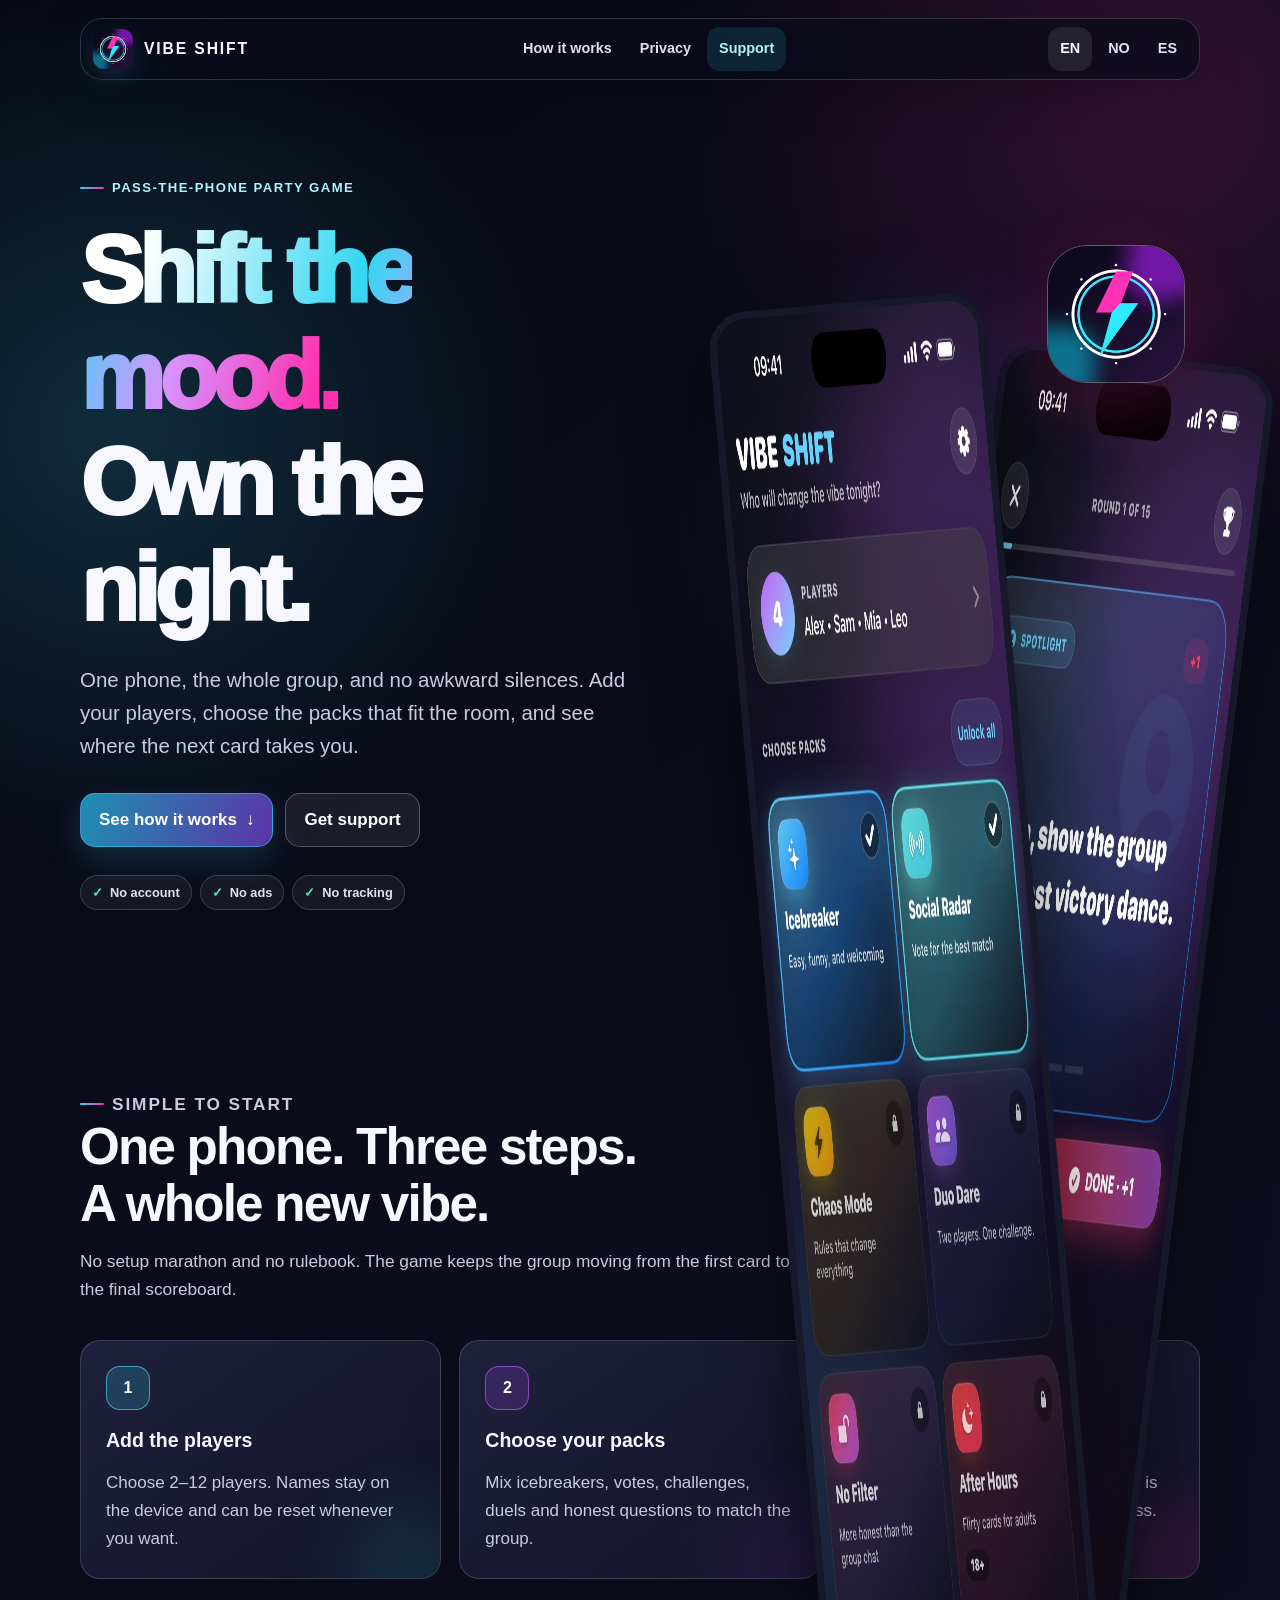
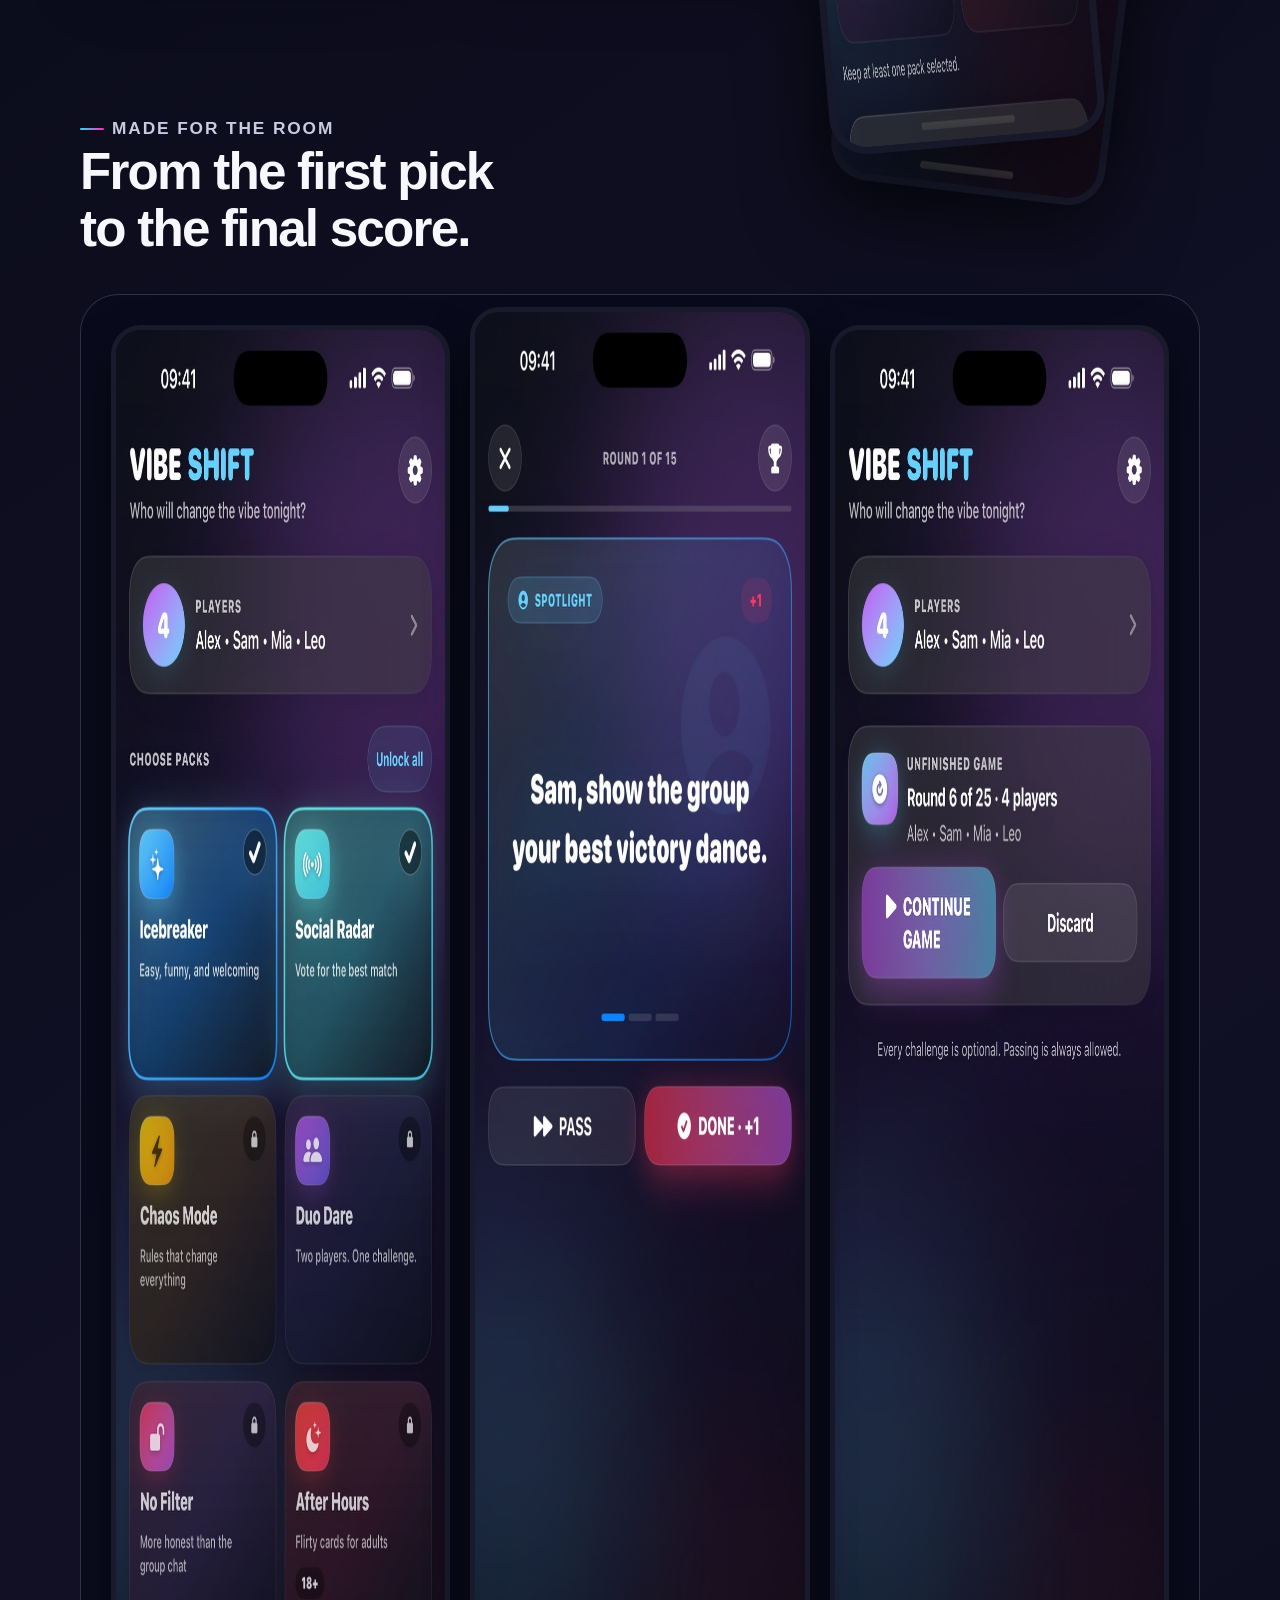
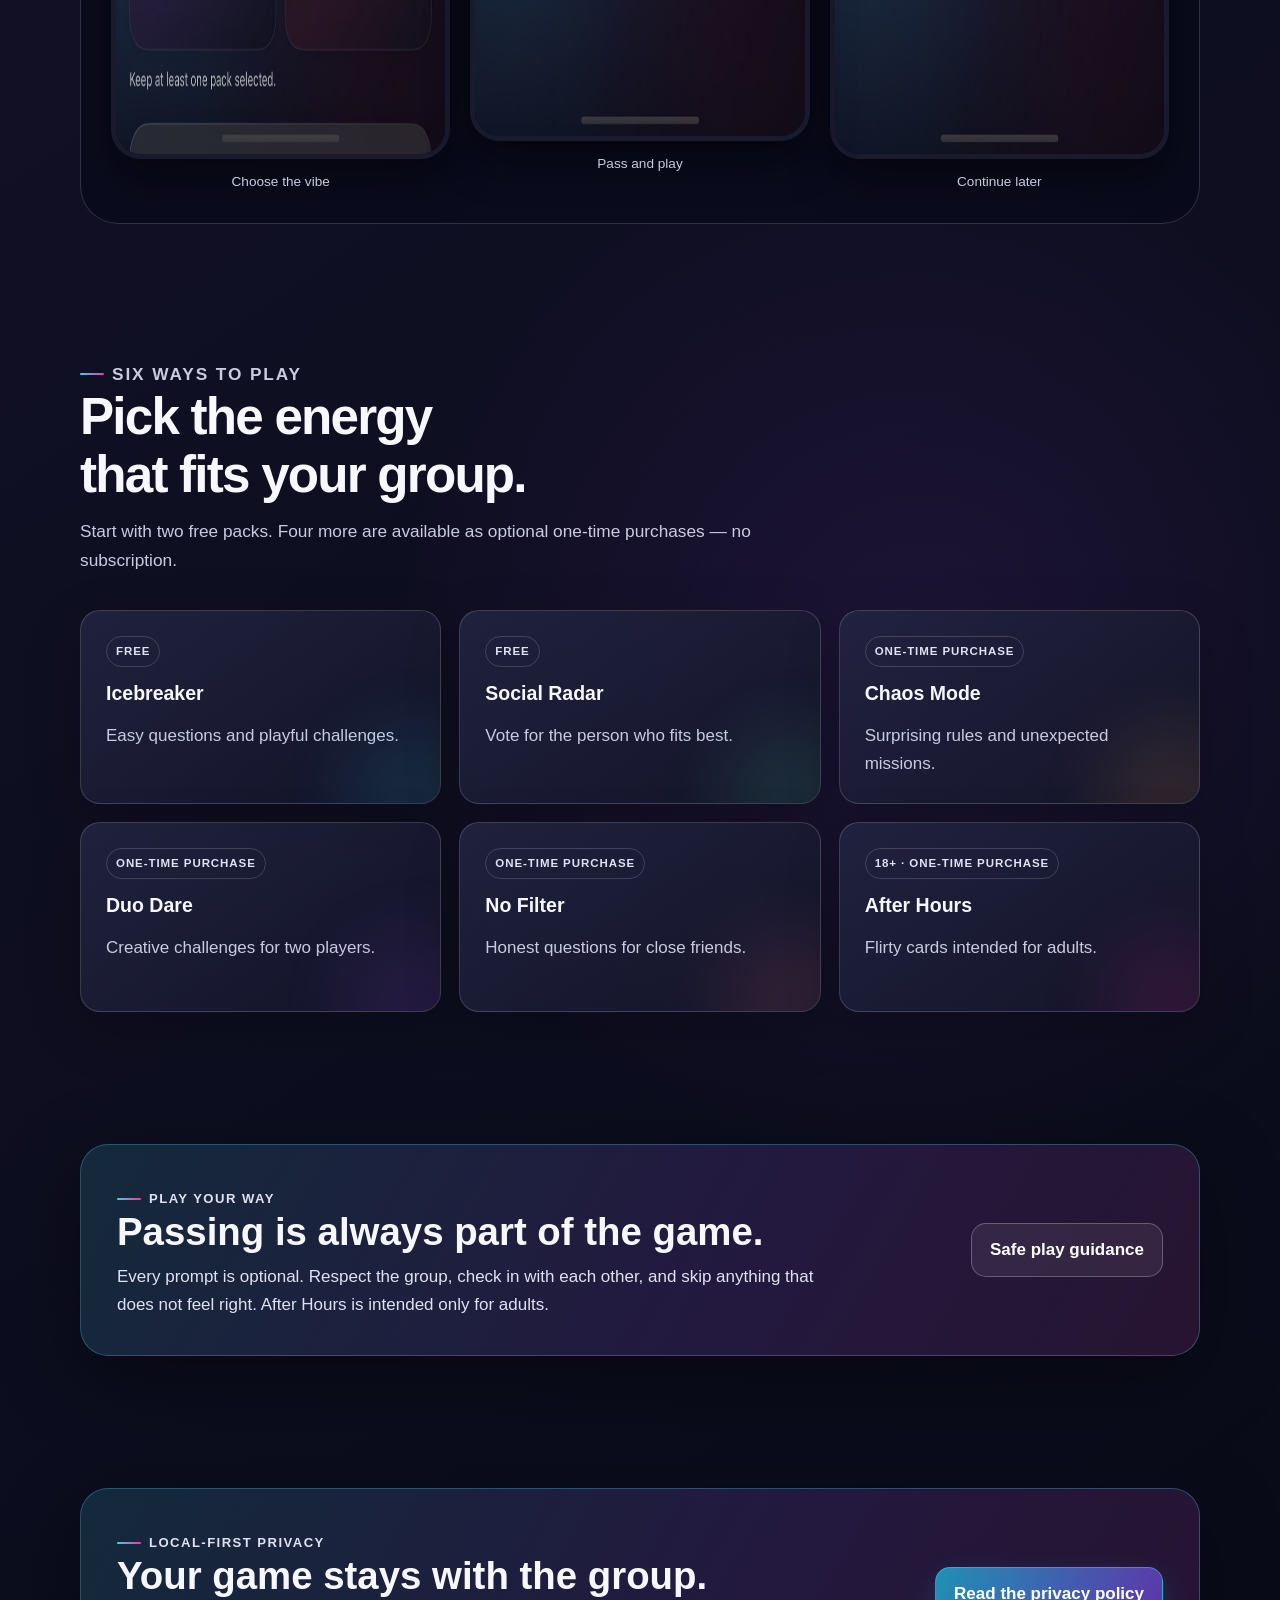
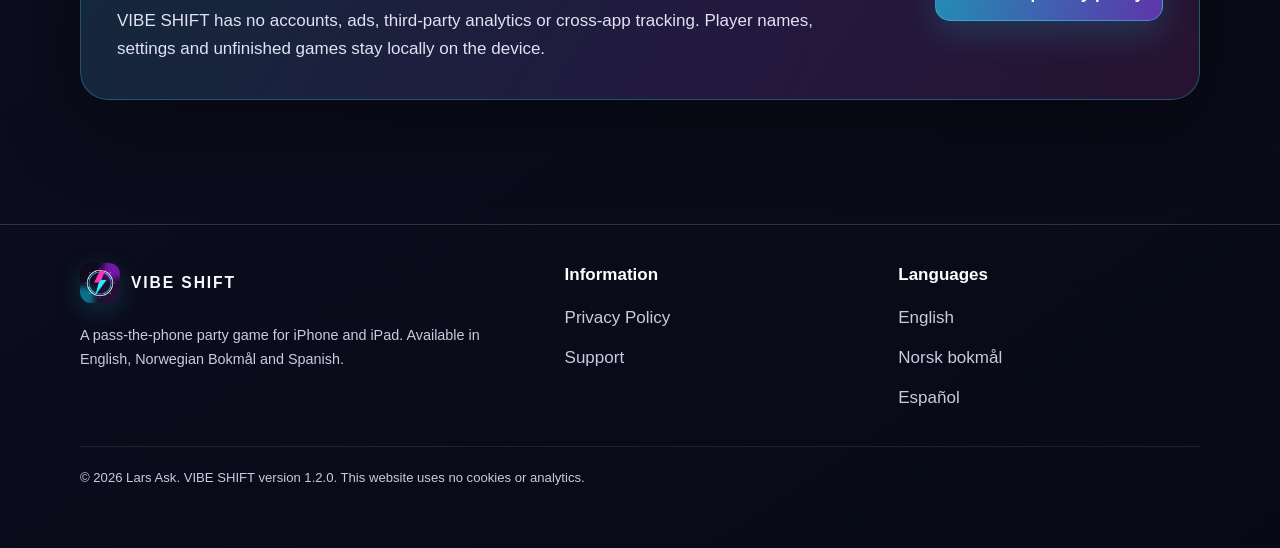
<file: index.html>
<!doctype html>
<html lang="en">
<head>
  <meta charset="utf-8">
  <meta name="viewport" content="width=device-width, initial-scale=1">
  <title>VIBE SHIFT — Cards that shift the mood</title>
  <meta name="description" content="VIBE SHIFT is a pass-the-phone party game for iPhone and iPad. Choose your packs, pass the phone, and play together.">
  <meta name="theme-color" content="#070914">
  <meta name="referrer" content="strict-origin-when-cross-origin">
  <link rel="canonical" href="https://lars12345678911.github.io/vibeshift/">
  <link rel="alternate" hreflang="en" href="https://lars12345678911.github.io/vibeshift/">
  <link rel="alternate" hreflang="nb" href="https://lars12345678911.github.io/vibeshift/nb/">
  <link rel="alternate" hreflang="es" href="https://lars12345678911.github.io/vibeshift/es/">
  <link rel="alternate" hreflang="x-default" href="https://lars12345678911.github.io/vibeshift/">
  <meta property="og:type" content="website">
  <meta property="og:title" content="VIBE SHIFT — Cards that shift the mood">
  <meta property="og:description" content="One phone. The whole group. No awkward silences.">
  <meta property="og:url" content="https://lars12345678911.github.io/vibeshift/">
  <meta property="og:image" content="https://lars12345678911.github.io/vibeshift/assets/app-icon.png">
  <link rel="icon" href="assets/app-icon.png" type="image/png">
  <link rel="apple-touch-icon" href="assets/app-icon.png">
  <link rel="stylesheet" href="styles.css">
</head>
<body>
  <a class="skip-link" href="#main">Skip to content</a>
  <header class="site-header">
    <div class="container nav-shell">
      <a class="brand" href="./" aria-label="VIBE SHIFT home">
        <img src="assets/app-icon.png" width="40" height="40" alt="">
        <span class="wordmark">VIBE SHIFT</span>
      </a>
      <nav aria-label="Main navigation">
        <ul class="nav-links">
          <li><a href="#how">How it works</a></li>
          <li><a href="privacy/">Privacy</a></li>
          <li><a class="nav-primary" href="support/">Support</a></li>
        </ul>
      </nav>
      <nav aria-label="Language">
        <ul class="language-links">
          <li><a href="./" lang="en" aria-current="page" aria-label="English">EN</a></li>
          <li><a href="nb/" lang="nb" aria-label="Norsk bokmål">NO</a></li>
          <li><a href="es/" lang="es" aria-label="Español">ES</a></li>
        </ul>
      </nav>
    </div>
  </header>

  <main id="main">
    <section class="container hero" aria-labelledby="hero-title">
      <div class="hero-copy-block">
        <p class="eyebrow">Pass-the-phone party game</p>
        <h1 id="hero-title"><span class="gradient-text">Shift the mood.</span><br>Own the night.</h1>
        <p class="hero-copy">One phone, the whole group, and no awkward silences. Add your players, choose the packs that fit the room, and see where the next card takes you.</p>
        <div class="actions">
          <a class="button button-primary" href="#how">See how it works <span aria-hidden="true">↓</span></a>
          <a class="button button-secondary" href="support/">Get support</a>
        </div>
        <ul class="trust-list" aria-label="Privacy highlights">
          <li>No account</li>
          <li>No ads</li>
          <li>No tracking</li>
        </ul>
      </div>
      <div class="hero-art" aria-label="VIBE SHIFT app preview">
        <img class="app-icon-large" src="assets/app-icon.png" width="138" height="138" alt="VIBE SHIFT app icon">
        <div class="phone-stack">
          <div class="phone-shot"><img src="assets/home.jpg" width="660" height="1434" alt="VIBE SHIFT pack selection screen"></div>
          <div class="phone-shot"><img src="assets/game.jpg" width="660" height="1434" alt="VIBE SHIFT game card screen"></div>
        </div>
        <div class="glow-orb" aria-hidden="true"></div>
      </div>
    </section>

    <section class="section" id="how" aria-labelledby="how-title">
      <div class="container">
        <div class="section-heading">
          <p class="eyebrow">Simple to start</p>
          <h2 id="how-title">One phone. Three steps. A whole new vibe.</h2>
          <p>No setup marathon and no rulebook. The game keeps the group moving from the first card to the final scoreboard.</p>
        </div>
        <div class="grid-3">
          <article class="card" style="--accent: var(--cyan)">
            <span class="card-number" aria-hidden="true">1</span>
            <h3>Add the players</h3>
            <p>Choose 2–12 players. Names stay on the device and can be reset whenever you want.</p>
          </article>
          <article class="card" style="--accent: var(--purple)">
            <span class="card-number" aria-hidden="true">2</span>
            <h3>Choose your packs</h3>
            <p>Mix icebreakers, votes, challenges, duels and honest questions to match the group.</p>
          </article>
          <article class="card" style="--accent: var(--pink)">
            <span class="card-number" aria-hidden="true">3</span>
            <h3>Pass the phone</h3>
            <p>Play 15, 25 or 40 rounds. Every card is optional, and anyone can always pass.</p>
          </article>
        </div>
      </div>
    </section>

    <section class="section-compact" aria-labelledby="preview-title">
      <div class="container">
        <div class="section-heading">
          <p class="eyebrow">Made for the room</p>
          <h2 id="preview-title">From the first pick to the final score.</h2>
        </div>
        <div class="screenshot-strip">
          <figure>
            <img src="assets/home.jpg" width="660" height="1434" alt="Choose card packs for the group">
            <figcaption>Choose the vibe</figcaption>
          </figure>
          <figure>
            <img src="assets/game.jpg" width="660" height="1434" alt="Play a VIBE SHIFT card together">
            <figcaption>Pass and play</figcaption>
          </figure>
          <figure>
            <img src="assets/resume.jpg" width="660" height="1434" alt="Continue a locally saved VIBE SHIFT game">
            <figcaption>Continue later</figcaption>
          </figure>
        </div>
      </div>
    </section>

    <section class="section" aria-labelledby="packs-title">
      <div class="container">
        <div class="section-heading">
          <p class="eyebrow">Six ways to play</p>
          <h2 id="packs-title">Pick the energy that fits your group.</h2>
          <p>Start with two free packs. Four more are available as optional one-time purchases — no subscription.</p>
        </div>
        <div class="feature-grid">
          <article class="card pack-card" style="--accent: #32d7f2"><span class="pack-label">Free</span><h3>Icebreaker</h3><p>Easy questions and playful challenges.</p></article>
          <article class="card pack-card" style="--accent: #55e7b1"><span class="pack-label">Free</span><h3>Social Radar</h3><p>Vote for the person who fits best.</p></article>
          <article class="card pack-card" style="--accent: #ffb155"><span class="pack-label">One-time purchase</span><h3>Chaos Mode</h3><p>Surprising rules and unexpected missions.</p></article>
          <article class="card pack-card" style="--accent: #a64dff"><span class="pack-label">One-time purchase</span><h3>Duo Dare</h3><p>Creative challenges for two players.</p></article>
          <article class="card pack-card" style="--accent: #ff7b92"><span class="pack-label">One-time purchase</span><h3>No Filter</h3><p>Honest questions for close friends.</p></article>
          <article class="card pack-card" style="--accent: #ff2ead"><span class="pack-label">18+ · One-time purchase</span><h3>After Hours</h3><p>Flirty cards intended for adults.</p></article>
        </div>
      </div>
    </section>

    <section class="section-compact" aria-labelledby="safe-title">
      <div class="container safe-banner">
        <div>
          <p class="eyebrow">Play your way</p>
          <h2 id="safe-title">Passing is always part of the game.</h2>
          <p>Every prompt is optional. Respect the group, check in with each other, and skip anything that does not feel right. After Hours is intended only for adults.</p>
        </div>
        <a class="button button-secondary" href="support/#safe-play">Safe play guidance</a>
      </div>
    </section>

    <section class="section" aria-labelledby="privacy-title">
      <div class="container privacy-banner">
        <div>
          <p class="eyebrow">Local-first privacy</p>
          <h2 id="privacy-title">Your game stays with the group.</h2>
          <p>VIBE SHIFT has no accounts, ads, third-party analytics or cross-app tracking. Player names, settings and unfinished games stay locally on the device.</p>
        </div>
        <a class="button button-primary" href="privacy/">Read the privacy policy</a>
      </div>
    </section>
  </main>

  <footer class="site-footer">
    <div class="container">
      <div class="footer-grid">
        <div class="footer-brand">
          <a class="brand" href="./"><img src="assets/app-icon.png" width="40" height="40" alt=""><span class="wordmark">VIBE SHIFT</span></a>
          <p>A pass-the-phone party game for iPhone and iPad. Available in English, Norwegian Bokmål and Spanish.</p>
        </div>
        <div class="footer-column">
          <strong>Information</strong>
          <ul><li><a href="privacy/">Privacy Policy</a></li><li><a href="support/">Support</a></li></ul>
        </div>
        <div class="footer-column">
          <strong>Languages</strong>
          <ul><li><a href="./" lang="en">English</a></li><li><a href="nb/" lang="nb">Norsk bokmål</a></li><li><a href="es/" lang="es">Español</a></li></ul>
        </div>
      </div>
      <p class="copyright">© 2026 Lars Ask. VIBE SHIFT version 1.2.0. This website uses no cookies or analytics.</p>
    </div>
  </footer>
</body>
</html>
</file>
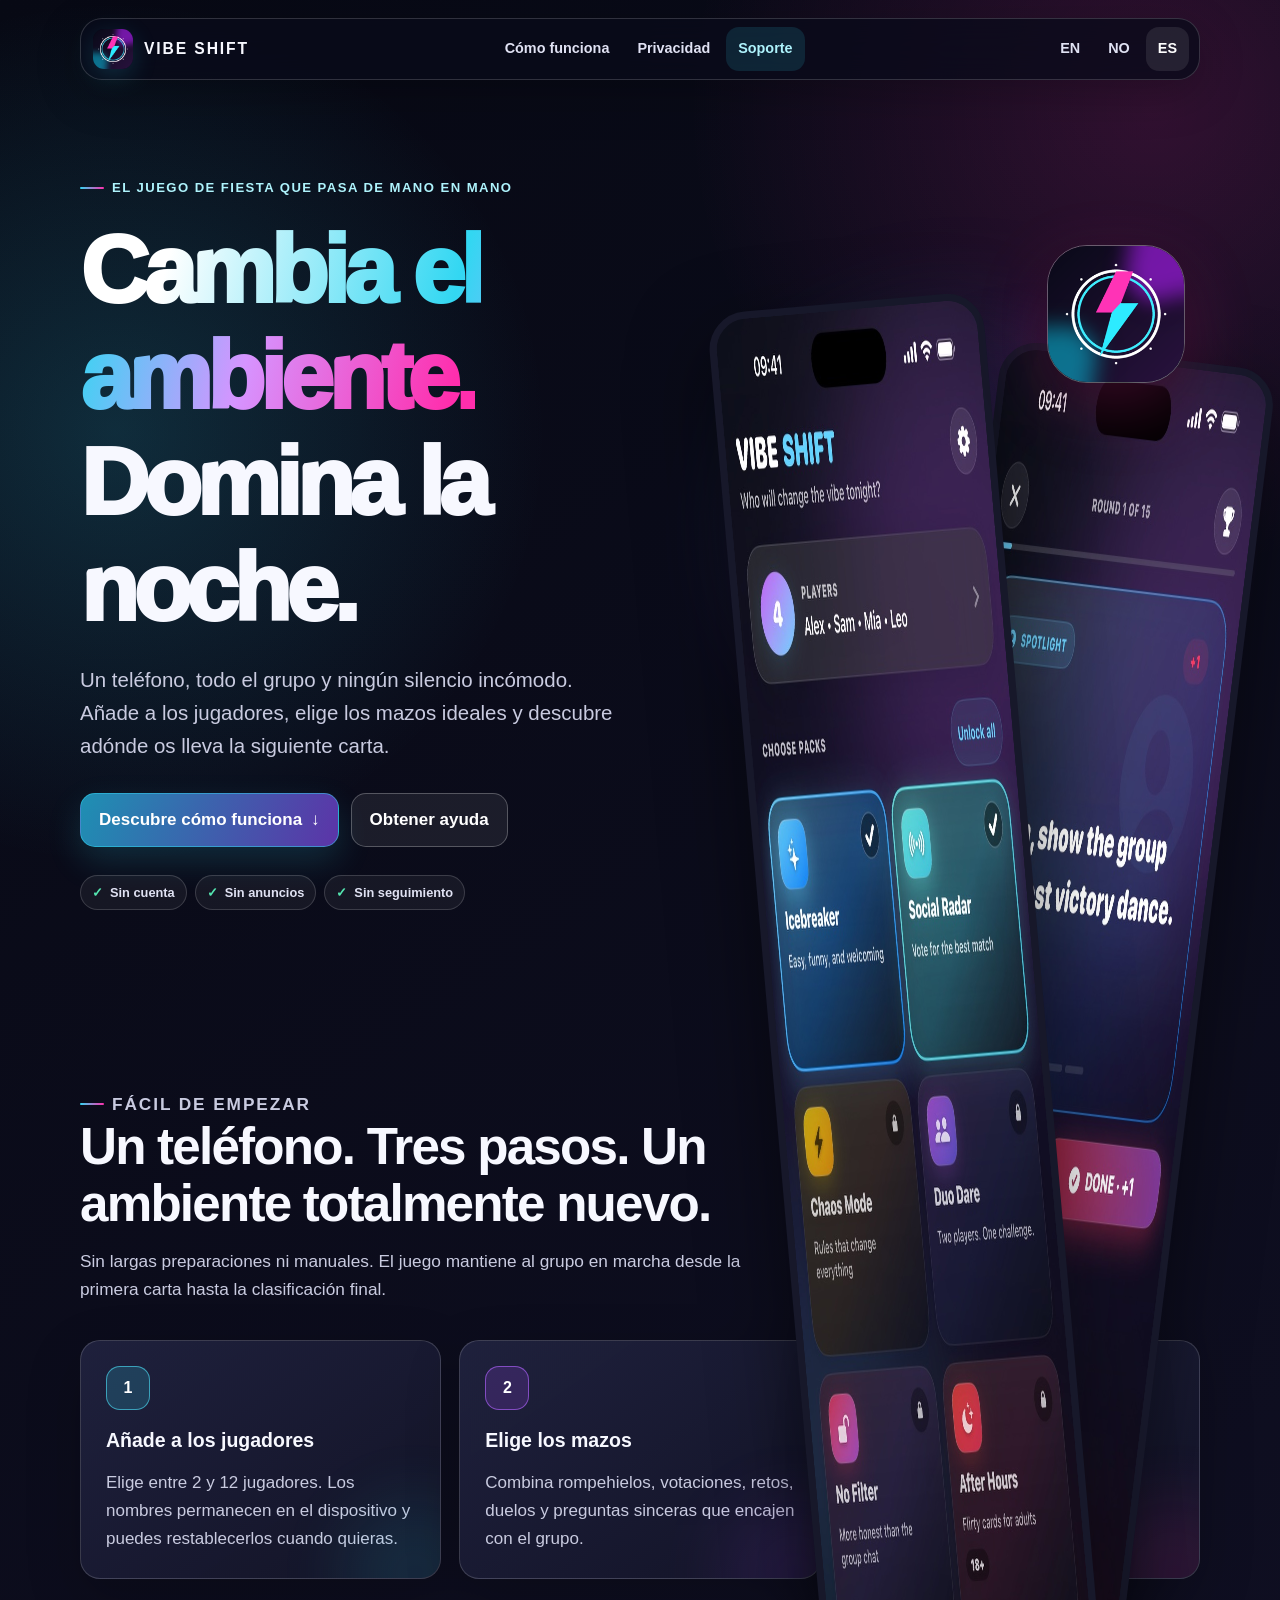
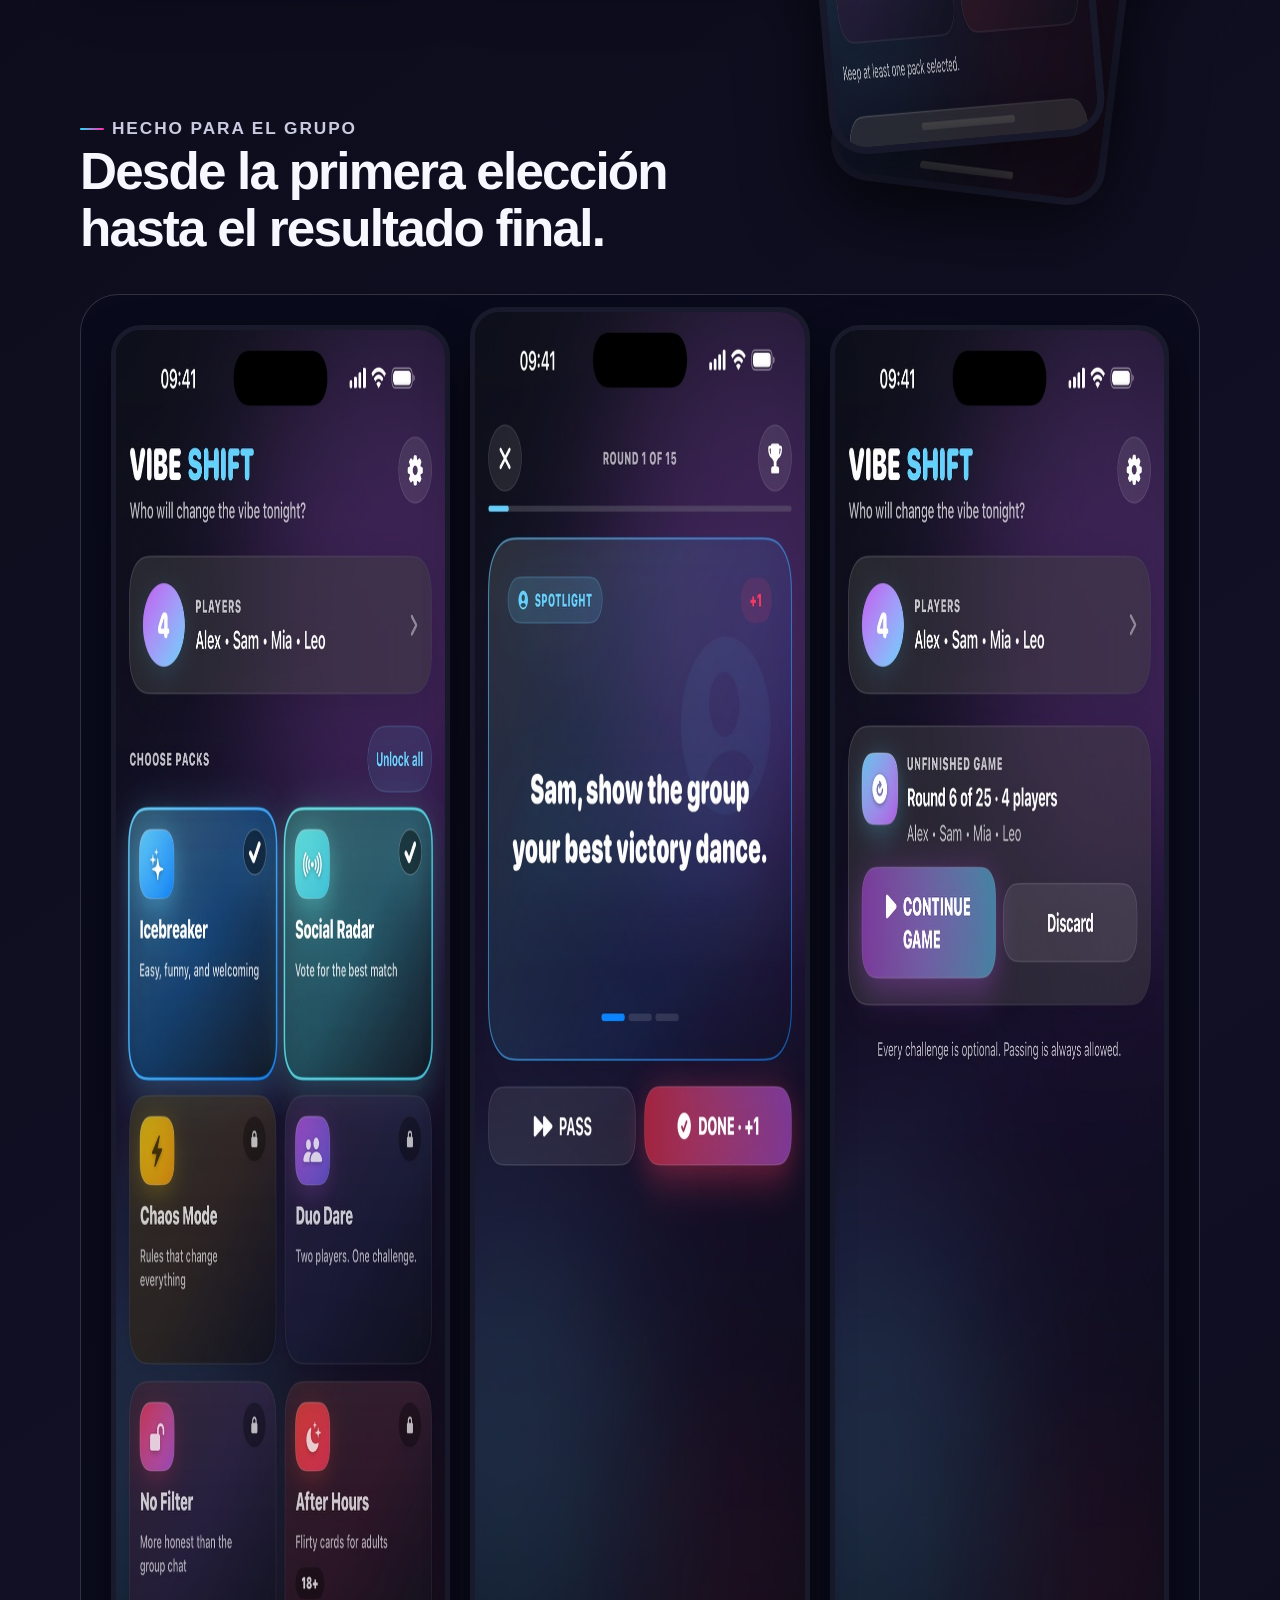
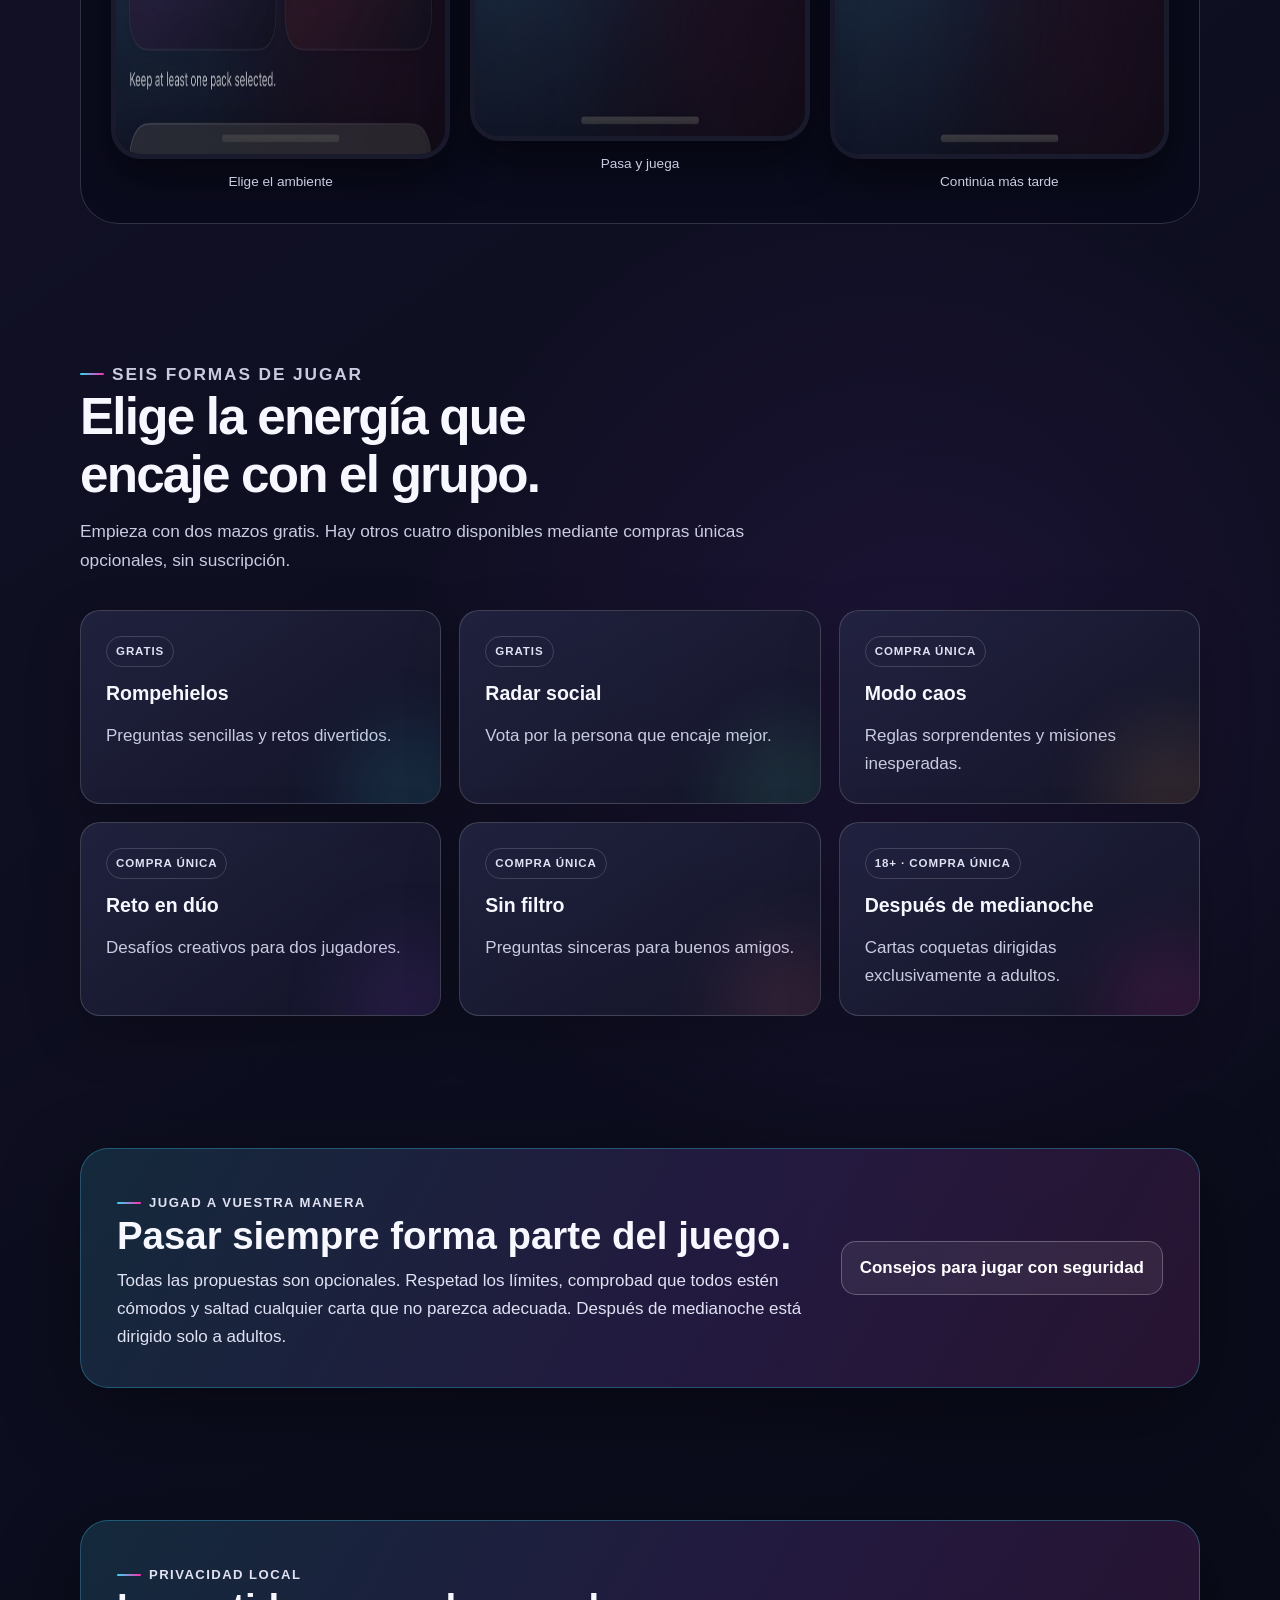
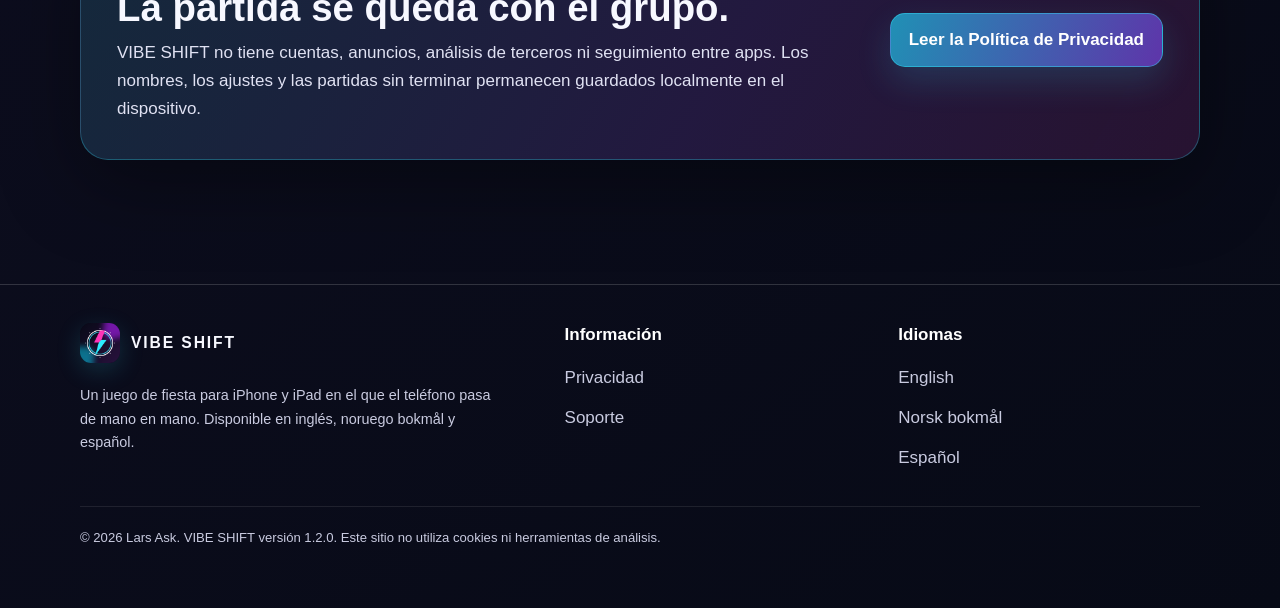
<file: es/index.html>
<!doctype html>
<html lang="es">
<head>
  <meta charset="utf-8">
  <meta name="viewport" content="width=device-width, initial-scale=1">
  <title>VIBE SHIFT — Cartas que cambian el ambiente</title>
  <meta name="description" content="VIBE SHIFT es el juego de fiesta en el que el teléfono pasa de mano en mano. Elige los mazos y juega en grupo.">
  <meta name="theme-color" content="#070914"><meta name="referrer" content="strict-origin-when-cross-origin">
  <link rel="canonical" href="https://lars12345678911.github.io/vibeshift/es/"><link rel="alternate" hreflang="en" href="https://lars12345678911.github.io/vibeshift/"><link rel="alternate" hreflang="nb" href="https://lars12345678911.github.io/vibeshift/nb/"><link rel="alternate" hreflang="es" href="https://lars12345678911.github.io/vibeshift/es/"><link rel="alternate" hreflang="x-default" href="https://lars12345678911.github.io/vibeshift/">
  <meta property="og:type" content="website"><meta property="og:title" content="VIBE SHIFT — Cartas que cambian el ambiente"><meta property="og:description" content="Un teléfono. Todo el grupo. Ningún silencio incómodo."><meta property="og:url" content="https://lars12345678911.github.io/vibeshift/es/"><meta property="og:image" content="https://lars12345678911.github.io/vibeshift/assets/app-icon.png">
  <link rel="icon" href="../assets/app-icon.png" type="image/png"><link rel="apple-touch-icon" href="../assets/app-icon.png"><link rel="stylesheet" href="../styles.css">
</head>
<body>
  <a class="skip-link" href="#main">Ir al contenido</a>
  <header class="site-header"><div class="container nav-shell"><a class="brand" href="./" aria-label="Inicio de VIBE SHIFT"><img src="../assets/app-icon.png" width="40" height="40" alt=""><span class="wordmark">VIBE SHIFT</span></a><nav aria-label="Navegación principal"><ul class="nav-links"><li><a href="#como-funciona">Cómo funciona</a></li><li><a href="privacy/">Privacidad</a></li><li><a class="nav-primary" href="support/">Soporte</a></li></ul></nav><nav aria-label="Idioma"><ul class="language-links"><li><a href="../" lang="en" aria-label="English">EN</a></li><li><a href="../nb/" lang="nb" aria-label="Norsk bokmål">NO</a></li><li><a href="./" lang="es" aria-current="page" aria-label="Español">ES</a></li></ul></nav></div></header>

  <main id="main">
    <section class="container hero" aria-labelledby="hero-title"><div class="hero-copy-block"><p class="eyebrow">El juego de fiesta que pasa de mano en mano</p><h1 id="hero-title"><span class="gradient-text">Cambia el ambiente.</span><br>Domina la noche.</h1><p class="hero-copy">Un teléfono, todo el grupo y ningún silencio incómodo. Añade a los jugadores, elige los mazos ideales y descubre adónde os lleva la siguiente carta.</p><div class="actions"><a class="button button-primary" href="#como-funciona">Descubre cómo funciona <span aria-hidden="true">↓</span></a><a class="button button-secondary" href="support/">Obtener ayuda</a></div><ul class="trust-list" aria-label="Privacidad en pocas palabras"><li>Sin cuenta</li><li>Sin anuncios</li><li>Sin seguimiento</li></ul></div><div class="hero-art" aria-label="Vista previa de VIBE SHIFT"><img class="app-icon-large" src="../assets/app-icon.png" width="138" height="138" alt="Icono de la app VIBE SHIFT"><div class="phone-stack"><div class="phone-shot"><img src="../assets/home.jpg" width="660" height="1434" alt="Selección de mazos en VIBE SHIFT"></div><div class="phone-shot"><img src="../assets/game.jpg" width="660" height="1434" alt="Carta de juego de VIBE SHIFT"></div></div><div class="glow-orb" aria-hidden="true"></div></div></section>

    <section class="section" id="como-funciona" aria-labelledby="how-title"><div class="container"><div class="section-heading"><p class="eyebrow">Fácil de empezar</p><h2 id="how-title">Un teléfono. Tres pasos. Un ambiente totalmente nuevo.</h2><p>Sin largas preparaciones ni manuales. El juego mantiene al grupo en marcha desde la primera carta hasta la clasificación final.</p></div><div class="grid-3"><article class="card" style="--accent: var(--cyan)"><span class="card-number" aria-hidden="true">1</span><h3>Añade a los jugadores</h3><p>Elige entre 2 y 12 jugadores. Los nombres permanecen en el dispositivo y puedes restablecerlos cuando quieras.</p></article><article class="card" style="--accent: var(--purple)"><span class="card-number" aria-hidden="true">2</span><h3>Elige los mazos</h3><p>Combina rompehielos, votaciones, retos, duelos y preguntas sinceras que encajen con el grupo.</p></article><article class="card" style="--accent: var(--pink)"><span class="card-number" aria-hidden="true">3</span><h3>Pasa el teléfono</h3><p>Juega 15, 25 o 40 rondas. Todas las cartas son opcionales y siempre se puede pasar.</p></article></div></div></section>

    <section class="section-compact" aria-labelledby="preview-title"><div class="container"><div class="section-heading"><p class="eyebrow">Hecho para el grupo</p><h2 id="preview-title">Desde la primera elección hasta el resultado final.</h2></div><div class="screenshot-strip"><figure><img src="../assets/home.jpg" width="660" height="1434" alt="Elige mazos para el grupo"><figcaption>Elige el ambiente</figcaption></figure><figure><img src="../assets/game.jpg" width="660" height="1434" alt="Juega una carta de VIBE SHIFT en grupo"><figcaption>Pasa y juega</figcaption></figure><figure><img src="../assets/resume.jpg" width="660" height="1434" alt="Continúa una partida de VIBE SHIFT guardada localmente"><figcaption>Continúa más tarde</figcaption></figure></div></div></section>

    <section class="section" aria-labelledby="packs-title"><div class="container"><div class="section-heading"><p class="eyebrow">Seis formas de jugar</p><h2 id="packs-title">Elige la energía que encaje con el grupo.</h2><p>Empieza con dos mazos gratis. Hay otros cuatro disponibles mediante compras únicas opcionales, sin suscripción.</p></div><div class="feature-grid"><article class="card pack-card" style="--accent: #32d7f2"><span class="pack-label">Gratis</span><h3>Rompehielos</h3><p>Preguntas sencillas y retos divertidos.</p></article><article class="card pack-card" style="--accent: #55e7b1"><span class="pack-label">Gratis</span><h3>Radar social</h3><p>Vota por la persona que encaje mejor.</p></article><article class="card pack-card" style="--accent: #ffb155"><span class="pack-label">Compra única</span><h3>Modo caos</h3><p>Reglas sorprendentes y misiones inesperadas.</p></article><article class="card pack-card" style="--accent: #a64dff"><span class="pack-label">Compra única</span><h3>Reto en dúo</h3><p>Desafíos creativos para dos jugadores.</p></article><article class="card pack-card" style="--accent: #ff7b92"><span class="pack-label">Compra única</span><h3>Sin filtro</h3><p>Preguntas sinceras para buenos amigos.</p></article><article class="card pack-card" style="--accent: #ff2ead"><span class="pack-label">18+ · Compra única</span><h3>Después de medianoche</h3><p>Cartas coquetas dirigidas exclusivamente a adultos.</p></article></div></div></section>

    <section class="section-compact" aria-labelledby="safe-title"><div class="container safe-banner"><div><p class="eyebrow">Jugad a vuestra manera</p><h2 id="safe-title">Pasar siempre forma parte del juego.</h2><p>Todas las propuestas son opcionales. Respetad los límites, comprobad que todos estén cómodos y saltad cualquier carta que no parezca adecuada. Después de medianoche está dirigido solo a adultos.</p></div><a class="button button-secondary" href="support/#juego-seguro">Consejos para jugar con seguridad</a></div></section>

    <section class="section" aria-labelledby="privacy-title"><div class="container privacy-banner"><div><p class="eyebrow">Privacidad local</p><h2 id="privacy-title">La partida se queda con el grupo.</h2><p>VIBE SHIFT no tiene cuentas, anuncios, análisis de terceros ni seguimiento entre apps. Los nombres, los ajustes y las partidas sin terminar permanecen guardados localmente en el dispositivo.</p></div><a class="button button-primary" href="privacy/">Leer la Política de Privacidad</a></div></section>
  </main>

  <footer class="site-footer"><div class="container"><div class="footer-grid"><div class="footer-brand"><a class="brand" href="./"><img src="../assets/app-icon.png" width="40" height="40" alt=""><span class="wordmark">VIBE SHIFT</span></a><p>Un juego de fiesta para iPhone y iPad en el que el teléfono pasa de mano en mano. Disponible en inglés, noruego bokmål y español.</p></div><div class="footer-column"><strong>Información</strong><ul><li><a href="privacy/">Privacidad</a></li><li><a href="support/">Soporte</a></li></ul></div><div class="footer-column"><strong>Idiomas</strong><ul><li><a href="../" lang="en">English</a></li><li><a href="../nb/" lang="nb">Norsk bokmål</a></li><li><a href="./" lang="es">Español</a></li></ul></div></div><p class="copyright">© 2026 Lars Ask. VIBE SHIFT versión 1.2.0. Este sitio no utiliza cookies ni herramientas de análisis.</p></div></footer>
</body>
</html>
</file>
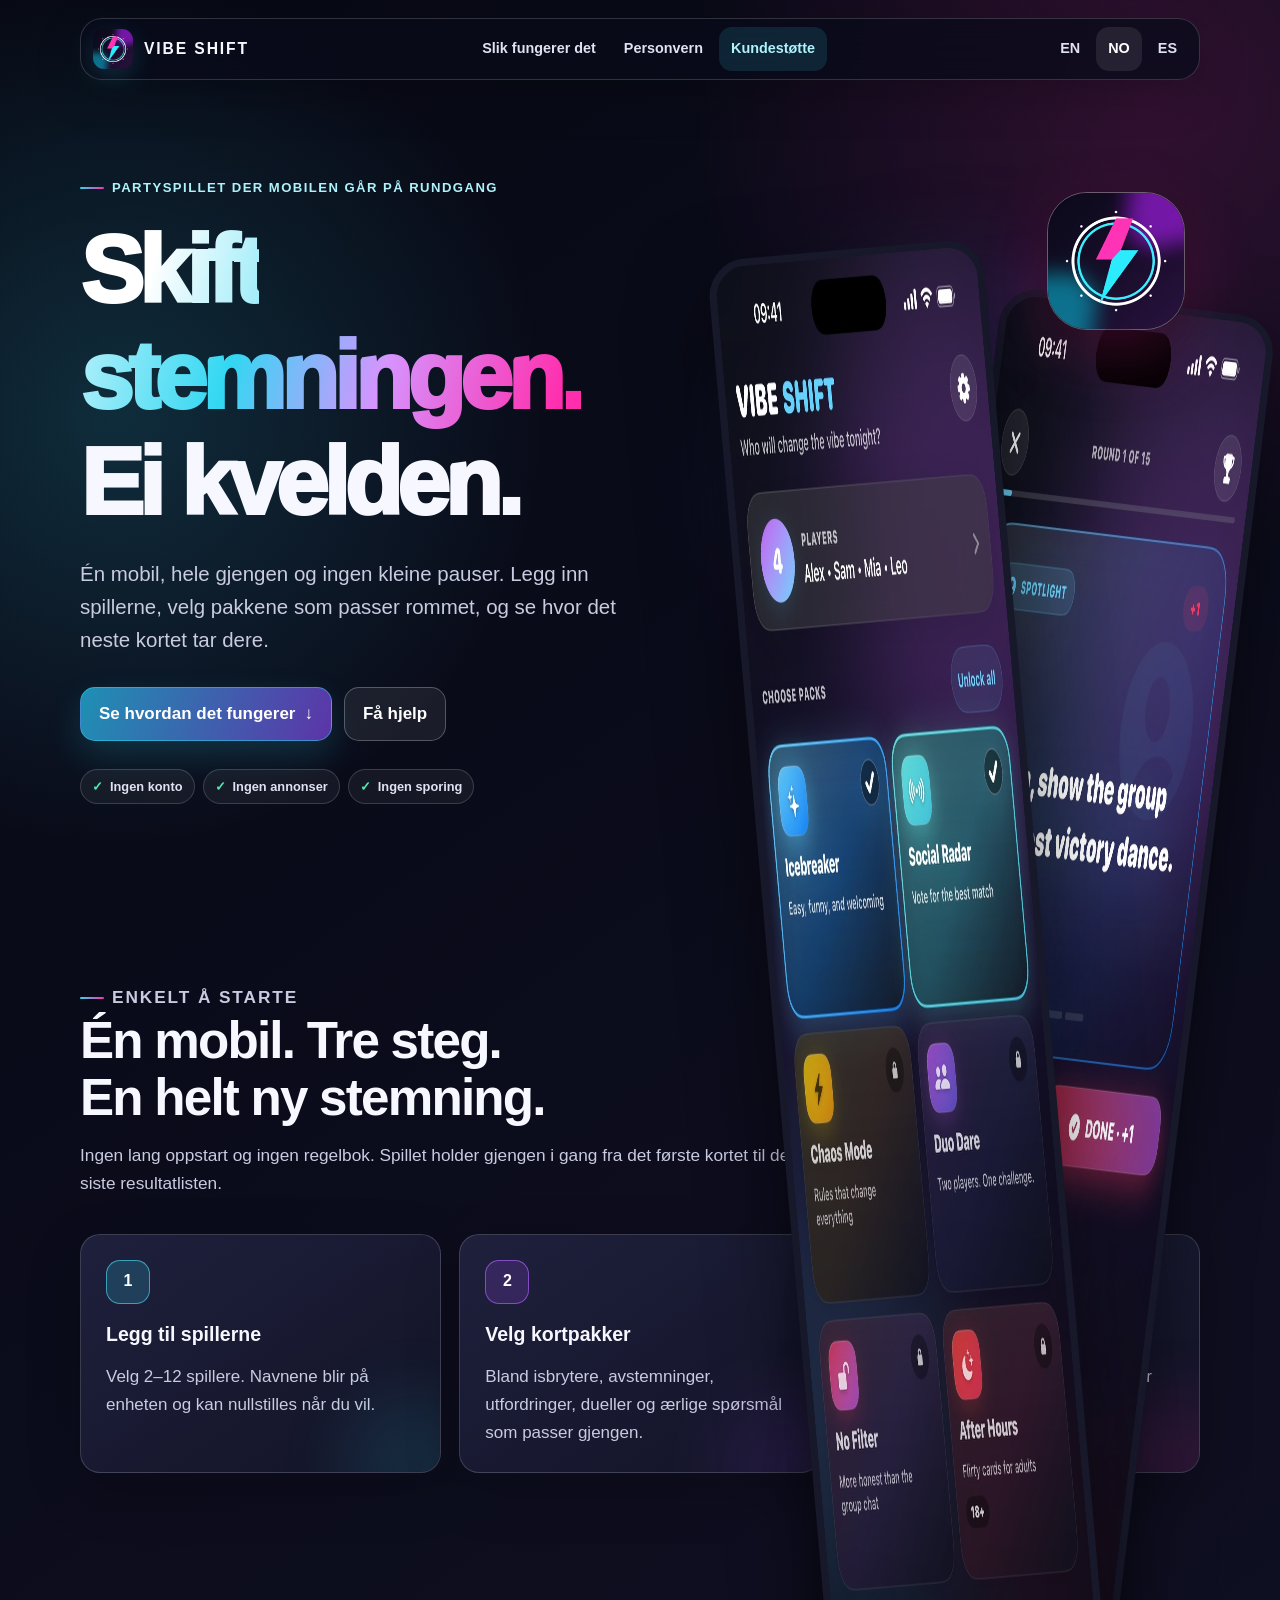
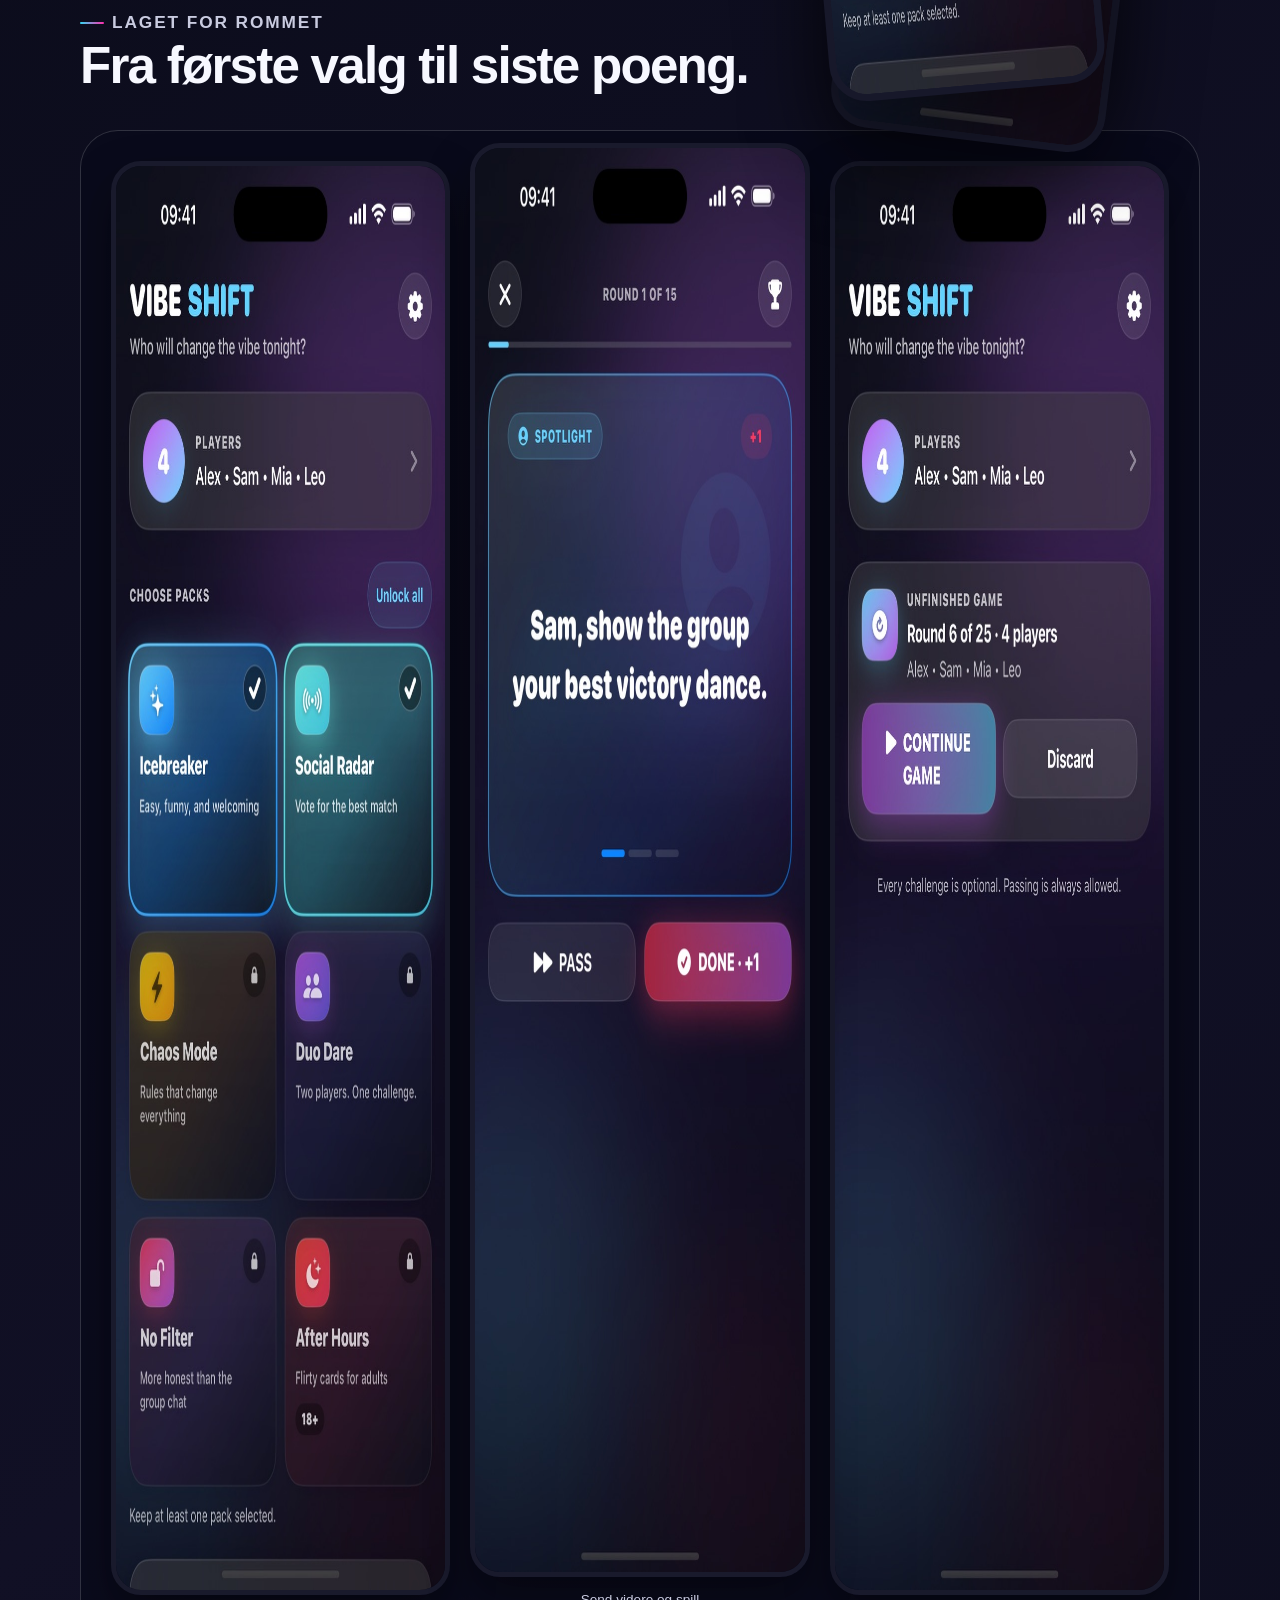
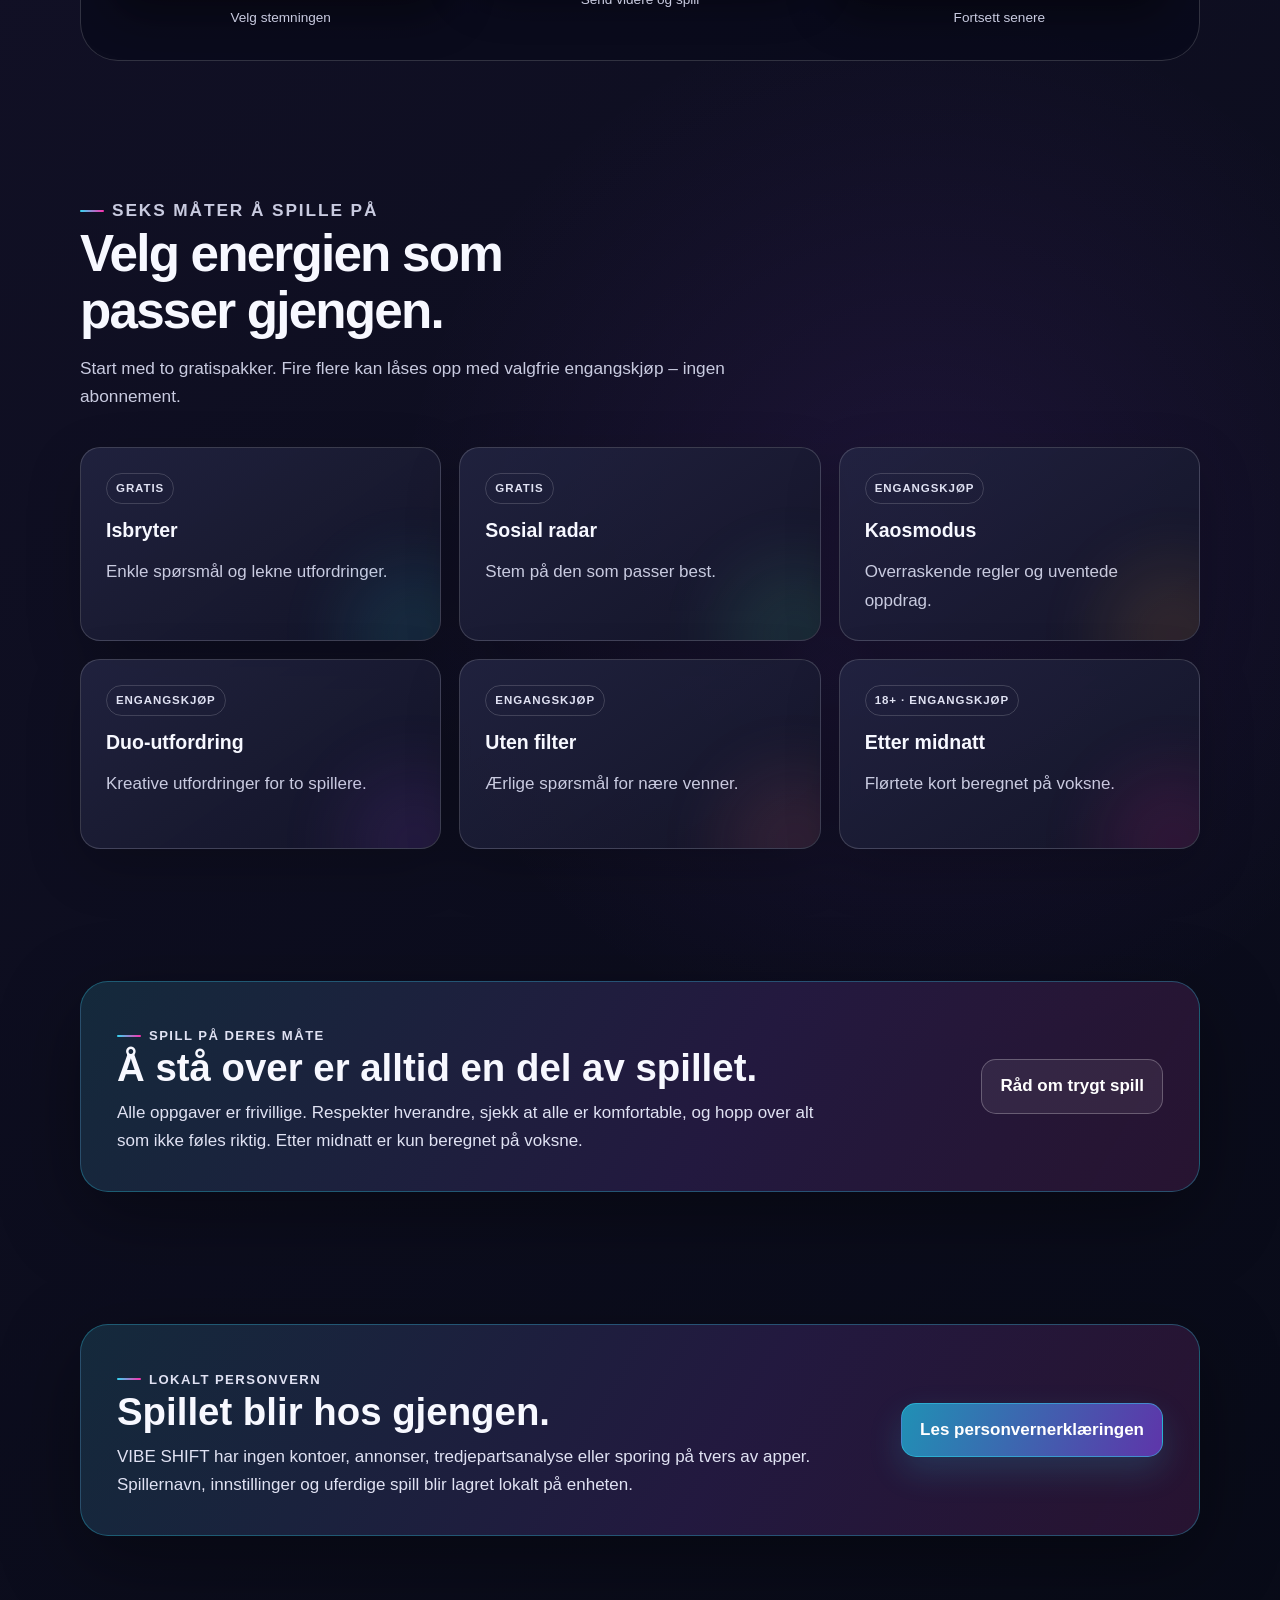
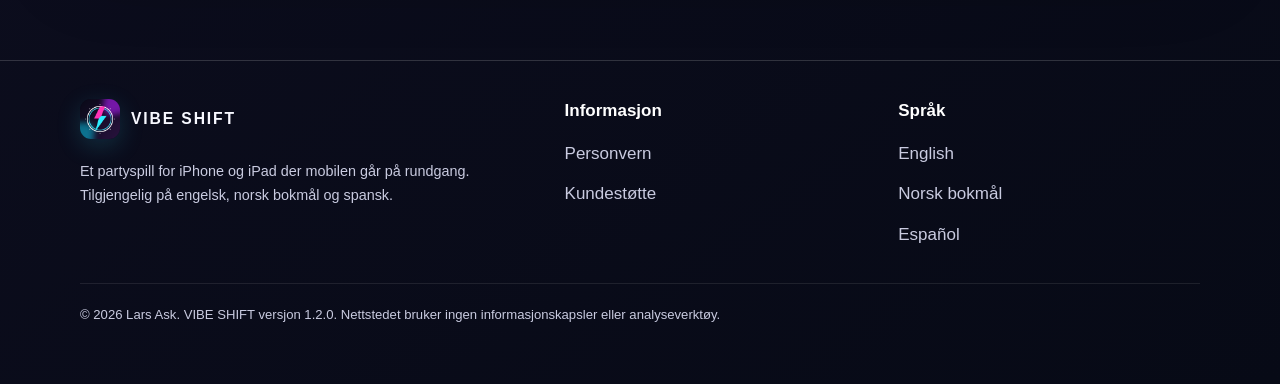
<file: nb/index.html>
<!doctype html>
<html lang="nb">
<head>
  <meta charset="utf-8">
  <meta name="viewport" content="width=device-width, initial-scale=1">
  <title>VIBE SHIFT — Kort som endrer stemningen</title>
  <meta name="description" content="VIBE SHIFT er partyspillet der mobilen går på rundgang. Velg pakker, send mobilen videre og spill sammen.">
  <meta name="theme-color" content="#070914">
  <meta name="referrer" content="strict-origin-when-cross-origin">
  <link rel="canonical" href="https://lars12345678911.github.io/vibeshift/nb/">
  <link rel="alternate" hreflang="en" href="https://lars12345678911.github.io/vibeshift/">
  <link rel="alternate" hreflang="nb" href="https://lars12345678911.github.io/vibeshift/nb/">
  <link rel="alternate" hreflang="es" href="https://lars12345678911.github.io/vibeshift/es/">
  <link rel="alternate" hreflang="x-default" href="https://lars12345678911.github.io/vibeshift/">
  <meta property="og:type" content="website"><meta property="og:title" content="VIBE SHIFT — Kort som endrer stemningen"><meta property="og:description" content="Én mobil. Hele gjengen. Ingen kleine pauser."><meta property="og:url" content="https://lars12345678911.github.io/vibeshift/nb/"><meta property="og:image" content="https://lars12345678911.github.io/vibeshift/assets/app-icon.png">
  <link rel="icon" href="../assets/app-icon.png" type="image/png"><link rel="apple-touch-icon" href="../assets/app-icon.png"><link rel="stylesheet" href="../styles.css">
</head>
<body>
  <a class="skip-link" href="#main">Gå til innholdet</a>
  <header class="site-header"><div class="container nav-shell"><a class="brand" href="./" aria-label="VIBE SHIFT-forsiden"><img src="../assets/app-icon.png" width="40" height="40" alt=""><span class="wordmark">VIBE SHIFT</span></a><nav aria-label="Hovedmeny"><ul class="nav-links"><li><a href="#slik-fungerer-det">Slik fungerer det</a></li><li><a href="privacy/">Personvern</a></li><li><a class="nav-primary" href="support/">Kundestøtte</a></li></ul></nav><nav aria-label="Språk"><ul class="language-links"><li><a href="../" lang="en" aria-label="English">EN</a></li><li><a href="./" lang="nb" aria-current="page" aria-label="Norsk bokmål">NO</a></li><li><a href="../es/" lang="es" aria-label="Español">ES</a></li></ul></nav></div></header>

  <main id="main">
    <section class="container hero" aria-labelledby="hero-title">
      <div class="hero-copy-block"><p class="eyebrow">Partyspillet der mobilen går på rundgang</p><h1 id="hero-title"><span class="gradient-text">Skift stemningen.</span><br>Ei kvelden.</h1><p class="hero-copy">Én mobil, hele gjengen og ingen kleine pauser. Legg inn spillerne, velg pakkene som passer rommet, og se hvor det neste kortet tar dere.</p><div class="actions"><a class="button button-primary" href="#slik-fungerer-det">Se hvordan det fungerer <span aria-hidden="true">↓</span></a><a class="button button-secondary" href="support/">Få hjelp</a></div><ul class="trust-list" aria-label="Personvern i korte trekk"><li>Ingen konto</li><li>Ingen annonser</li><li>Ingen sporing</li></ul></div>
      <div class="hero-art" aria-label="Forhåndsvisning av VIBE SHIFT"><img class="app-icon-large" src="../assets/app-icon.png" width="138" height="138" alt="Appikonet til VIBE SHIFT"><div class="phone-stack"><div class="phone-shot"><img src="../assets/home.jpg" width="660" height="1434" alt="Pakkevalg i VIBE SHIFT"></div><div class="phone-shot"><img src="../assets/game.jpg" width="660" height="1434" alt="Et spillkort i VIBE SHIFT"></div></div><div class="glow-orb" aria-hidden="true"></div></div>
    </section>

    <section class="section" id="slik-fungerer-det" aria-labelledby="how-title"><div class="container"><div class="section-heading"><p class="eyebrow">Enkelt å starte</p><h2 id="how-title">Én mobil. Tre steg. En helt ny stemning.</h2><p>Ingen lang oppstart og ingen regelbok. Spillet holder gjengen i gang fra det første kortet til den siste resultatlisten.</p></div><div class="grid-3"><article class="card" style="--accent: var(--cyan)"><span class="card-number" aria-hidden="true">1</span><h3>Legg til spillerne</h3><p>Velg 2–12 spillere. Navnene blir på enheten og kan nullstilles når du vil.</p></article><article class="card" style="--accent: var(--purple)"><span class="card-number" aria-hidden="true">2</span><h3>Velg kortpakker</h3><p>Bland isbrytere, avstemninger, utfordringer, dueller og ærlige spørsmål som passer gjengen.</p></article><article class="card" style="--accent: var(--pink)"><span class="card-number" aria-hidden="true">3</span><h3>Send mobilen videre</h3><p>Spill 15, 25 eller 40 runder. Alle kort er frivillige, og alle kan alltid stå over.</p></article></div></div></section>

    <section class="section-compact" aria-labelledby="preview-title"><div class="container"><div class="section-heading"><p class="eyebrow">Laget for rommet</p><h2 id="preview-title">Fra første valg til siste poeng.</h2></div><div class="screenshot-strip"><figure><img src="../assets/home.jpg" width="660" height="1434" alt="Velg kortpakker for gjengen"><figcaption>Velg stemningen</figcaption></figure><figure><img src="../assets/game.jpg" width="660" height="1434" alt="Spill et VIBE SHIFT-kort sammen"><figcaption>Send videre og spill</figcaption></figure><figure><img src="../assets/resume.jpg" width="660" height="1434" alt="Fortsett et lokalt lagret VIBE SHIFT-spill"><figcaption>Fortsett senere</figcaption></figure></div></div></section>

    <section class="section" aria-labelledby="packs-title"><div class="container"><div class="section-heading"><p class="eyebrow">Seks måter å spille på</p><h2 id="packs-title">Velg energien som passer gjengen.</h2><p>Start med to gratispakker. Fire flere kan låses opp med valgfrie engangskjøp – ingen abonnement.</p></div><div class="feature-grid"><article class="card pack-card" style="--accent: #32d7f2"><span class="pack-label">Gratis</span><h3>Isbryter</h3><p>Enkle spørsmål og lekne utfordringer.</p></article><article class="card pack-card" style="--accent: #55e7b1"><span class="pack-label">Gratis</span><h3>Sosial radar</h3><p>Stem på den som passer best.</p></article><article class="card pack-card" style="--accent: #ffb155"><span class="pack-label">Engangskjøp</span><h3>Kaosmodus</h3><p>Overraskende regler og uventede oppdrag.</p></article><article class="card pack-card" style="--accent: #a64dff"><span class="pack-label">Engangskjøp</span><h3>Duo-utfordring</h3><p>Kreative utfordringer for to spillere.</p></article><article class="card pack-card" style="--accent: #ff7b92"><span class="pack-label">Engangskjøp</span><h3>Uten filter</h3><p>Ærlige spørsmål for nære venner.</p></article><article class="card pack-card" style="--accent: #ff2ead"><span class="pack-label">18+ · Engangskjøp</span><h3>Etter midnatt</h3><p>Flørtete kort beregnet på voksne.</p></article></div></div></section>

    <section class="section-compact" aria-labelledby="safe-title"><div class="container safe-banner"><div><p class="eyebrow">Spill på deres måte</p><h2 id="safe-title">Å stå over er alltid en del av spillet.</h2><p>Alle oppgaver er frivillige. Respekter hverandre, sjekk at alle er komfortable, og hopp over alt som ikke føles riktig. Etter midnatt er kun beregnet på voksne.</p></div><a class="button button-secondary" href="support/#trygt-spill">Råd om trygt spill</a></div></section>

    <section class="section" aria-labelledby="privacy-title"><div class="container privacy-banner"><div><p class="eyebrow">Lokalt personvern</p><h2 id="privacy-title">Spillet blir hos gjengen.</h2><p>VIBE SHIFT har ingen kontoer, annonser, tredjepartsanalyse eller sporing på tvers av apper. Spillernavn, innstillinger og uferdige spill blir lagret lokalt på enheten.</p></div><a class="button button-primary" href="privacy/">Les personvernerklæringen</a></div></section>
  </main>

  <footer class="site-footer"><div class="container"><div class="footer-grid"><div class="footer-brand"><a class="brand" href="./"><img src="../assets/app-icon.png" width="40" height="40" alt=""><span class="wordmark">VIBE SHIFT</span></a><p>Et partyspill for iPhone og iPad der mobilen går på rundgang. Tilgjengelig på engelsk, norsk bokmål og spansk.</p></div><div class="footer-column"><strong>Informasjon</strong><ul><li><a href="privacy/">Personvern</a></li><li><a href="support/">Kundestøtte</a></li></ul></div><div class="footer-column"><strong>Språk</strong><ul><li><a href="../" lang="en">English</a></li><li><a href="./" lang="nb">Norsk bokmål</a></li><li><a href="../es/" lang="es">Español</a></li></ul></div></div><p class="copyright">© 2026 Lars Ask. VIBE SHIFT versjon 1.2.0. Nettstedet bruker ingen informasjonskapsler eller analyseverktøy.</p></div></footer>
</body>
</html>
</file>
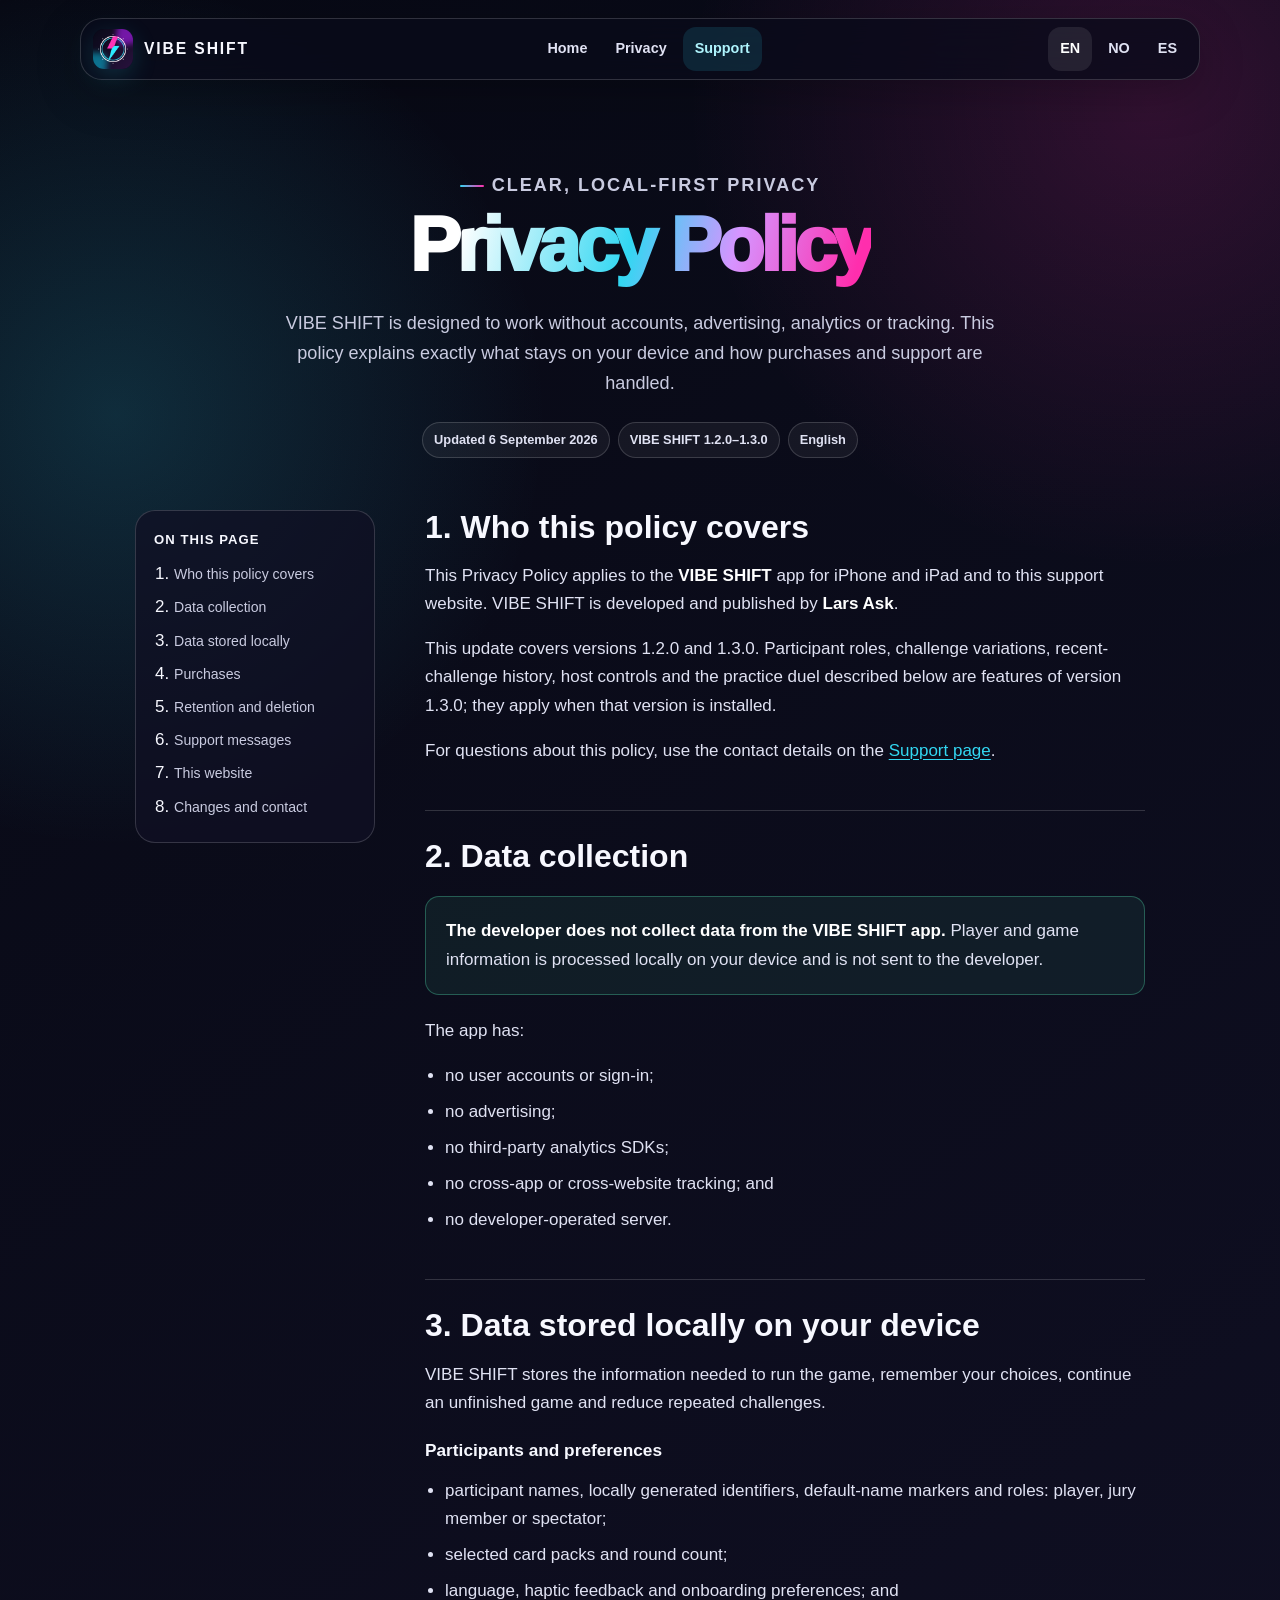
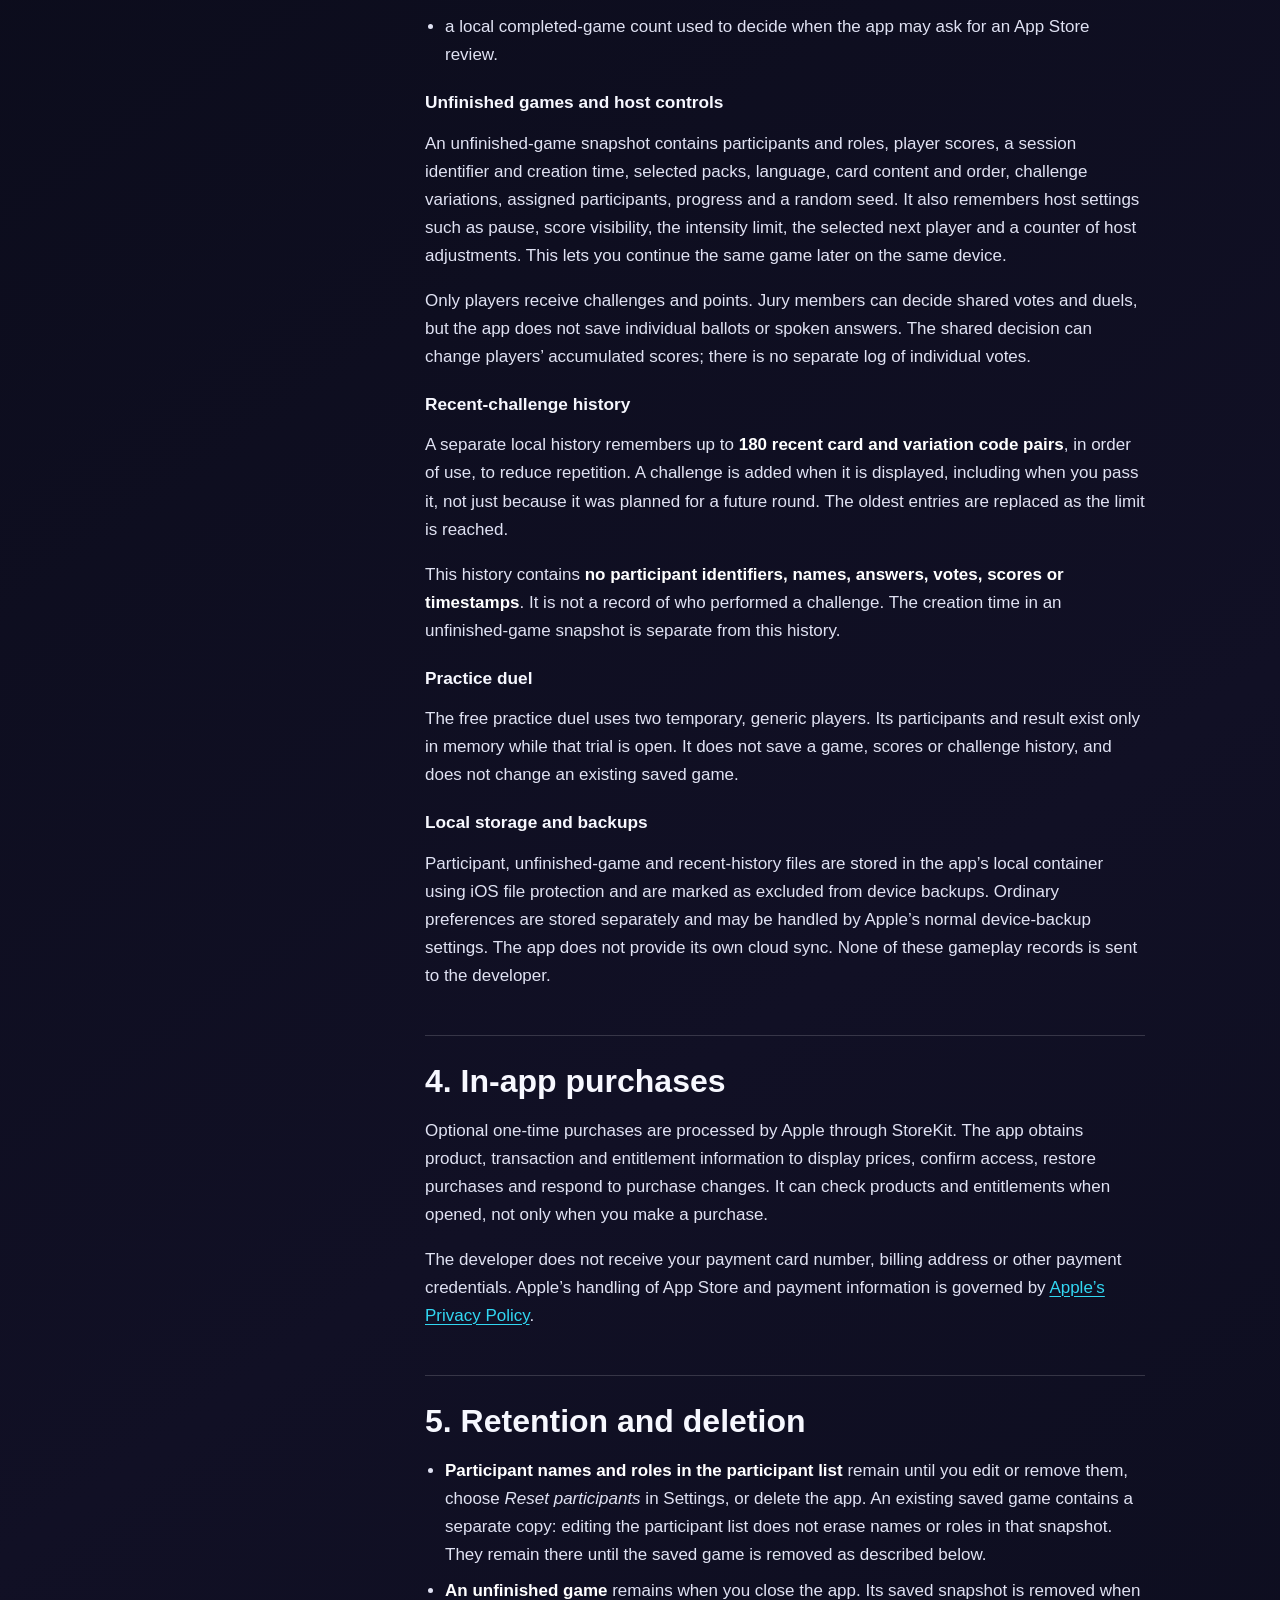
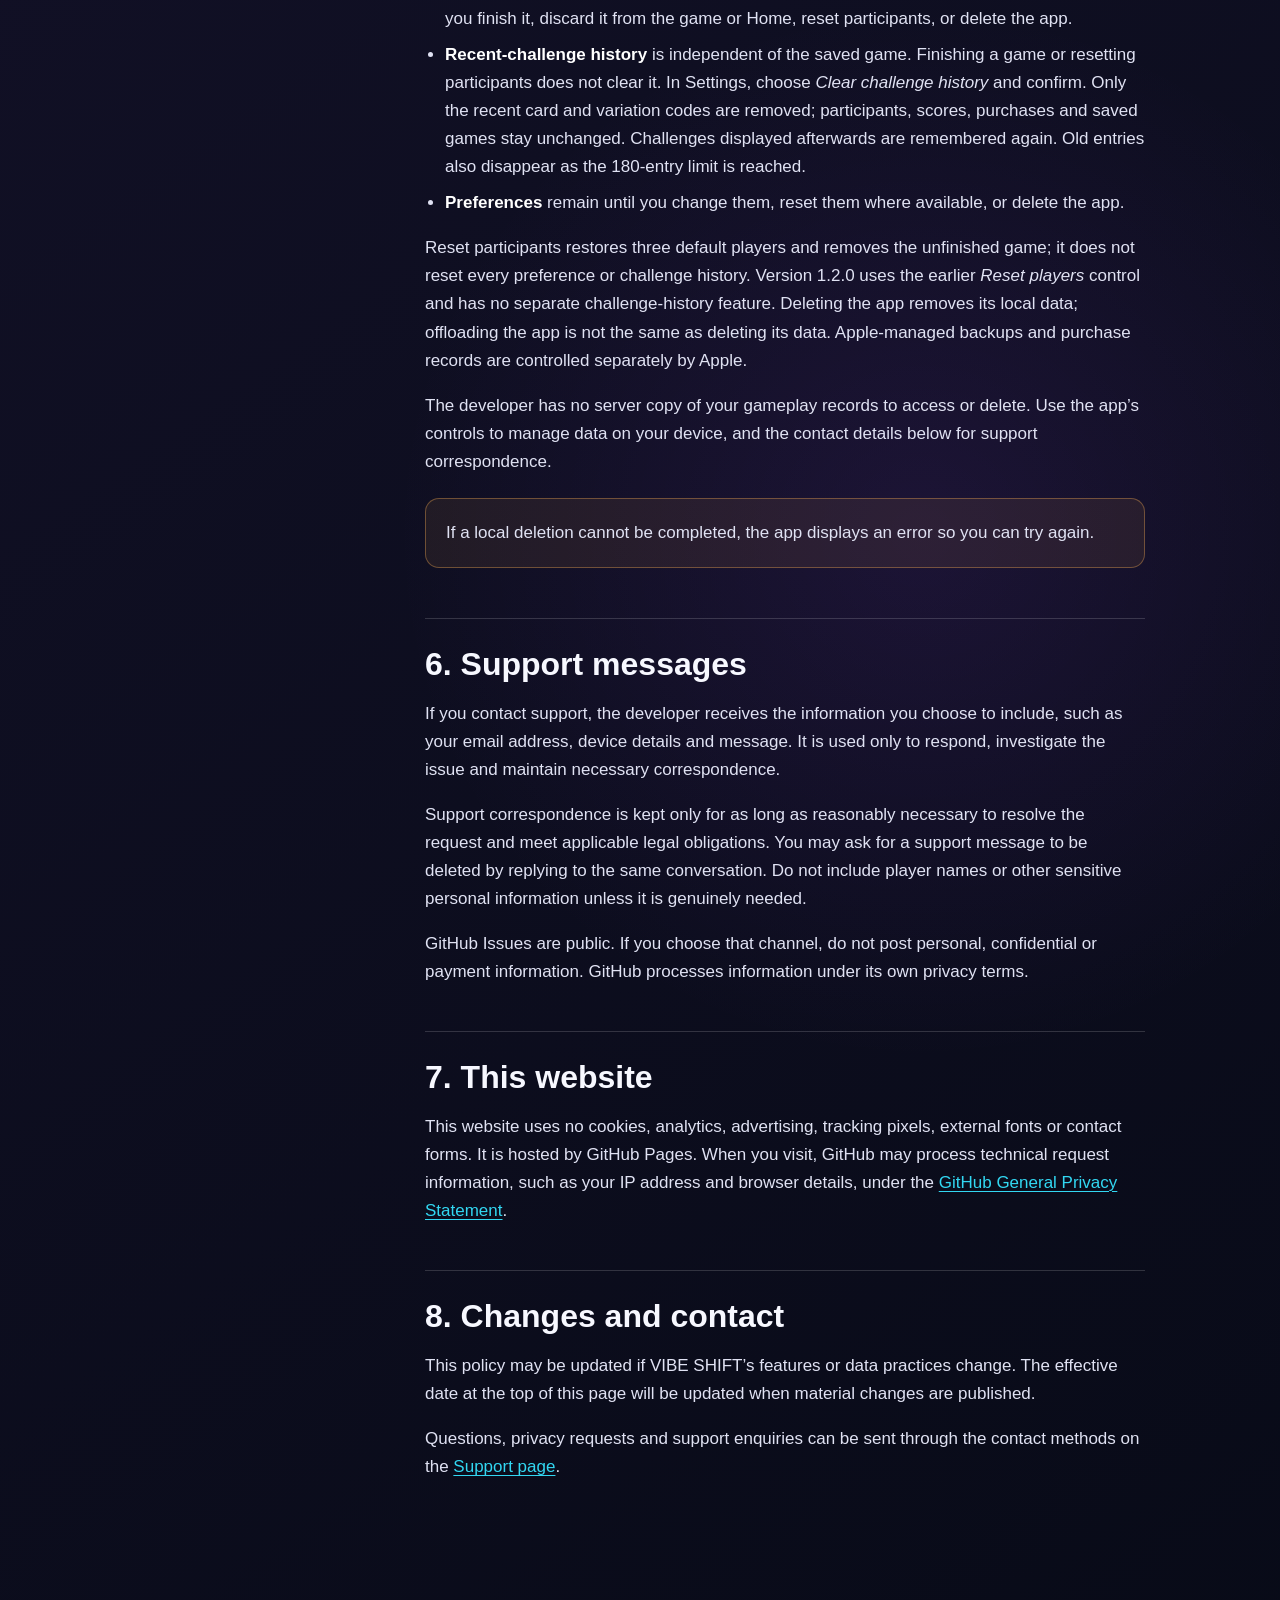
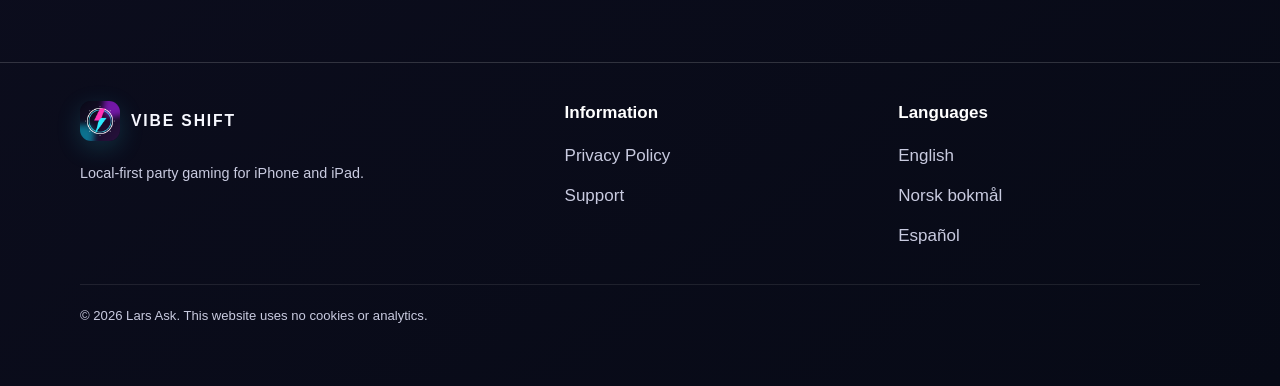
<file: privacy/index.html>
<!doctype html>
<html lang="en">
<head>
  <meta charset="utf-8">
  <meta name="viewport" content="width=device-width, initial-scale=1">
  <title>Privacy Policy — VIBE SHIFT</title>
  <meta name="description" content="Privacy Policy for the VIBE SHIFT party game: local storage, purchases, retention, deletion and contact information.">
  <meta name="theme-color" content="#070914">
  <meta name="referrer" content="strict-origin-when-cross-origin">
  <link rel="canonical" href="https://lars12345678911.github.io/vibeshift/privacy/">
  <link rel="alternate" hreflang="en" href="https://lars12345678911.github.io/vibeshift/privacy/">
  <link rel="alternate" hreflang="nb" href="https://lars12345678911.github.io/vibeshift/nb/privacy/">
  <link rel="alternate" hreflang="es" href="https://lars12345678911.github.io/vibeshift/es/privacy/">
  <link rel="alternate" hreflang="x-default" href="https://lars12345678911.github.io/vibeshift/privacy/">
  <meta property="og:type" content="website">
  <meta property="og:title" content="Privacy Policy — VIBE SHIFT">
  <meta property="og:description" content="How VIBE SHIFT handles local game data and purchases.">
  <meta property="og:url" content="https://lars12345678911.github.io/vibeshift/privacy/">
  <link rel="icon" href="../assets/app-icon.png" type="image/png">
  <link rel="apple-touch-icon" href="../assets/app-icon.png">
  <link rel="stylesheet" href="../styles.css">
</head>
<body>
  <a class="skip-link" href="#main">Skip to content</a>
  <header class="site-header">
    <div class="container nav-shell">
      <a class="brand" href="../" aria-label="VIBE SHIFT home"><img src="../assets/app-icon.png" width="40" height="40" alt=""><span class="wordmark">VIBE SHIFT</span></a>
      <nav aria-label="Main navigation"><ul class="nav-links"><li><a href="../">Home</a></li><li><a href="./" aria-current="page">Privacy</a></li><li><a class="nav-primary" href="../support/">Support</a></li></ul></nav>
      <nav aria-label="Language"><ul class="language-links"><li><a href="./" lang="en" aria-current="page" aria-label="English">EN</a></li><li><a href="../nb/privacy/" lang="nb" aria-label="Norsk bokmål">NO</a></li><li><a href="../es/privacy/" lang="es" aria-label="Español">ES</a></li></ul></nav>
    </div>
  </header>

  <main id="main">
    <header class="container page-hero">
      <p class="eyebrow">Clear, local-first privacy</p>
      <h1><span class="gradient-text">Privacy Policy</span></h1>
      <p>VIBE SHIFT is designed to work without accounts, advertising, analytics or tracking. This policy explains exactly what stays on your device and how purchases and support are handled.</p>
      <div class="page-meta"><span class="tag">Updated 6 September 2026</span><span class="tag">VIBE SHIFT 1.2.0–1.3.0</span><span class="tag">English</span></div>
    </header>

    <div class="container prose-layout">
      <nav class="toc" aria-label="On this page">
        <strong>On this page</strong>
        <ol>
          <li><a href="#scope">Who this policy covers</a></li>
          <li><a href="#collection">Data collection</a></li>
          <li><a href="#local-data">Data stored locally</a></li>
          <li><a href="#purchases">Purchases</a></li>
          <li><a href="#retention">Retention and deletion</a></li>
          <li><a href="#support">Support messages</a></li>
          <li><a href="#website">This website</a></li>
          <li><a href="#changes">Changes and contact</a></li>
        </ol>
      </nav>

      <article class="prose">
        <section id="scope">
          <h2>1. Who this policy covers</h2>
          <p>This Privacy Policy applies to the <strong>VIBE SHIFT</strong> app for iPhone and iPad and to this support website. VIBE SHIFT is developed and published by <strong>Lars Ask</strong>.</p>
          <p>This update covers versions 1.2.0 and 1.3.0. Participant roles, challenge variations, recent-challenge history, host controls and the practice duel described below are features of version 1.3.0; they apply when that version is installed.</p>
          <p>For questions about this policy, use the contact details on the <a href="../support/#contact">Support page</a>.</p>
        </section>

        <section id="collection">
          <h2>2. Data collection</h2>
          <div class="fact-box"><p><strong>The developer does not collect data from the VIBE SHIFT app.</strong> Player and game information is processed locally on your device and is not sent to the developer.</p></div>
          <p>The app has:</p>
          <ul class="plain-list">
            <li>no user accounts or sign-in;</li>
            <li>no advertising;</li>
            <li>no third-party analytics SDKs;</li>
            <li>no cross-app or cross-website tracking; and</li>
            <li>no developer-operated server.</li>
          </ul>
        </section>

        <section id="local-data">
          <h2>3. Data stored locally on your device</h2>
          <p>VIBE SHIFT stores the information needed to run the game, remember your choices, continue an unfinished game and reduce repeated challenges.</p>
          <h3>Participants and preferences</h3>
          <ul class="plain-list">
            <li>participant names, locally generated identifiers, default-name markers and roles: player, jury member or spectator;</li>
            <li>selected card packs and round count;</li>
            <li>language, haptic feedback and onboarding preferences; and</li>
            <li>a local completed-game count used to decide when the app may ask for an App Store review.</li>
          </ul>
          <h3>Unfinished games and host controls</h3>
          <p>An unfinished-game snapshot contains participants and roles, player scores, a session identifier and creation time, selected packs, language, card content and order, challenge variations, assigned participants, progress and a random seed. It also remembers host settings such as pause, score visibility, the intensity limit, the selected next player and a counter of host adjustments. This lets you continue the same game later on the same device.</p>
          <p>Only players receive challenges and points. Jury members can decide shared votes and duels, but the app does not save individual ballots or spoken answers. The shared decision can change players’ accumulated scores; there is no separate log of individual votes.</p>
          <h3>Recent-challenge history</h3>
          <p>A separate local history remembers up to <strong>180 recent card and variation code pairs</strong>, in order of use, to reduce repetition. A challenge is added when it is displayed, including when you pass it, not just because it was planned for a future round. The oldest entries are replaced as the limit is reached.</p>
          <p>This history contains <strong>no participant identifiers, names, answers, votes, scores or timestamps</strong>. It is not a record of who performed a challenge. The creation time in an unfinished-game snapshot is separate from this history.</p>
          <h3>Practice duel</h3>
          <p>The free practice duel uses two temporary, generic players. Its participants and result exist only in memory while that trial is open. It does not save a game, scores or challenge history, and does not change an existing saved game.</p>
          <h3>Local storage and backups</h3>
          <p>Participant, unfinished-game and recent-history files are stored in the app’s local container using iOS file protection and are marked as excluded from device backups. Ordinary preferences are stored separately and may be handled by Apple’s normal device-backup settings. The app does not provide its own cloud sync. None of these gameplay records is sent to the developer.</p>
        </section>

        <section id="purchases">
          <h2>4. In-app purchases</h2>
          <p>Optional one-time purchases are processed by Apple through StoreKit. The app obtains product, transaction and entitlement information to display prices, confirm access, restore purchases and respond to purchase changes. It can check products and entitlements when opened, not only when you make a purchase.</p>
          <p>The developer does not receive your payment card number, billing address or other payment credentials. Apple’s handling of App Store and payment information is governed by <a href="https://www.apple.com/legal/privacy/" rel="noreferrer">Apple’s Privacy Policy</a>.</p>
        </section>

        <section id="retention">
          <h2>5. Retention and deletion</h2>
          <ul class="plain-list">
            <li><strong>Participant names and roles in the participant list</strong> remain until you edit or remove them, choose <em>Reset participants</em> in Settings, or delete the app. An existing saved game contains a separate copy: editing the participant list does not erase names or roles in that snapshot. They remain there until the saved game is removed as described below.</li>
            <li><strong>An unfinished game</strong> remains when you close the app. Its saved snapshot is removed when you finish it, discard it from the game or Home, reset participants, or delete the app.</li>
            <li><strong>Recent-challenge history</strong> is independent of the saved game. Finishing a game or resetting participants does not clear it. In Settings, choose <em>Clear challenge history</em> and confirm. Only the recent card and variation codes are removed; participants, scores, purchases and saved games stay unchanged. Challenges displayed afterwards are remembered again. Old entries also disappear as the 180-entry limit is reached.</li>
            <li><strong>Preferences</strong> remain until you change them, reset them where available, or delete the app.</li>
          </ul>
          <p>Reset participants restores three default players and removes the unfinished game; it does not reset every preference or challenge history. Version 1.2.0 uses the earlier <em>Reset players</em> control and has no separate challenge-history feature. Deleting the app removes its local data; offloading the app is not the same as deleting its data. Apple-managed backups and purchase records are controlled separately by Apple.</p>
          <p>The developer has no server copy of your gameplay records to access or delete. Use the app’s controls to manage data on your device, and the contact details below for support correspondence.</p>
          <div class="notice"><p>If a local deletion cannot be completed, the app displays an error so you can try again.</p></div>
        </section>

        <section id="support">
          <h2>6. Support messages</h2>
          <p>If you contact support, the developer receives the information you choose to include, such as your email address, device details and message. It is used only to respond, investigate the issue and maintain necessary correspondence.</p>
          <p>Support correspondence is kept only for as long as reasonably necessary to resolve the request and meet applicable legal obligations. You may ask for a support message to be deleted by replying to the same conversation. Do not include player names or other sensitive personal information unless it is genuinely needed.</p>
          <p>GitHub Issues are public. If you choose that channel, do not post personal, confidential or payment information. GitHub processes information under its own privacy terms.</p>
        </section>

        <section id="website">
          <h2>7. This website</h2>
          <p>This website uses no cookies, analytics, advertising, tracking pixels, external fonts or contact forms. It is hosted by GitHub Pages. When you visit, GitHub may process technical request information, such as your IP address and browser details, under the <a href="https://docs.github.com/en/site-policy/privacy-policies/github-general-privacy-statement" rel="noreferrer">GitHub General Privacy Statement</a>.</p>
        </section>

        <section id="changes">
          <h2>8. Changes and contact</h2>
          <p>This policy may be updated if VIBE SHIFT’s features or data practices change. The effective date at the top of this page will be updated when material changes are published.</p>
          <p>Questions, privacy requests and support enquiries can be sent through the contact methods on the <a href="../support/#contact">Support page</a>.</p>
        </section>
      </article>
    </div>
  </main>

  <footer class="site-footer"><div class="container"><div class="footer-grid"><div class="footer-brand"><a class="brand" href="../"><img src="../assets/app-icon.png" width="40" height="40" alt=""><span class="wordmark">VIBE SHIFT</span></a><p>Local-first party gaming for iPhone and iPad.</p></div><div class="footer-column"><strong>Information</strong><ul><li><a href="./">Privacy Policy</a></li><li><a href="../support/">Support</a></li></ul></div><div class="footer-column"><strong>Languages</strong><ul><li><a href="./" lang="en">English</a></li><li><a href="../nb/privacy/" lang="nb">Norsk bokmål</a></li><li><a href="../es/privacy/" lang="es">Español</a></li></ul></div></div><p class="copyright">© 2026 Lars Ask. This website uses no cookies or analytics.</p></div></footer>
</body>
</html>
</file>
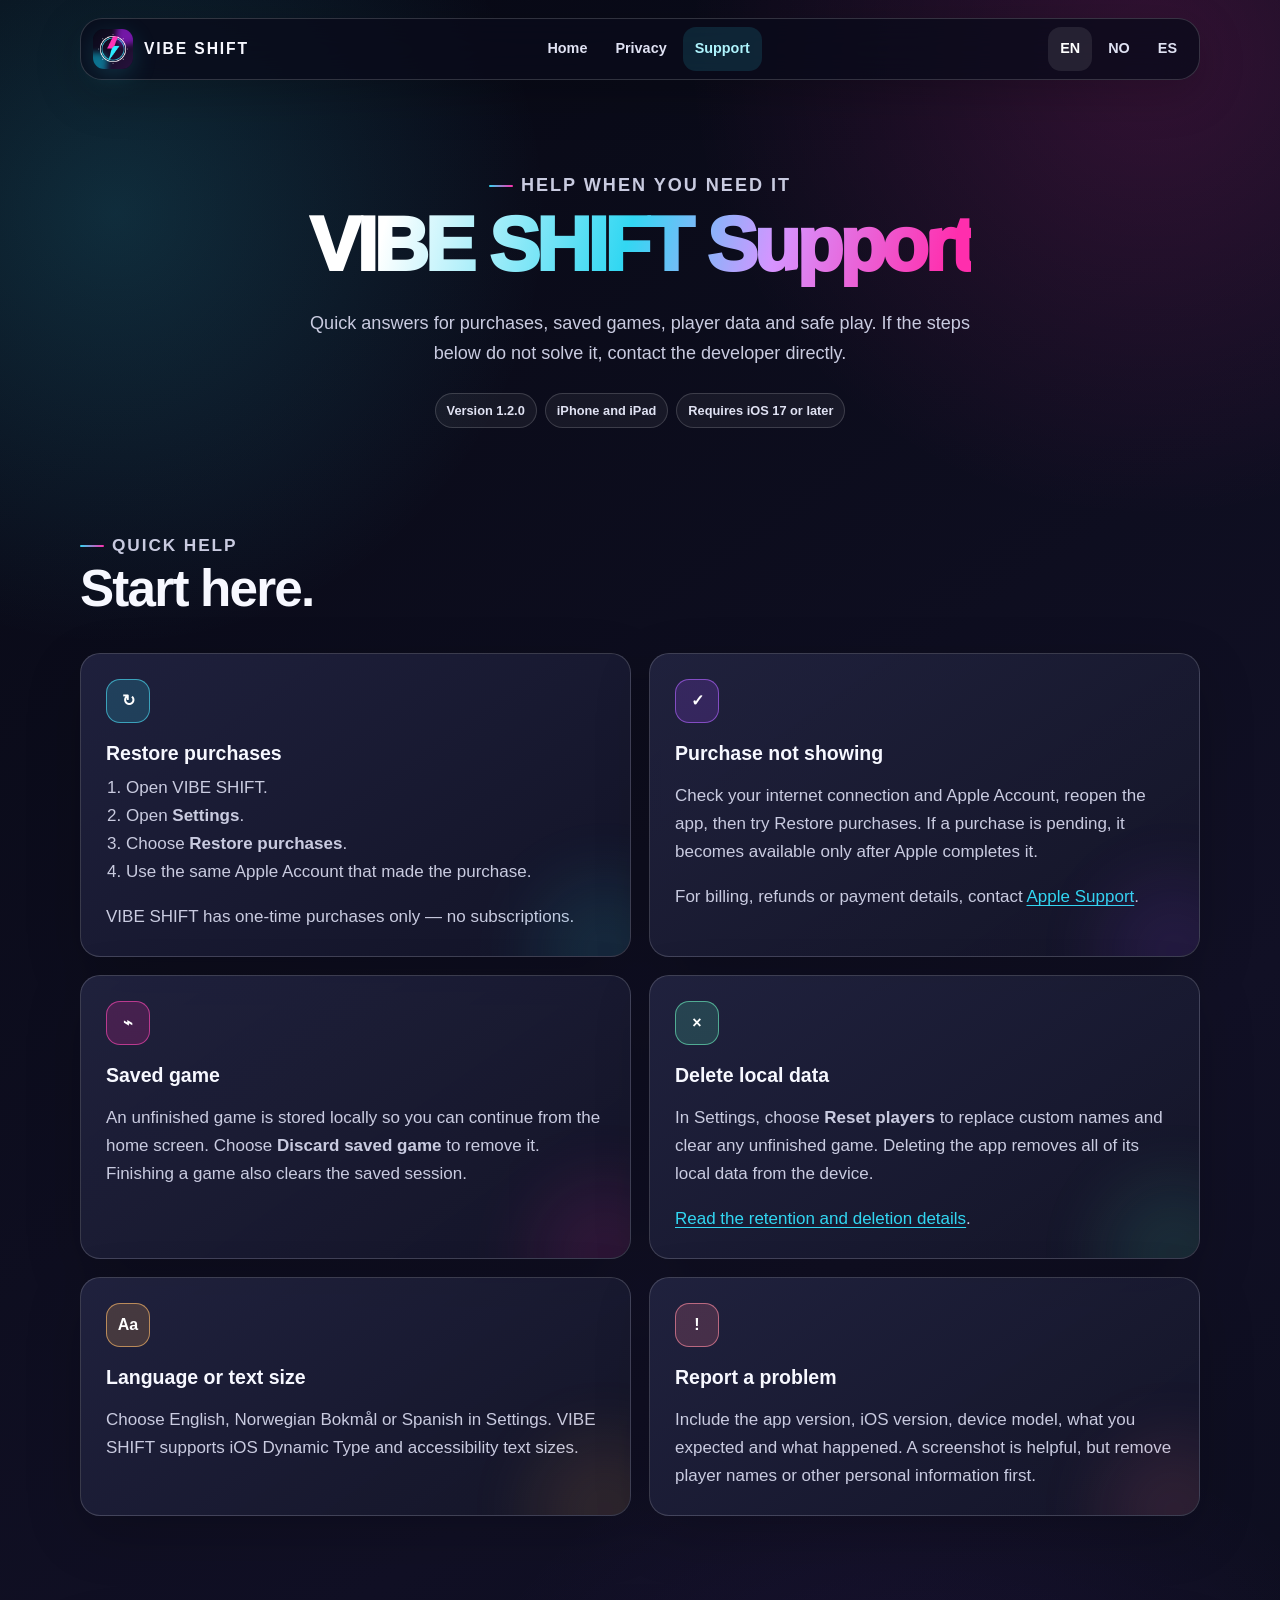
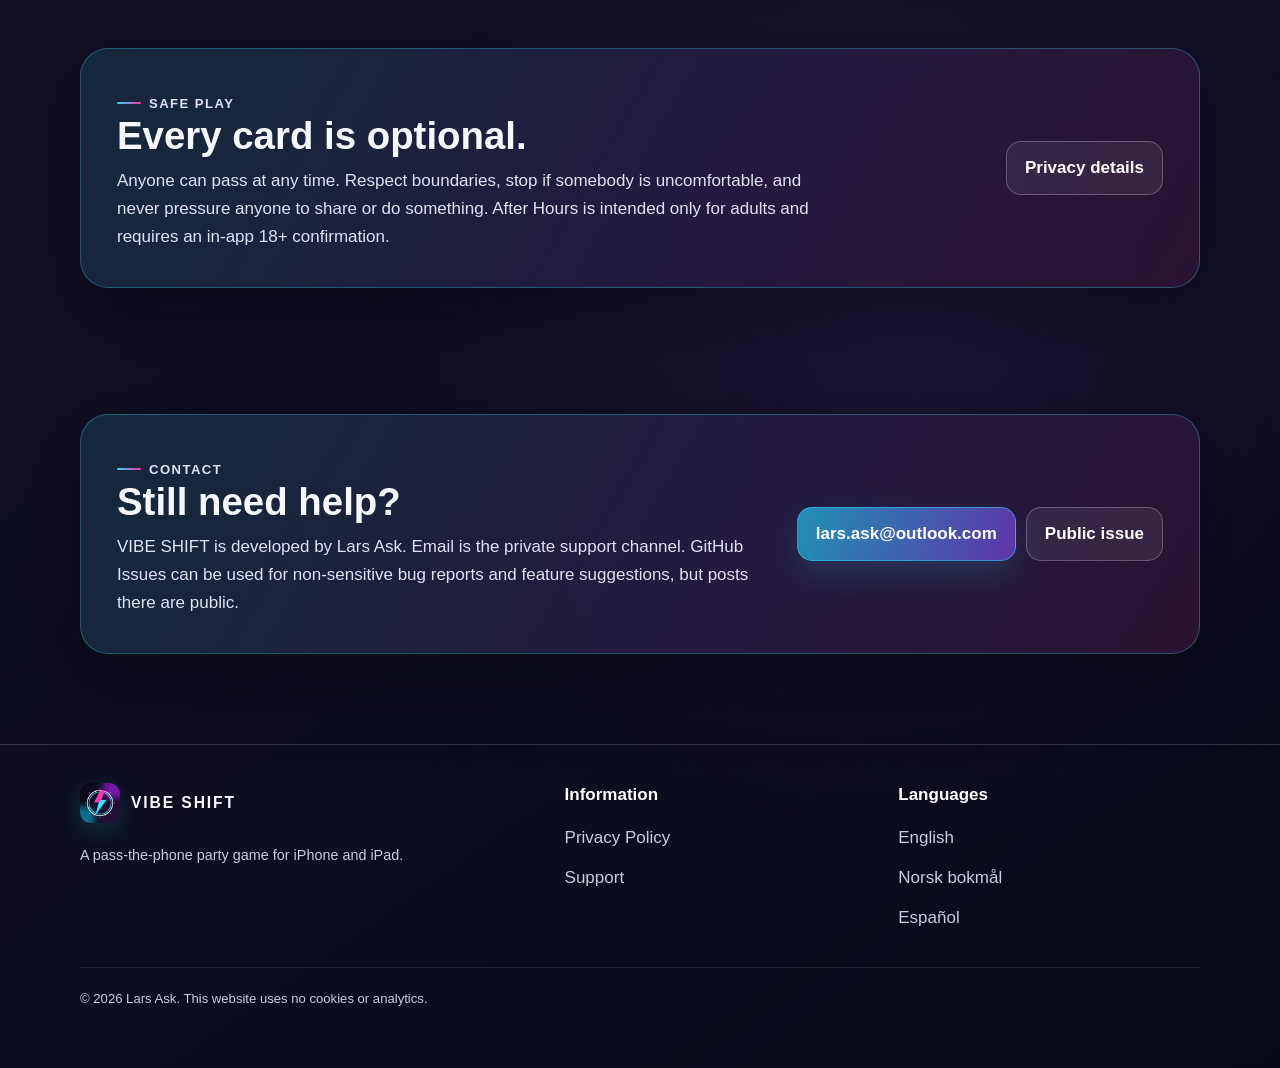
<file: support/index.html>
<!doctype html>
<html lang="en">
<head>
  <meta charset="utf-8">
  <meta name="viewport" content="width=device-width, initial-scale=1">
  <title>Support — VIBE SHIFT</title>
  <meta name="description" content="Support for VIBE SHIFT: restore purchases, manage local data, troubleshoot the game and contact the developer.">
  <meta name="theme-color" content="#070914">
  <meta name="referrer" content="strict-origin-when-cross-origin">
  <link rel="canonical" href="https://lars12345678911.github.io/vibeshift/support/">
  <link rel="alternate" hreflang="en" href="https://lars12345678911.github.io/vibeshift/support/">
  <link rel="alternate" hreflang="nb" href="https://lars12345678911.github.io/vibeshift/nb/support/">
  <link rel="alternate" hreflang="es" href="https://lars12345678911.github.io/vibeshift/es/support/">
  <link rel="alternate" hreflang="x-default" href="https://lars12345678911.github.io/vibeshift/support/">
  <meta property="og:type" content="website">
  <meta property="og:title" content="Support — VIBE SHIFT">
  <meta property="og:description" content="Help with purchases, local data and playing VIBE SHIFT.">
  <meta property="og:url" content="https://lars12345678911.github.io/vibeshift/support/">
  <link rel="icon" href="../assets/app-icon.png" type="image/png">
  <link rel="apple-touch-icon" href="../assets/app-icon.png">
  <link rel="stylesheet" href="../styles.css">
</head>
<body>
  <a class="skip-link" href="#main">Skip to content</a>
  <header class="site-header"><div class="container nav-shell"><a class="brand" href="../" aria-label="VIBE SHIFT home"><img src="../assets/app-icon.png" width="40" height="40" alt=""><span class="wordmark">VIBE SHIFT</span></a><nav aria-label="Main navigation"><ul class="nav-links"><li><a href="../">Home</a></li><li><a href="../privacy/">Privacy</a></li><li><a class="nav-primary" href="./" aria-current="page">Support</a></li></ul></nav><nav aria-label="Language"><ul class="language-links"><li><a href="./" lang="en" aria-current="page" aria-label="English">EN</a></li><li><a href="../nb/support/" lang="nb" aria-label="Norsk bokmål">NO</a></li><li><a href="../es/support/" lang="es" aria-label="Español">ES</a></li></ul></nav></div></header>

  <main id="main">
    <header class="container page-hero">
      <p class="eyebrow">Help when you need it</p>
      <h1><span class="gradient-text">VIBE SHIFT Support</span></h1>
      <p>Quick answers for purchases, saved games, player data and safe play. If the steps below do not solve it, contact the developer directly.</p>
      <div class="page-meta"><span class="tag">Version 1.2.0</span><span class="tag">iPhone and iPad</span><span class="tag">Requires iOS 17 or later</span></div>
    </header>

    <section class="container section-compact" aria-labelledby="quick-help-title">
      <div class="section-heading"><p class="eyebrow">Quick help</p><h2 id="quick-help-title">Start here.</h2></div>
      <div class="support-grid">
        <article class="card" style="--accent: var(--cyan)"><span class="icon-tile" aria-hidden="true">↻</span><h3>Restore purchases</h3><ol class="steps"><li>Open VIBE SHIFT.</li><li>Open <strong>Settings</strong>.</li><li>Choose <strong>Restore purchases</strong>.</li><li>Use the same Apple Account that made the purchase.</li></ol><p>VIBE SHIFT has one-time purchases only — no subscriptions.</p></article>
        <article class="card" style="--accent: var(--purple)"><span class="icon-tile" aria-hidden="true">✓</span><h3>Purchase not showing</h3><p>Check your internet connection and Apple Account, reopen the app, then try Restore purchases. If a purchase is pending, it becomes available only after Apple completes it.</p><p>For billing, refunds or payment details, contact <a href="https://support.apple.com/billing" rel="noreferrer">Apple Support</a>.</p></article>
        <article class="card" style="--accent: var(--pink)"><span class="icon-tile" aria-hidden="true">⌁</span><h3>Saved game</h3><p>An unfinished game is stored locally so you can continue from the home screen. Choose <strong>Discard saved game</strong> to remove it. Finishing a game also clears the saved session.</p></article>
        <article class="card" style="--accent: var(--green)"><span class="icon-tile" aria-hidden="true">×</span><h3>Delete local data</h3><p>In Settings, choose <strong>Reset players</strong> to replace custom names and clear any unfinished game. Deleting the app removes all of its local data from the device.</p><p><a href="../privacy/#retention">Read the retention and deletion details</a>.</p></article>
        <article class="card" style="--accent: var(--orange)"><span class="icon-tile" aria-hidden="true">Aa</span><h3>Language or text size</h3><p>Choose English, Norwegian Bokmål or Spanish in Settings. VIBE SHIFT supports iOS Dynamic Type and accessibility text sizes.</p></article>
        <article class="card" style="--accent: var(--danger)"><span class="icon-tile" aria-hidden="true">!</span><h3>Report a problem</h3><p>Include the app version, iOS version, device model, what you expected and what happened. A screenshot is helpful, but remove player names or other personal information first.</p></article>
      </div>
    </section>

    <section class="container section" id="safe-play" aria-labelledby="safe-play-title">
      <div class="safe-banner"><div><p class="eyebrow">Safe play</p><h2 id="safe-play-title">Every card is optional.</h2><p>Anyone can pass at any time. Respect boundaries, stop if somebody is uncomfortable, and never pressure anyone to share or do something. After Hours is intended only for adults and requires an in-app 18+ confirmation.</p></div><a class="button button-secondary" href="../privacy/">Privacy details</a></div>
    </section>

    <section class="container" id="contact" aria-labelledby="contact-title">
      <div class="contact-panel">
        <div><p class="eyebrow">Contact</p><h2 id="contact-title">Still need help?</h2><p>VIBE SHIFT is developed by Lars Ask. Email is the private support channel. GitHub Issues can be used for non-sensitive bug reports and feature suggestions, but posts there are public.</p></div>
        <div class="contact-methods">
          <a class="button button-primary" href="mailto:lars.ask@outlook.com">lars.ask@outlook.com</a>
          <a class="button button-secondary" href="https://github.com/lars12345678911/vibeshift/issues/new" rel="noreferrer">Public issue</a>
        </div>
      </div>
    </section>
  </main>

  <footer class="site-footer"><div class="container"><div class="footer-grid"><div class="footer-brand"><a class="brand" href="../"><img src="../assets/app-icon.png" width="40" height="40" alt=""><span class="wordmark">VIBE SHIFT</span></a><p>A pass-the-phone party game for iPhone and iPad.</p></div><div class="footer-column"><strong>Information</strong><ul><li><a href="../privacy/">Privacy Policy</a></li><li><a href="./">Support</a></li></ul></div><div class="footer-column"><strong>Languages</strong><ul><li><a href="./" lang="en">English</a></li><li><a href="../nb/support/" lang="nb">Norsk bokmål</a></li><li><a href="../es/support/" lang="es">Español</a></li></ul></div></div><p class="copyright">© 2026 Lars Ask. This website uses no cookies or analytics.</p></div></footer>
</body>
</html>
</file>
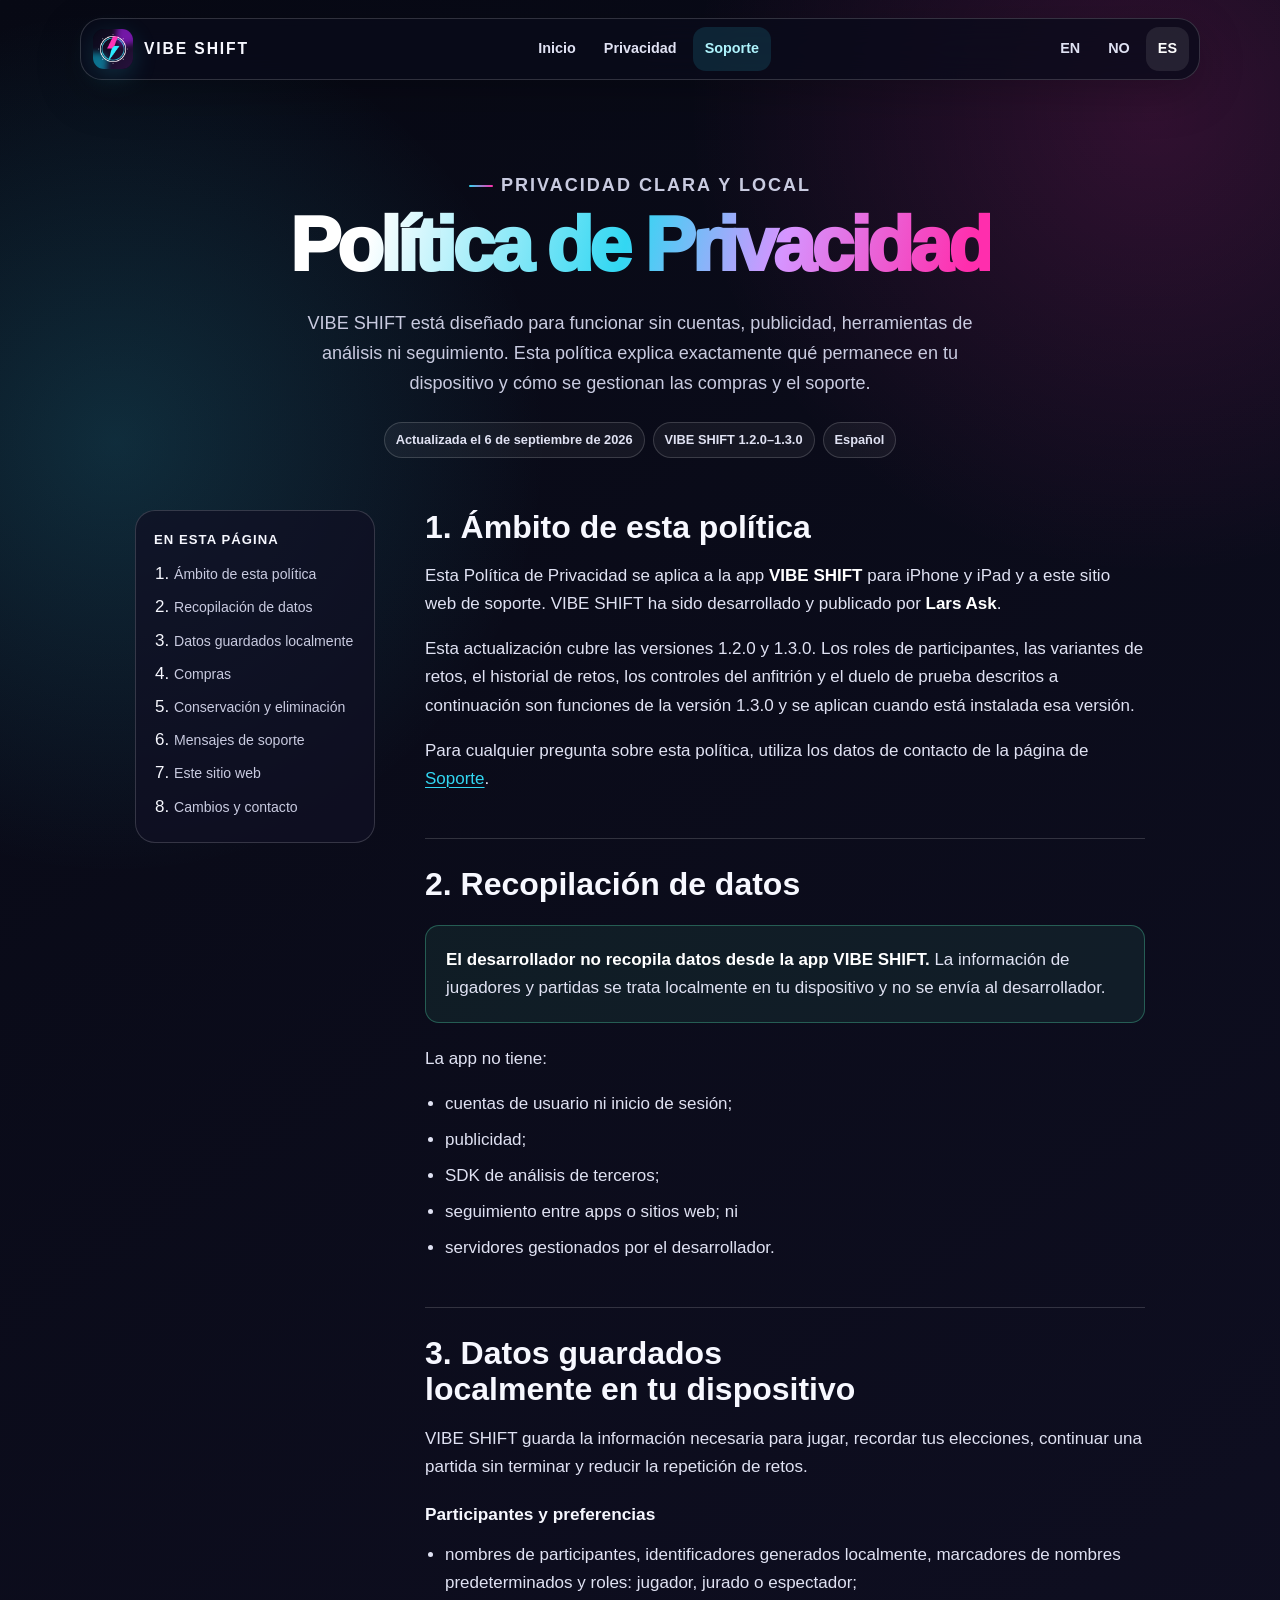
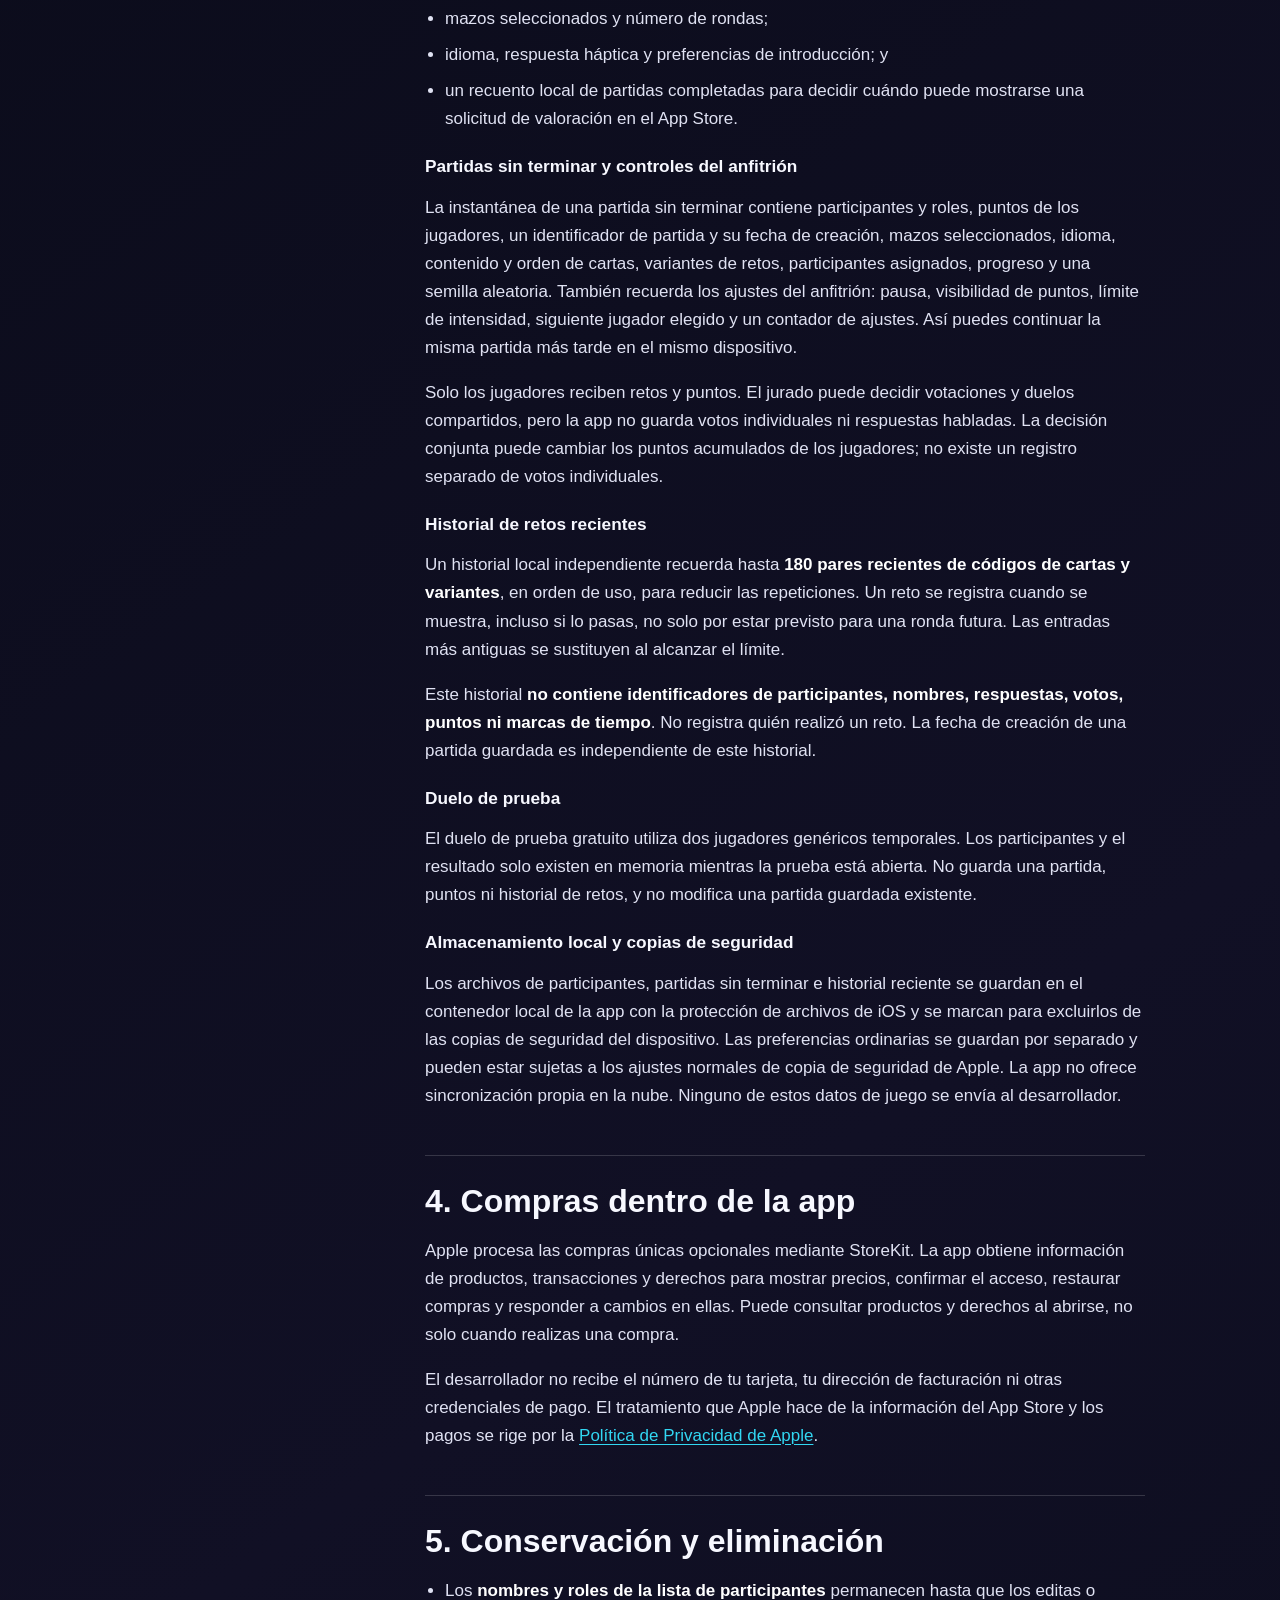
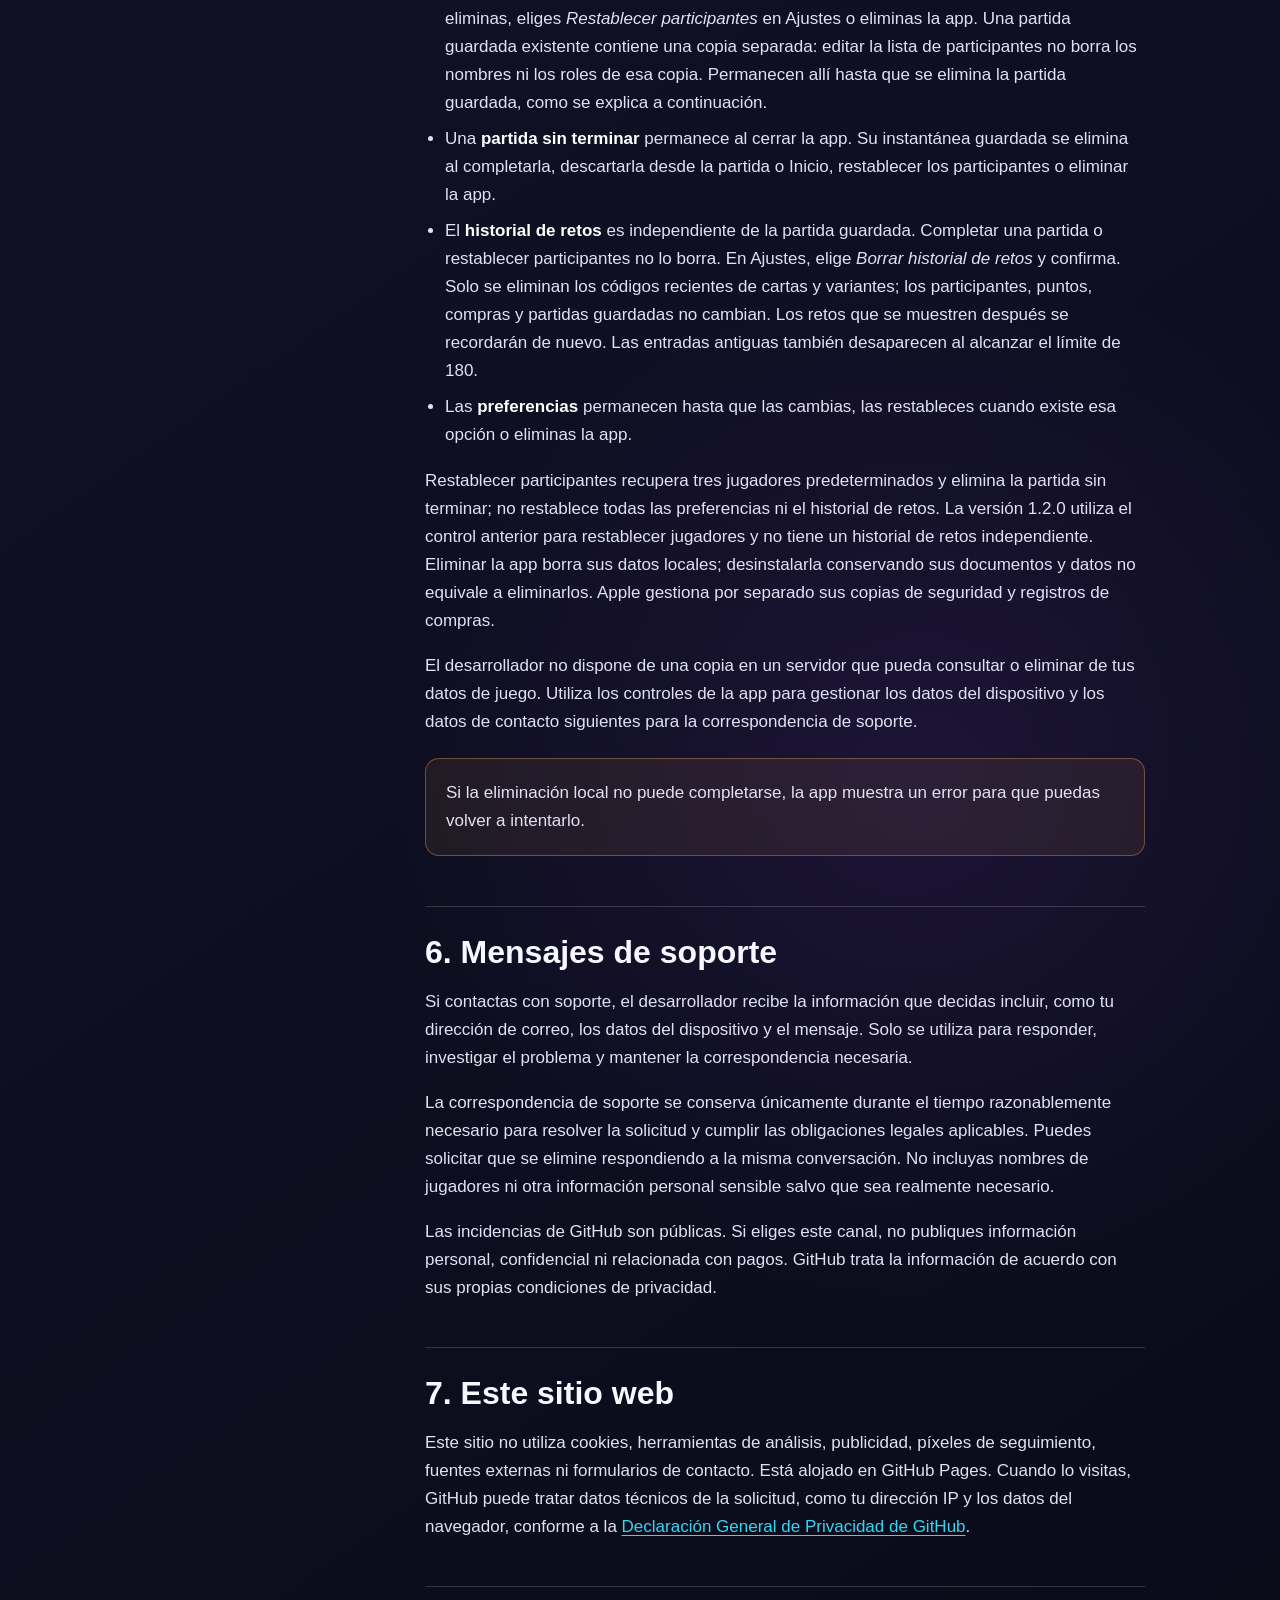
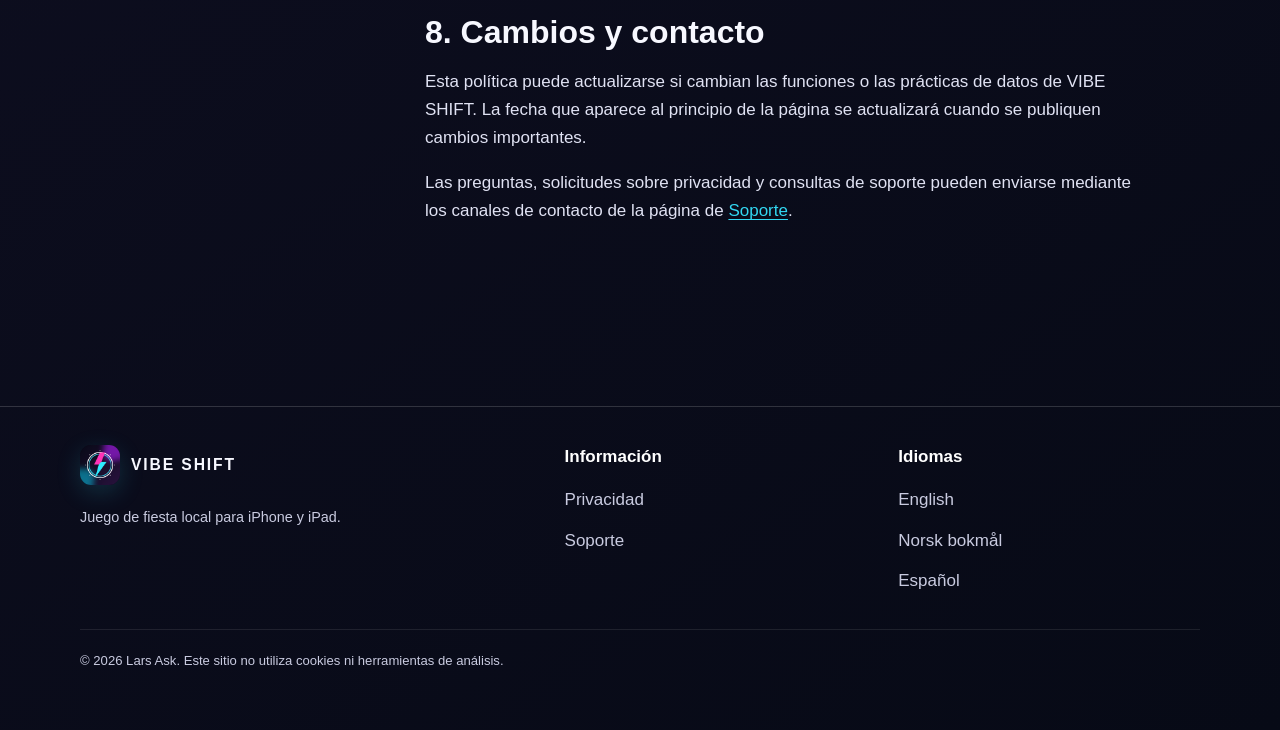
<file: es/privacy/index.html>
<!doctype html>
<html lang="es">
<head>
  <meta charset="utf-8">
  <meta name="viewport" content="width=device-width, initial-scale=1">
  <title>Política de Privacidad — VIBE SHIFT</title>
  <meta name="description" content="Política de Privacidad de VIBE SHIFT: almacenamiento local, compras, conservación, eliminación e información de contacto.">
  <meta name="theme-color" content="#070914"><meta name="referrer" content="strict-origin-when-cross-origin">
  <link rel="canonical" href="https://lars12345678911.github.io/vibeshift/es/privacy/"><link rel="alternate" hreflang="en" href="https://lars12345678911.github.io/vibeshift/privacy/"><link rel="alternate" hreflang="nb" href="https://lars12345678911.github.io/vibeshift/nb/privacy/"><link rel="alternate" hreflang="es" href="https://lars12345678911.github.io/vibeshift/es/privacy/"><link rel="alternate" hreflang="x-default" href="https://lars12345678911.github.io/vibeshift/privacy/">
  <meta property="og:type" content="website"><meta property="og:title" content="Política de Privacidad — VIBE SHIFT"><meta property="og:description" content="Cómo gestiona VIBE SHIFT los datos locales de las partidas y las compras."><meta property="og:url" content="https://lars12345678911.github.io/vibeshift/es/privacy/">
  <link rel="icon" href="../../assets/app-icon.png" type="image/png"><link rel="apple-touch-icon" href="../../assets/app-icon.png"><link rel="stylesheet" href="../../styles.css">
</head>
<body>
  <a class="skip-link" href="#main">Ir al contenido</a>
  <header class="site-header"><div class="container nav-shell"><a class="brand" href="../" aria-label="Inicio de VIBE SHIFT"><img src="../../assets/app-icon.png" width="40" height="40" alt=""><span class="wordmark">VIBE SHIFT</span></a><nav aria-label="Navegación principal"><ul class="nav-links"><li><a href="../">Inicio</a></li><li><a href="./" aria-current="page">Privacidad</a></li><li><a class="nav-primary" href="../support/">Soporte</a></li></ul></nav><nav aria-label="Idioma"><ul class="language-links"><li><a href="../../privacy/" lang="en" aria-label="English">EN</a></li><li><a href="../../nb/privacy/" lang="nb" aria-label="Norsk bokmål">NO</a></li><li><a href="./" lang="es" aria-current="page" aria-label="Español">ES</a></li></ul></nav></div></header>

  <main id="main">
    <header class="container page-hero"><p class="eyebrow">Privacidad clara y local</p><h1><span class="gradient-text">Política de Privacidad</span></h1><p>VIBE SHIFT está diseñado para funcionar sin cuentas, publicidad, herramientas de análisis ni seguimiento. Esta política explica exactamente qué permanece en tu dispositivo y cómo se gestionan las compras y el soporte.</p><div class="page-meta"><span class="tag">Actualizada el 6 de septiembre de 2026</span><span class="tag">VIBE SHIFT 1.2.0–1.3.0</span><span class="tag">Español</span></div></header>

    <div class="container prose-layout">
      <nav class="toc" aria-label="En esta página"><strong>En esta página</strong><ol><li><a href="#alcance">Ámbito de esta política</a></li><li><a href="#recopilacion">Recopilación de datos</a></li><li><a href="#datos-locales">Datos guardados localmente</a></li><li><a href="#compras">Compras</a></li><li><a href="#conservacion">Conservación y eliminación</a></li><li><a href="#soporte">Mensajes de soporte</a></li><li><a href="#sitio">Este sitio web</a></li><li><a href="#cambios">Cambios y contacto</a></li></ol></nav>
      <article class="prose">
        <section id="alcance">
          <h2>1. Ámbito de esta política</h2>
          <p>Esta Política de Privacidad se aplica a la app <strong>VIBE SHIFT</strong> para iPhone y iPad y a este sitio web de soporte. VIBE SHIFT ha sido desarrollado y publicado por <strong>Lars Ask</strong>.</p>
          <p>Esta actualización cubre las versiones 1.2.0 y 1.3.0. Los roles de participantes, las variantes de retos, el historial de retos, los controles del anfitrión y el duelo de prueba descritos a continuación son funciones de la versión 1.3.0 y se aplican cuando está instalada esa versión.</p>
          <p>Para cualquier pregunta sobre esta política, utiliza los datos de contacto de la página de <a href="../support/#contacto">Soporte</a>.</p>
        </section>

        <section id="recopilacion"><h2>2. Recopilación de datos</h2><div class="fact-box"><p><strong>El desarrollador no recopila datos desde la app VIBE SHIFT.</strong> La información de jugadores y partidas se trata localmente en tu dispositivo y no se envía al desarrollador.</p></div><p>La app no tiene:</p><ul class="plain-list"><li>cuentas de usuario ni inicio de sesión;</li><li>publicidad;</li><li>SDK de análisis de terceros;</li><li>seguimiento entre apps o sitios web; ni</li><li>servidores gestionados por el desarrollador.</li></ul></section>

        <section id="datos-locales">
          <h2>3. Datos guardados localmente en tu dispositivo</h2>
          <p>VIBE SHIFT guarda la información necesaria para jugar, recordar tus elecciones, continuar una partida sin terminar y reducir la repetición de retos.</p>
          <h3>Participantes y preferencias</h3>
          <ul class="plain-list">
            <li>nombres de participantes, identificadores generados localmente, marcadores de nombres predeterminados y roles: jugador, jurado o espectador;</li>
            <li>mazos seleccionados y número de rondas;</li>
            <li>idioma, respuesta háptica y preferencias de introducción; y</li>
            <li>un recuento local de partidas completadas para decidir cuándo puede mostrarse una solicitud de valoración en el App Store.</li>
          </ul>
          <h3>Partidas sin terminar y controles del anfitrión</h3>
          <p>La instantánea de una partida sin terminar contiene participantes y roles, puntos de los jugadores, un identificador de partida y su fecha de creación, mazos seleccionados, idioma, contenido y orden de cartas, variantes de retos, participantes asignados, progreso y una semilla aleatoria. También recuerda los ajustes del anfitrión: pausa, visibilidad de puntos, límite de intensidad, siguiente jugador elegido y un contador de ajustes. Así puedes continuar la misma partida más tarde en el mismo dispositivo.</p>
          <p>Solo los jugadores reciben retos y puntos. El jurado puede decidir votaciones y duelos compartidos, pero la app no guarda votos individuales ni respuestas habladas. La decisión conjunta puede cambiar los puntos acumulados de los jugadores; no existe un registro separado de votos individuales.</p>
          <h3>Historial de retos recientes</h3>
          <p>Un historial local independiente recuerda hasta <strong>180 pares recientes de códigos de cartas y variantes</strong>, en orden de uso, para reducir las repeticiones. Un reto se registra cuando se muestra, incluso si lo pasas, no solo por estar previsto para una ronda futura. Las entradas más antiguas se sustituyen al alcanzar el límite.</p>
          <p>Este historial <strong>no contiene identificadores de participantes, nombres, respuestas, votos, puntos ni marcas de tiempo</strong>. No registra quién realizó un reto. La fecha de creación de una partida guardada es independiente de este historial.</p>
          <h3>Duelo de prueba</h3>
          <p>El duelo de prueba gratuito utiliza dos jugadores genéricos temporales. Los participantes y el resultado solo existen en memoria mientras la prueba está abierta. No guarda una partida, puntos ni historial de retos, y no modifica una partida guardada existente.</p>
          <h3>Almacenamiento local y copias de seguridad</h3>
          <p>Los archivos de participantes, partidas sin terminar e historial reciente se guardan en el contenedor local de la app con la protección de archivos de iOS y se marcan para excluirlos de las copias de seguridad del dispositivo. Las preferencias ordinarias se guardan por separado y pueden estar sujetas a los ajustes normales de copia de seguridad de Apple. La app no ofrece sincronización propia en la nube. Ninguno de estos datos de juego se envía al desarrollador.</p>
        </section>

        <section id="compras">
          <h2>4. Compras dentro de la app</h2>
          <p>Apple procesa las compras únicas opcionales mediante StoreKit. La app obtiene información de productos, transacciones y derechos para mostrar precios, confirmar el acceso, restaurar compras y responder a cambios en ellas. Puede consultar productos y derechos al abrirse, no solo cuando realizas una compra.</p>
          <p>El desarrollador no recibe el número de tu tarjeta, tu dirección de facturación ni otras credenciales de pago. El tratamiento que Apple hace de la información del App Store y los pagos se rige por la <a href="https://www.apple.com/es/legal/privacy/" rel="noreferrer">Política de Privacidad de Apple</a>.</p>
        </section>

        <section id="conservacion">
          <h2>5. Conservación y eliminación</h2>
          <ul class="plain-list">
            <li>Los <strong>nombres y roles de la lista de participantes</strong> permanecen hasta que los editas o eliminas, eliges <em>Restablecer participantes</em> en Ajustes o eliminas la app. Una partida guardada existente contiene una copia separada: editar la lista de participantes no borra los nombres ni los roles de esa copia. Permanecen allí hasta que se elimina la partida guardada, como se explica a continuación.</li>
            <li>Una <strong>partida sin terminar</strong> permanece al cerrar la app. Su instantánea guardada se elimina al completarla, descartarla desde la partida o Inicio, restablecer los participantes o eliminar la app.</li>
            <li>El <strong>historial de retos</strong> es independiente de la partida guardada. Completar una partida o restablecer participantes no lo borra. En Ajustes, elige <em>Borrar historial de retos</em> y confirma. Solo se eliminan los códigos recientes de cartas y variantes; los participantes, puntos, compras y partidas guardadas no cambian. Los retos que se muestren después se recordarán de nuevo. Las entradas antiguas también desaparecen al alcanzar el límite de 180.</li>
            <li>Las <strong>preferencias</strong> permanecen hasta que las cambias, las restableces cuando existe esa opción o eliminas la app.</li>
          </ul>
          <p>Restablecer participantes recupera tres jugadores predeterminados y elimina la partida sin terminar; no restablece todas las preferencias ni el historial de retos. La versión 1.2.0 utiliza el control anterior para restablecer jugadores y no tiene un historial de retos independiente. Eliminar la app borra sus datos locales; desinstalarla conservando sus documentos y datos no equivale a eliminarlos. Apple gestiona por separado sus copias de seguridad y registros de compras.</p>
          <p>El desarrollador no dispone de una copia en un servidor que pueda consultar o eliminar de tus datos de juego. Utiliza los controles de la app para gestionar los datos del dispositivo y los datos de contacto siguientes para la correspondencia de soporte.</p>
          <div class="notice"><p>Si la eliminación local no puede completarse, la app muestra un error para que puedas volver a intentarlo.</p></div>
        </section>

        <section id="soporte"><h2>6. Mensajes de soporte</h2><p>Si contactas con soporte, el desarrollador recibe la información que decidas incluir, como tu dirección de correo, los datos del dispositivo y el mensaje. Solo se utiliza para responder, investigar el problema y mantener la correspondencia necesaria.</p><p>La correspondencia de soporte se conserva únicamente durante el tiempo razonablemente necesario para resolver la solicitud y cumplir las obligaciones legales aplicables. Puedes solicitar que se elimine respondiendo a la misma conversación. No incluyas nombres de jugadores ni otra información personal sensible salvo que sea realmente necesario.</p><p>Las incidencias de GitHub son públicas. Si eliges este canal, no publiques información personal, confidencial ni relacionada con pagos. GitHub trata la información de acuerdo con sus propias condiciones de privacidad.</p></section>

        <section id="sitio"><h2>7. Este sitio web</h2><p>Este sitio no utiliza cookies, herramientas de análisis, publicidad, píxeles de seguimiento, fuentes externas ni formularios de contacto. Está alojado en GitHub Pages. Cuando lo visitas, GitHub puede tratar datos técnicos de la solicitud, como tu dirección IP y los datos del navegador, conforme a la <a href="https://docs.github.com/en/site-policy/privacy-policies/github-general-privacy-statement" rel="noreferrer">Declaración General de Privacidad de GitHub</a>.</p></section>

        <section id="cambios"><h2>8. Cambios y contacto</h2><p>Esta política puede actualizarse si cambian las funciones o las prácticas de datos de VIBE SHIFT. La fecha que aparece al principio de la página se actualizará cuando se publiquen cambios importantes.</p><p>Las preguntas, solicitudes sobre privacidad y consultas de soporte pueden enviarse mediante los canales de contacto de la página de <a href="../support/#contacto">Soporte</a>.</p></section>
      </article>
    </div>
  </main>

  <footer class="site-footer"><div class="container"><div class="footer-grid"><div class="footer-brand"><a class="brand" href="../"><img src="../../assets/app-icon.png" width="40" height="40" alt=""><span class="wordmark">VIBE SHIFT</span></a><p>Juego de fiesta local para iPhone y iPad.</p></div><div class="footer-column"><strong>Información</strong><ul><li><a href="./">Privacidad</a></li><li><a href="../support/">Soporte</a></li></ul></div><div class="footer-column"><strong>Idiomas</strong><ul><li><a href="../../privacy/" lang="en">English</a></li><li><a href="../../nb/privacy/" lang="nb">Norsk bokmål</a></li><li><a href="./" lang="es">Español</a></li></ul></div></div><p class="copyright">© 2026 Lars Ask. Este sitio no utiliza cookies ni herramientas de análisis.</p></div></footer>
</body>
</html>
</file>
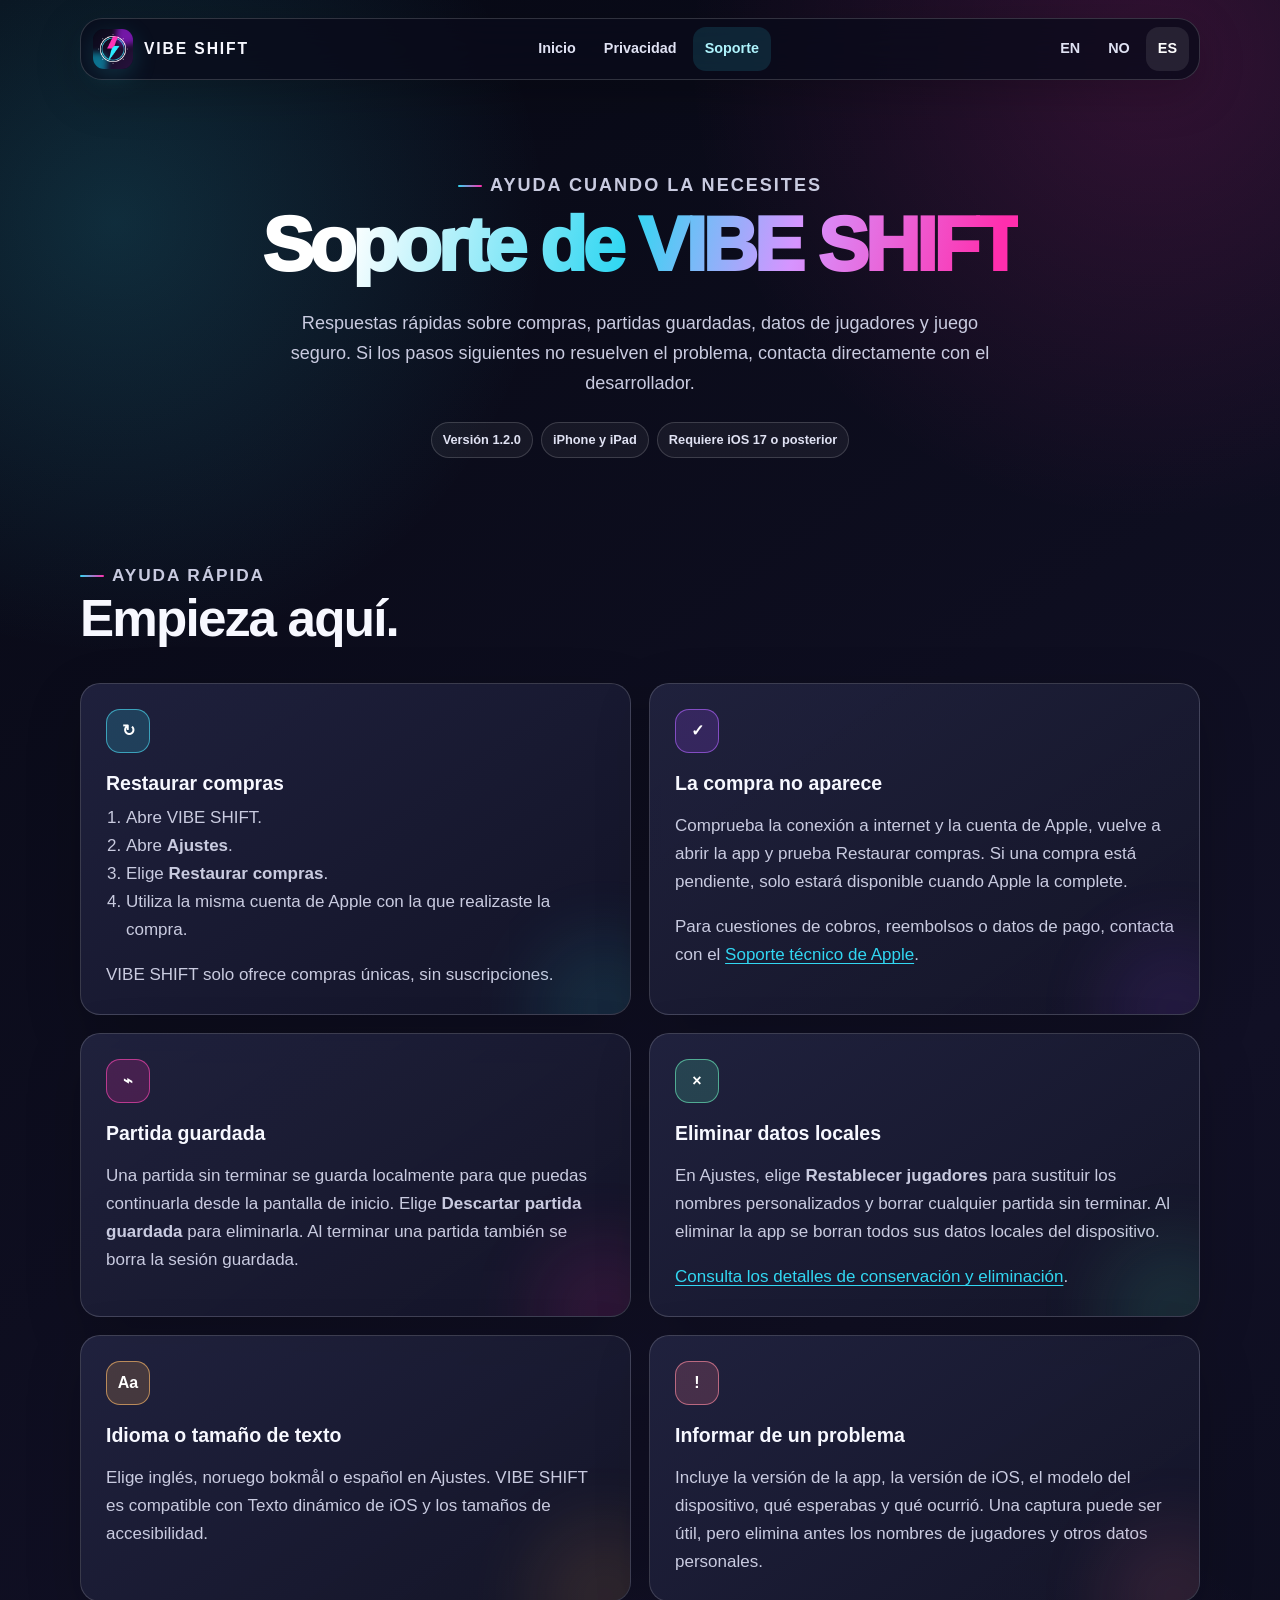
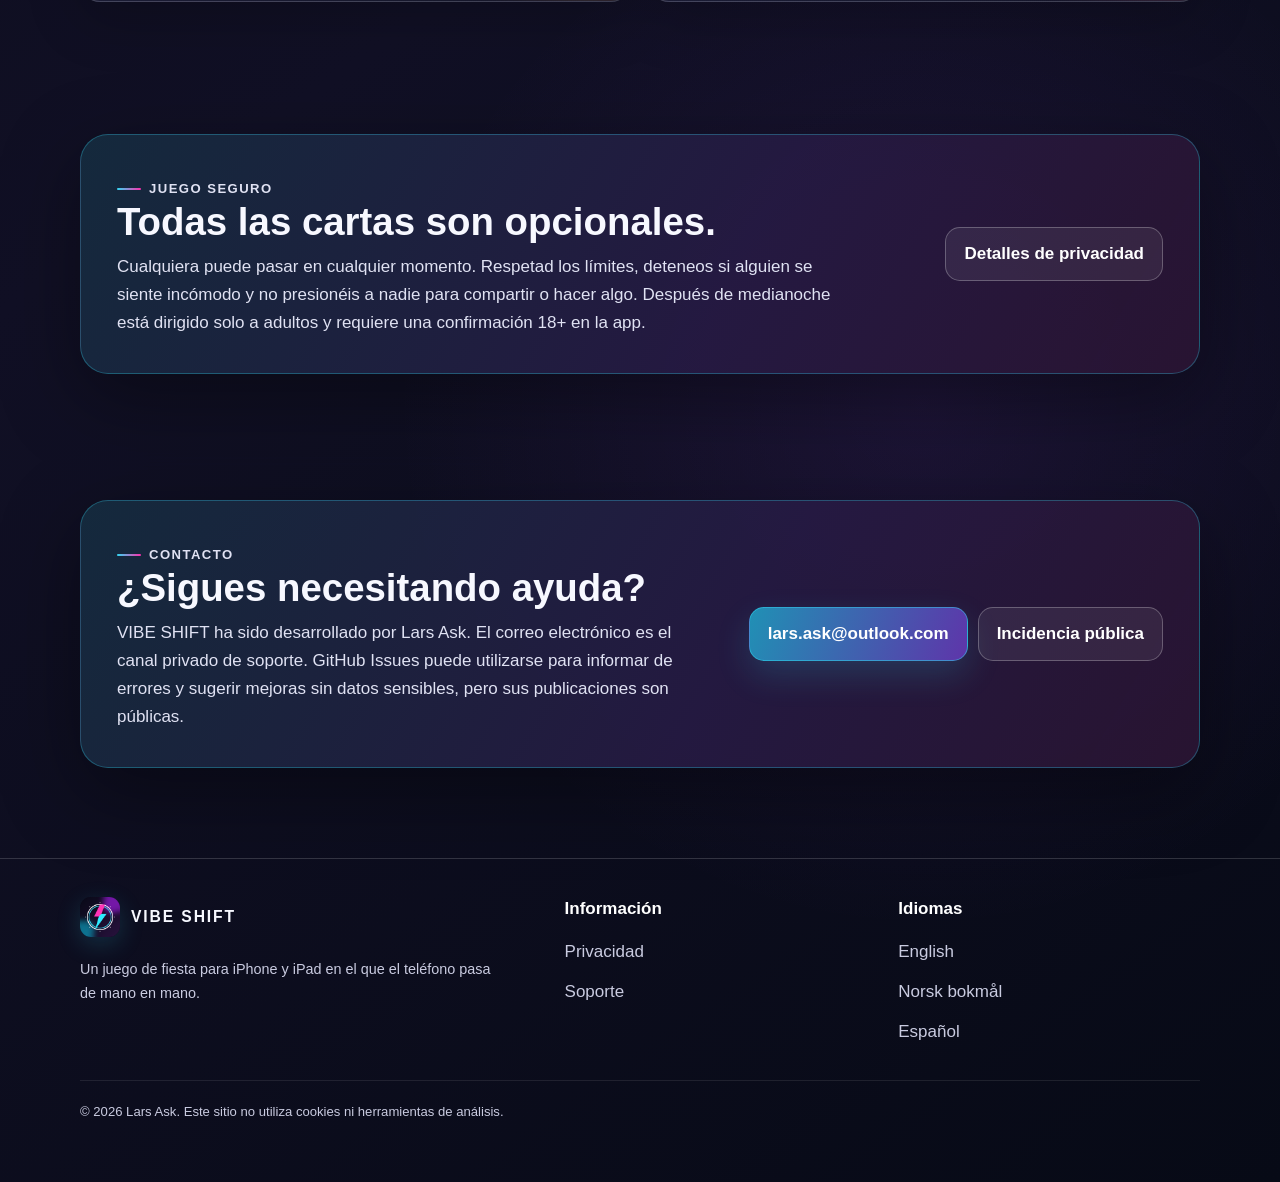
<file: es/support/index.html>
<!doctype html>
<html lang="es">
<head>
  <meta charset="utf-8">
  <meta name="viewport" content="width=device-width, initial-scale=1">
  <title>Soporte — VIBE SHIFT</title>
  <meta name="description" content="Soporte para VIBE SHIFT: restaurar compras, gestionar datos locales, solucionar problemas y contactar con el desarrollador.">
  <meta name="theme-color" content="#070914"><meta name="referrer" content="strict-origin-when-cross-origin">
  <link rel="canonical" href="https://lars12345678911.github.io/vibeshift/es/support/"><link rel="alternate" hreflang="en" href="https://lars12345678911.github.io/vibeshift/support/"><link rel="alternate" hreflang="nb" href="https://lars12345678911.github.io/vibeshift/nb/support/"><link rel="alternate" hreflang="es" href="https://lars12345678911.github.io/vibeshift/es/support/"><link rel="alternate" hreflang="x-default" href="https://lars12345678911.github.io/vibeshift/support/">
  <meta property="og:type" content="website"><meta property="og:title" content="Soporte — VIBE SHIFT"><meta property="og:description" content="Ayuda con compras, datos locales y el juego VIBE SHIFT."><meta property="og:url" content="https://lars12345678911.github.io/vibeshift/es/support/">
  <link rel="icon" href="../../assets/app-icon.png" type="image/png"><link rel="apple-touch-icon" href="../../assets/app-icon.png"><link rel="stylesheet" href="../../styles.css">
</head>
<body>
  <a class="skip-link" href="#main">Ir al contenido</a>
  <header class="site-header"><div class="container nav-shell"><a class="brand" href="../" aria-label="Inicio de VIBE SHIFT"><img src="../../assets/app-icon.png" width="40" height="40" alt=""><span class="wordmark">VIBE SHIFT</span></a><nav aria-label="Navegación principal"><ul class="nav-links"><li><a href="../">Inicio</a></li><li><a href="../privacy/">Privacidad</a></li><li><a class="nav-primary" href="./" aria-current="page">Soporte</a></li></ul></nav><nav aria-label="Idioma"><ul class="language-links"><li><a href="../../support/" lang="en" aria-label="English">EN</a></li><li><a href="../../nb/support/" lang="nb" aria-label="Norsk bokmål">NO</a></li><li><a href="./" lang="es" aria-current="page" aria-label="Español">ES</a></li></ul></nav></div></header>

  <main id="main">
    <header class="container page-hero"><p class="eyebrow">Ayuda cuando la necesites</p><h1><span class="gradient-text">Soporte de VIBE SHIFT</span></h1><p>Respuestas rápidas sobre compras, partidas guardadas, datos de jugadores y juego seguro. Si los pasos siguientes no resuelven el problema, contacta directamente con el desarrollador.</p><div class="page-meta"><span class="tag">Versión 1.2.0</span><span class="tag">iPhone y iPad</span><span class="tag">Requiere iOS 17 o posterior</span></div></header>

    <section class="container section-compact" aria-labelledby="quick-help-title"><div class="section-heading"><p class="eyebrow">Ayuda rápida</p><h2 id="quick-help-title">Empieza aquí.</h2></div><div class="support-grid">
      <article class="card" style="--accent: var(--cyan)"><span class="icon-tile" aria-hidden="true">↻</span><h3>Restaurar compras</h3><ol class="steps"><li>Abre VIBE SHIFT.</li><li>Abre <strong>Ajustes</strong>.</li><li>Elige <strong>Restaurar compras</strong>.</li><li>Utiliza la misma cuenta de Apple con la que realizaste la compra.</li></ol><p>VIBE SHIFT solo ofrece compras únicas, sin suscripciones.</p></article>
      <article class="card" style="--accent: var(--purple)"><span class="icon-tile" aria-hidden="true">✓</span><h3>La compra no aparece</h3><p>Comprueba la conexión a internet y la cuenta de Apple, vuelve a abrir la app y prueba Restaurar compras. Si una compra está pendiente, solo estará disponible cuando Apple la complete.</p><p>Para cuestiones de cobros, reembolsos o datos de pago, contacta con el <a href="https://support.apple.com/es-es/billing" rel="noreferrer">Soporte técnico de Apple</a>.</p></article>
      <article class="card" style="--accent: var(--pink)"><span class="icon-tile" aria-hidden="true">⌁</span><h3>Partida guardada</h3><p>Una partida sin terminar se guarda localmente para que puedas continuarla desde la pantalla de inicio. Elige <strong>Descartar partida guardada</strong> para eliminarla. Al terminar una partida también se borra la sesión guardada.</p></article>
      <article class="card" style="--accent: var(--green)"><span class="icon-tile" aria-hidden="true">×</span><h3>Eliminar datos locales</h3><p>En Ajustes, elige <strong>Restablecer jugadores</strong> para sustituir los nombres personalizados y borrar cualquier partida sin terminar. Al eliminar la app se borran todos sus datos locales del dispositivo.</p><p><a href="../privacy/#conservacion">Consulta los detalles de conservación y eliminación</a>.</p></article>
      <article class="card" style="--accent: var(--orange)"><span class="icon-tile" aria-hidden="true">Aa</span><h3>Idioma o tamaño de texto</h3><p>Elige inglés, noruego bokmål o español en Ajustes. VIBE SHIFT es compatible con Texto dinámico de iOS y los tamaños de accesibilidad.</p></article>
      <article class="card" style="--accent: var(--danger)"><span class="icon-tile" aria-hidden="true">!</span><h3>Informar de un problema</h3><p>Incluye la versión de la app, la versión de iOS, el modelo del dispositivo, qué esperabas y qué ocurrió. Una captura puede ser útil, pero elimina antes los nombres de jugadores y otros datos personales.</p></article>
    </div></section>

    <section class="container section" id="juego-seguro" aria-labelledby="safe-play-title"><div class="safe-banner"><div><p class="eyebrow">Juego seguro</p><h2 id="safe-play-title">Todas las cartas son opcionales.</h2><p>Cualquiera puede pasar en cualquier momento. Respetad los límites, deteneos si alguien se siente incómodo y no presionéis a nadie para compartir o hacer algo. Después de medianoche está dirigido solo a adultos y requiere una confirmación 18+ en la app.</p></div><a class="button button-secondary" href="../privacy/">Detalles de privacidad</a></div></section>

    <section class="container" id="contacto" aria-labelledby="contact-title"><div class="contact-panel"><div><p class="eyebrow">Contacto</p><h2 id="contact-title">¿Sigues necesitando ayuda?</h2><p>VIBE SHIFT ha sido desarrollado por Lars Ask. El correo electrónico es el canal privado de soporte. GitHub Issues puede utilizarse para informar de errores y sugerir mejoras sin datos sensibles, pero sus publicaciones son públicas.</p></div><div class="contact-methods"><a class="button button-primary" href="mailto:lars.ask@outlook.com">lars.ask@outlook.com</a><a class="button button-secondary" href="https://github.com/lars12345678911/vibeshift/issues/new" rel="noreferrer">Incidencia pública</a></div></div></section>
  </main>

  <footer class="site-footer"><div class="container"><div class="footer-grid"><div class="footer-brand"><a class="brand" href="../"><img src="../../assets/app-icon.png" width="40" height="40" alt=""><span class="wordmark">VIBE SHIFT</span></a><p>Un juego de fiesta para iPhone y iPad en el que el teléfono pasa de mano en mano.</p></div><div class="footer-column"><strong>Información</strong><ul><li><a href="../privacy/">Privacidad</a></li><li><a href="./">Soporte</a></li></ul></div><div class="footer-column"><strong>Idiomas</strong><ul><li><a href="../../support/" lang="en">English</a></li><li><a href="../../nb/support/" lang="nb">Norsk bokmål</a></li><li><a href="./" lang="es">Español</a></li></ul></div></div><p class="copyright">© 2026 Lars Ask. Este sitio no utiliza cookies ni herramientas de análisis.</p></div></footer>
</body>
</html>
</file>
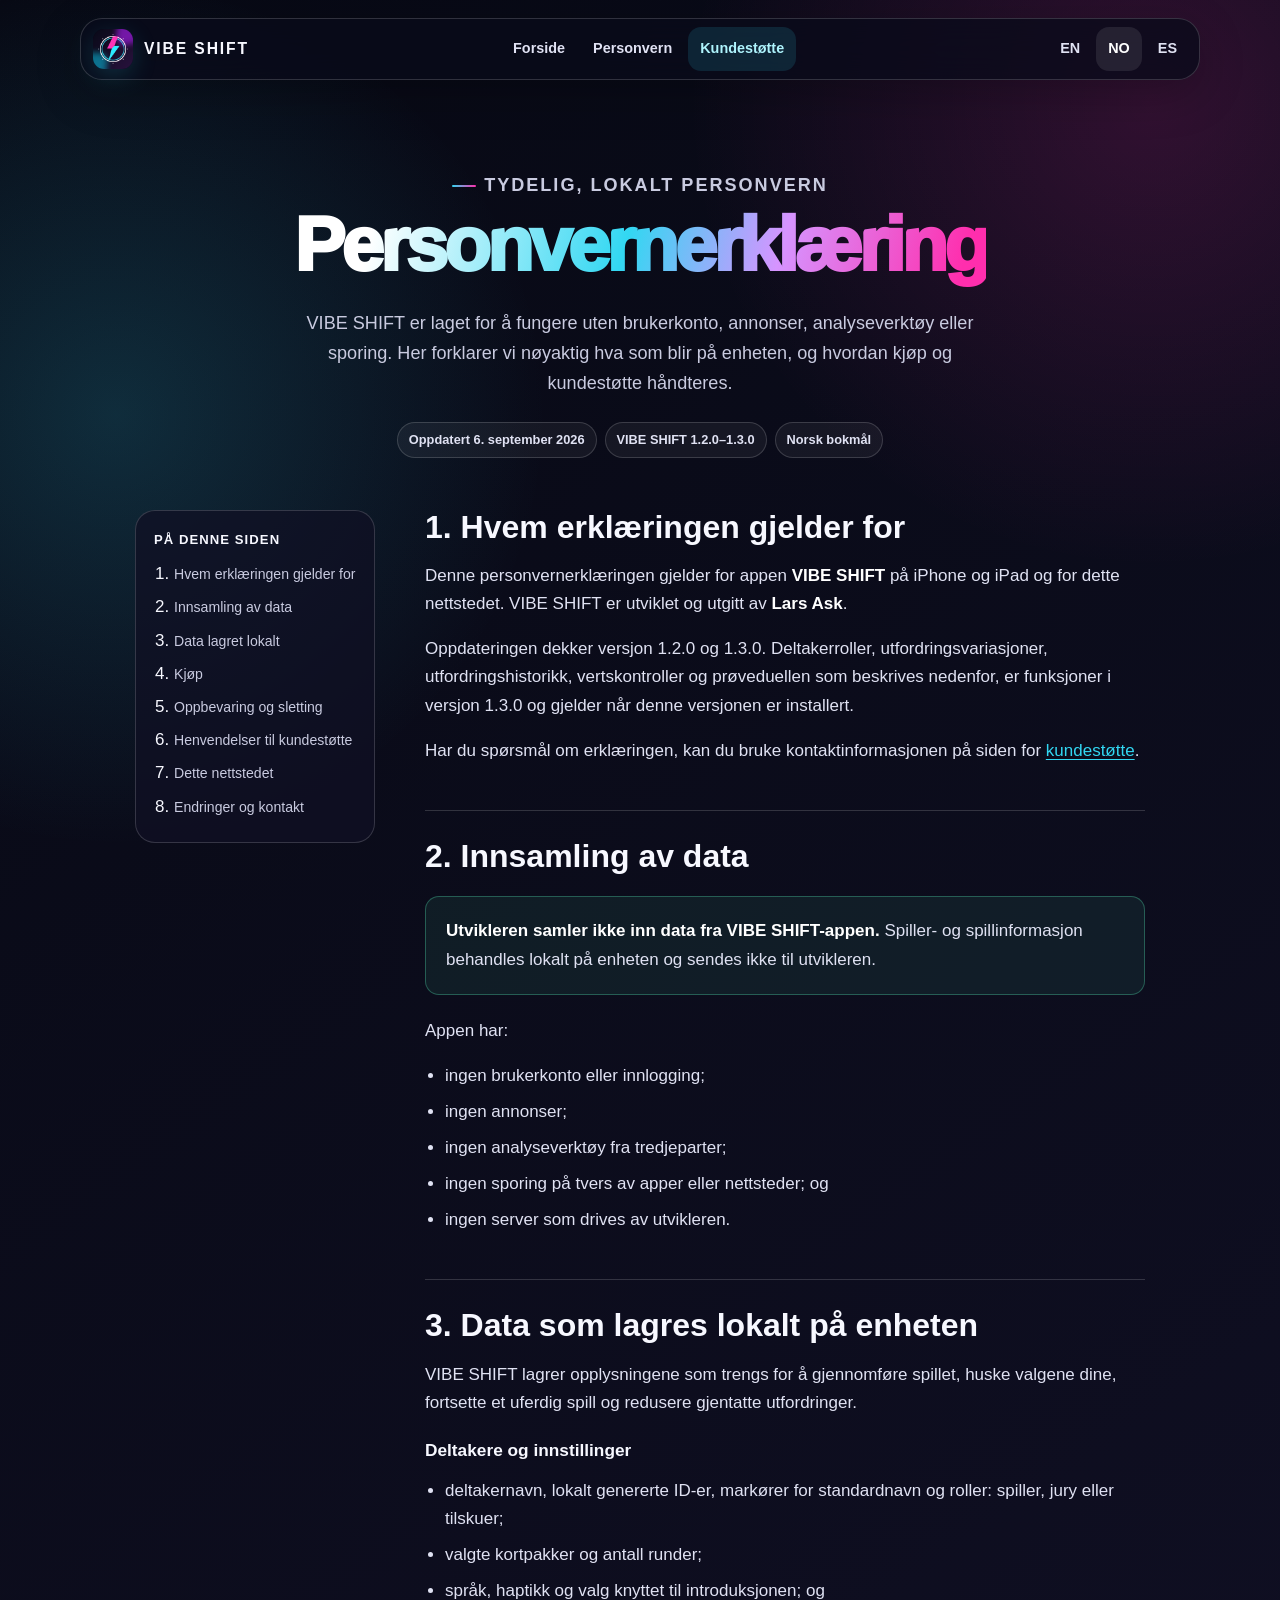
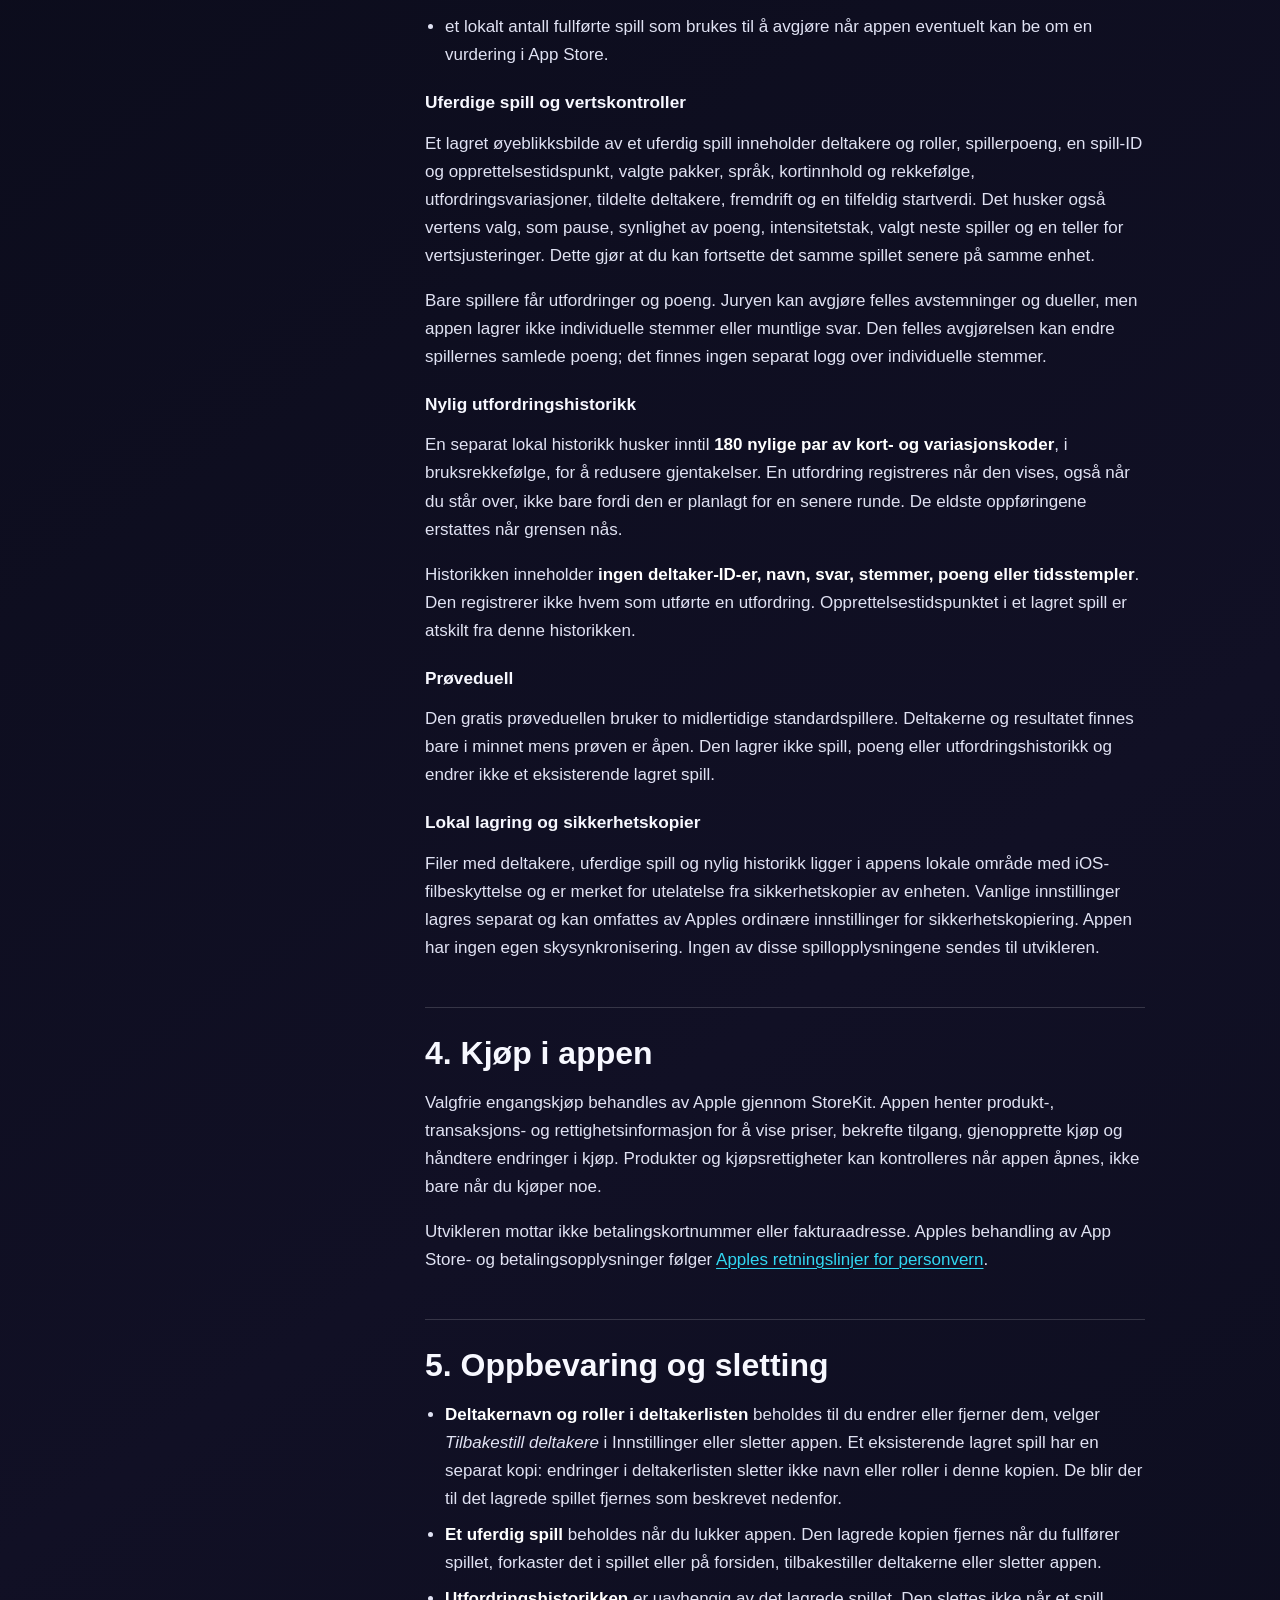
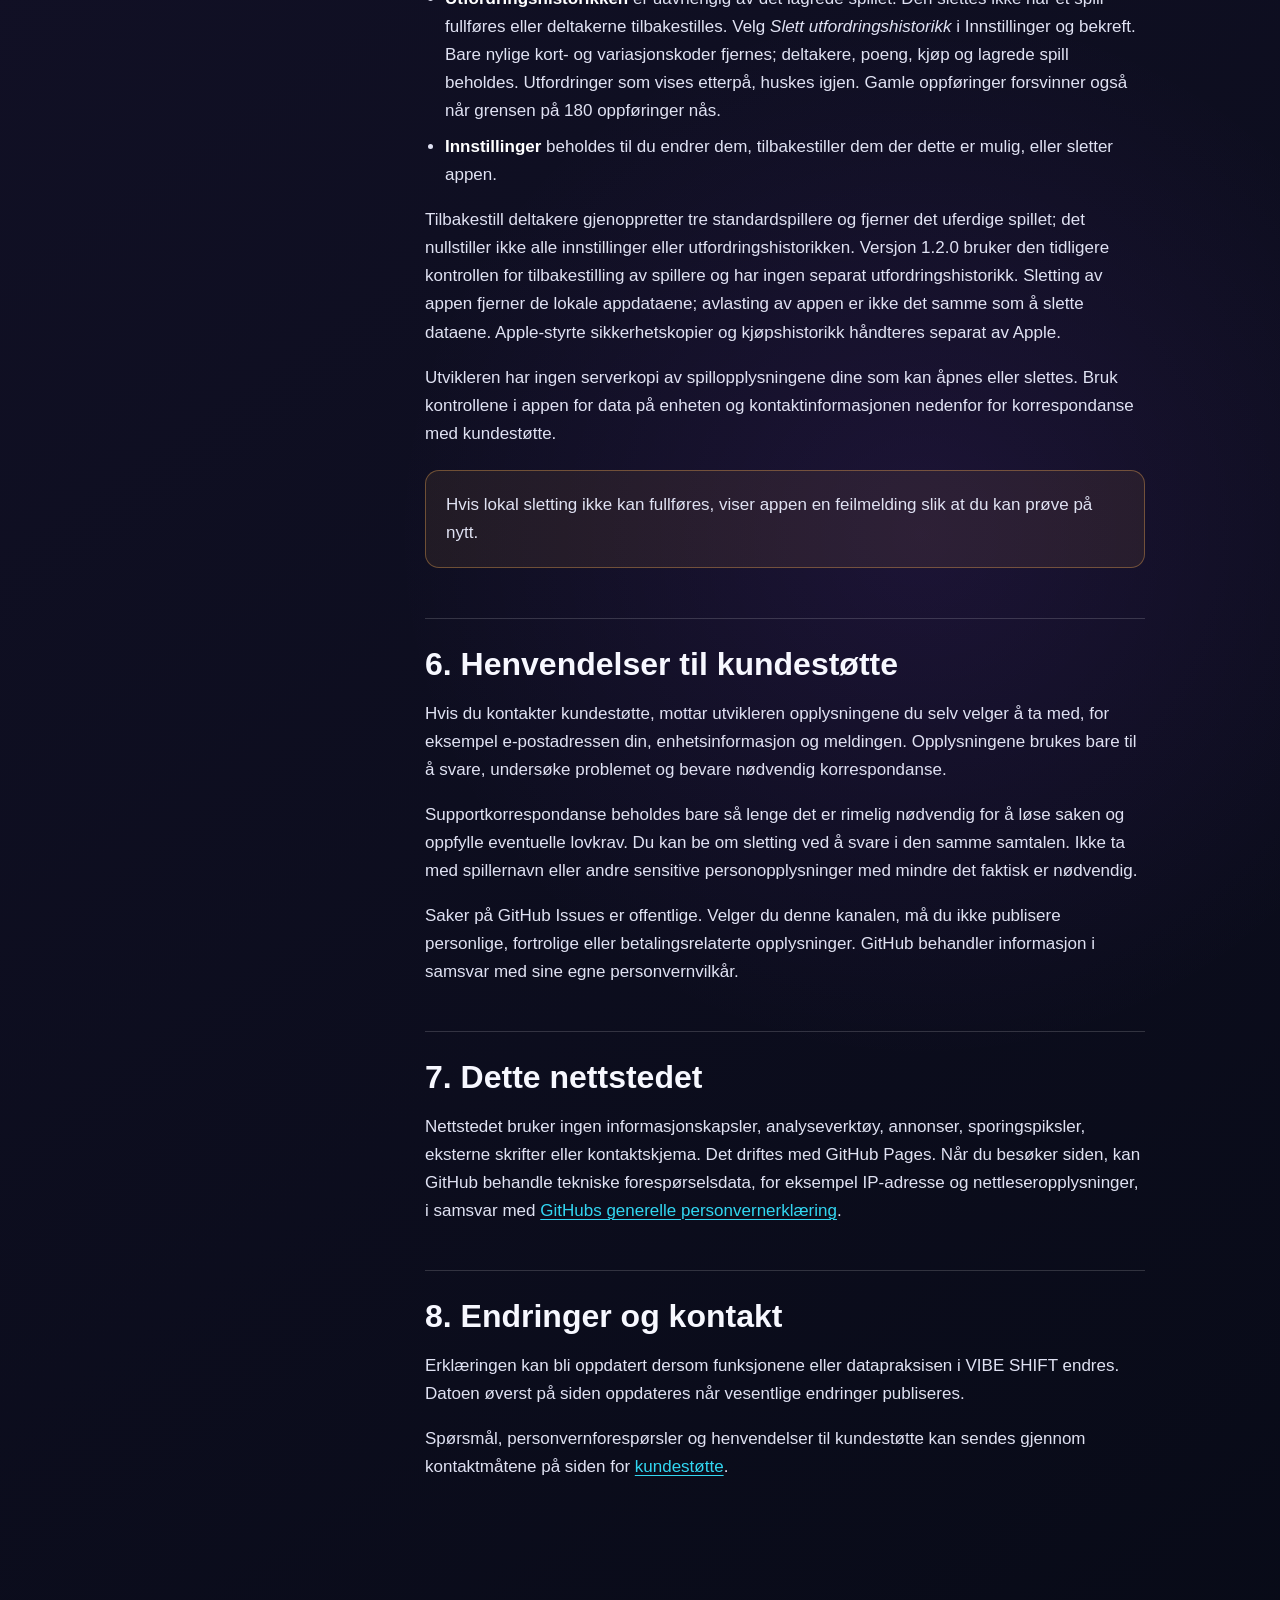
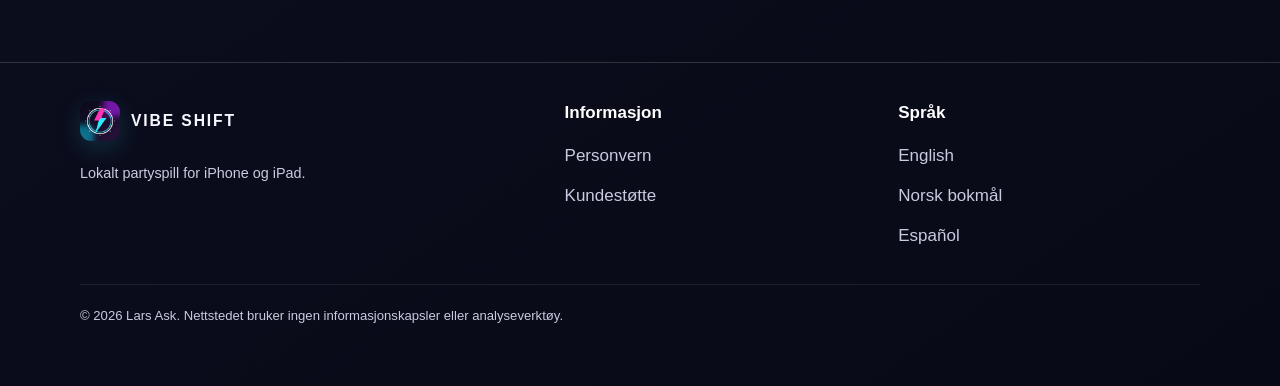
<file: nb/privacy/index.html>
<!doctype html>
<html lang="nb">
<head>
  <meta charset="utf-8">
  <meta name="viewport" content="width=device-width, initial-scale=1">
  <title>Personvernerklæring — VIBE SHIFT</title>
  <meta name="description" content="Personvernerklæring for partyspillet VIBE SHIFT: lokal lagring, kjøp, oppbevaring, sletting og kontaktinformasjon.">
  <meta name="theme-color" content="#070914"><meta name="referrer" content="strict-origin-when-cross-origin">
  <link rel="canonical" href="https://lars12345678911.github.io/vibeshift/nb/privacy/"><link rel="alternate" hreflang="en" href="https://lars12345678911.github.io/vibeshift/privacy/"><link rel="alternate" hreflang="nb" href="https://lars12345678911.github.io/vibeshift/nb/privacy/"><link rel="alternate" hreflang="es" href="https://lars12345678911.github.io/vibeshift/es/privacy/"><link rel="alternate" hreflang="x-default" href="https://lars12345678911.github.io/vibeshift/privacy/">
  <meta property="og:type" content="website"><meta property="og:title" content="Personvernerklæring — VIBE SHIFT"><meta property="og:description" content="Slik håndterer VIBE SHIFT lokale spilldata og kjøp."><meta property="og:url" content="https://lars12345678911.github.io/vibeshift/nb/privacy/">
  <link rel="icon" href="../../assets/app-icon.png" type="image/png"><link rel="apple-touch-icon" href="../../assets/app-icon.png"><link rel="stylesheet" href="../../styles.css">
</head>
<body>
  <a class="skip-link" href="#main">Gå til innholdet</a>
  <header class="site-header"><div class="container nav-shell"><a class="brand" href="../" aria-label="VIBE SHIFT-forsiden"><img src="../../assets/app-icon.png" width="40" height="40" alt=""><span class="wordmark">VIBE SHIFT</span></a><nav aria-label="Hovedmeny"><ul class="nav-links"><li><a href="../">Forside</a></li><li><a href="./" aria-current="page">Personvern</a></li><li><a class="nav-primary" href="../support/">Kundestøtte</a></li></ul></nav><nav aria-label="Språk"><ul class="language-links"><li><a href="../../privacy/" lang="en" aria-label="English">EN</a></li><li><a href="./" lang="nb" aria-current="page" aria-label="Norsk bokmål">NO</a></li><li><a href="../../es/privacy/" lang="es" aria-label="Español">ES</a></li></ul></nav></div></header>

  <main id="main">
    <header class="container page-hero"><p class="eyebrow">Tydelig, lokalt personvern</p><h1><span class="gradient-text">Personvernerklæring</span></h1><p>VIBE SHIFT er laget for å fungere uten brukerkonto, annonser, analyseverktøy eller sporing. Her forklarer vi nøyaktig hva som blir på enheten, og hvordan kjøp og kundestøtte håndteres.</p><div class="page-meta"><span class="tag">Oppdatert 6. september 2026</span><span class="tag">VIBE SHIFT 1.2.0–1.3.0</span><span class="tag">Norsk bokmål</span></div></header>

    <div class="container prose-layout">
      <nav class="toc" aria-label="På denne siden"><strong>På denne siden</strong><ol><li><a href="#omfang">Hvem erklæringen gjelder for</a></li><li><a href="#innsamling">Innsamling av data</a></li><li><a href="#lokale-data">Data lagret lokalt</a></li><li><a href="#kjop">Kjøp</a></li><li><a href="#oppbevaring">Oppbevaring og sletting</a></li><li><a href="#support">Henvendelser til kundestøtte</a></li><li><a href="#nettsted">Dette nettstedet</a></li><li><a href="#endringer">Endringer og kontakt</a></li></ol></nav>
      <article class="prose">
        <section id="omfang">
          <h2>1. Hvem erklæringen gjelder for</h2>
          <p>Denne personvernerklæringen gjelder for appen <strong>VIBE SHIFT</strong> på iPhone og iPad og for dette nettstedet. VIBE SHIFT er utviklet og utgitt av <strong>Lars Ask</strong>.</p>
          <p>Oppdateringen dekker versjon 1.2.0 og 1.3.0. Deltakerroller, utfordringsvariasjoner, utfordringshistorikk, vertskontroller og prøveduellen som beskrives nedenfor, er funksjoner i versjon 1.3.0 og gjelder når denne versjonen er installert.</p>
          <p>Har du spørsmål om erklæringen, kan du bruke kontaktinformasjonen på siden for <a href="../support/#kontakt">kundestøtte</a>.</p>
        </section>

        <section id="innsamling"><h2>2. Innsamling av data</h2><div class="fact-box"><p><strong>Utvikleren samler ikke inn data fra VIBE SHIFT-appen.</strong> Spiller- og spillinformasjon behandles lokalt på enheten og sendes ikke til utvikleren.</p></div><p>Appen har:</p><ul class="plain-list"><li>ingen brukerkonto eller innlogging;</li><li>ingen annonser;</li><li>ingen analyseverktøy fra tredjeparter;</li><li>ingen sporing på tvers av apper eller nettsteder; og</li><li>ingen server som drives av utvikleren.</li></ul></section>

        <section id="lokale-data">
          <h2>3. Data som lagres lokalt på enheten</h2>
          <p>VIBE SHIFT lagrer opplysningene som trengs for å gjennomføre spillet, huske valgene dine, fortsette et uferdig spill og redusere gjentatte utfordringer.</p>
          <h3>Deltakere og innstillinger</h3>
          <ul class="plain-list">
            <li>deltakernavn, lokalt genererte ID-er, markører for standardnavn og roller: spiller, jury eller tilskuer;</li>
            <li>valgte kortpakker og antall runder;</li>
            <li>språk, haptikk og valg knyttet til introduksjonen; og</li>
            <li>et lokalt antall fullførte spill som brukes til å avgjøre når appen eventuelt kan be om en vurdering i App Store.</li>
          </ul>
          <h3>Uferdige spill og vertskontroller</h3>
          <p>Et lagret øyeblikksbilde av et uferdig spill inneholder deltakere og roller, spillerpoeng, en spill-ID og opprettelsestidspunkt, valgte pakker, språk, kortinnhold og rekkefølge, utfordringsvariasjoner, tildelte deltakere, fremdrift og en tilfeldig startverdi. Det husker også vertens valg, som pause, synlighet av poeng, intensitetstak, valgt neste spiller og en teller for vertsjusteringer. Dette gjør at du kan fortsette det samme spillet senere på samme enhet.</p>
          <p>Bare spillere får utfordringer og poeng. Juryen kan avgjøre felles avstemninger og dueller, men appen lagrer ikke individuelle stemmer eller muntlige svar. Den felles avgjørelsen kan endre spillernes samlede poeng; det finnes ingen separat logg over individuelle stemmer.</p>
          <h3>Nylig utfordringshistorikk</h3>
          <p>En separat lokal historikk husker inntil <strong>180 nylige par av kort- og variasjonskoder</strong>, i bruksrekkefølge, for å redusere gjentakelser. En utfordring registreres når den vises, også når du står over, ikke bare fordi den er planlagt for en senere runde. De eldste oppføringene erstattes når grensen nås.</p>
          <p>Historikken inneholder <strong>ingen deltaker-ID-er, navn, svar, stemmer, poeng eller tidsstempler</strong>. Den registrerer ikke hvem som utførte en utfordring. Opprettelsestidspunktet i et lagret spill er atskilt fra denne historikken.</p>
          <h3>Prøveduell</h3>
          <p>Den gratis prøveduellen bruker to midlertidige standardspillere. Deltakerne og resultatet finnes bare i minnet mens prøven er åpen. Den lagrer ikke spill, poeng eller utfordringshistorikk og endrer ikke et eksisterende lagret spill.</p>
          <h3>Lokal lagring og sikkerhetskopier</h3>
          <p>Filer med deltakere, uferdige spill og nylig historikk ligger i appens lokale område med iOS-filbeskyttelse og er merket for utelatelse fra sikkerhetskopier av enheten. Vanlige innstillinger lagres separat og kan omfattes av Apples ordinære innstillinger for sikkerhetskopiering. Appen har ingen egen skysynkronisering. Ingen av disse spillopplysningene sendes til utvikleren.</p>
        </section>

        <section id="kjop">
          <h2>4. Kjøp i appen</h2>
          <p>Valgfrie engangskjøp behandles av Apple gjennom StoreKit. Appen henter produkt-, transaksjons- og rettighetsinformasjon for å vise priser, bekrefte tilgang, gjenopprette kjøp og håndtere endringer i kjøp. Produkter og kjøpsrettigheter kan kontrolleres når appen åpnes, ikke bare når du kjøper noe.</p>
          <p>Utvikleren mottar ikke betalingskortnummer eller fakturaadresse. Apples behandling av App Store- og betalingsopplysninger følger <a href="https://www.apple.com/no/legal/privacy/" rel="noreferrer">Apples retningslinjer for personvern</a>.</p>
        </section>

        <section id="oppbevaring">
          <h2>5. Oppbevaring og sletting</h2>
          <ul class="plain-list">
            <li><strong>Deltakernavn og roller i deltakerlisten</strong> beholdes til du endrer eller fjerner dem, velger <em>Tilbakestill deltakere</em> i Innstillinger eller sletter appen. Et eksisterende lagret spill har en separat kopi: endringer i deltakerlisten sletter ikke navn eller roller i denne kopien. De blir der til det lagrede spillet fjernes som beskrevet nedenfor.</li>
            <li><strong>Et uferdig spill</strong> beholdes når du lukker appen. Den lagrede kopien fjernes når du fullfører spillet, forkaster det i spillet eller på forsiden, tilbakestiller deltakerne eller sletter appen.</li>
            <li><strong>Utfordringshistorikken</strong> er uavhengig av det lagrede spillet. Den slettes ikke når et spill fullføres eller deltakerne tilbakestilles. Velg <em>Slett utfordringshistorikk</em> i Innstillinger og bekreft. Bare nylige kort- og variasjonskoder fjernes; deltakere, poeng, kjøp og lagrede spill beholdes. Utfordringer som vises etterpå, huskes igjen. Gamle oppføringer forsvinner også når grensen på 180 oppføringer nås.</li>
            <li><strong>Innstillinger</strong> beholdes til du endrer dem, tilbakestiller dem der dette er mulig, eller sletter appen.</li>
          </ul>
          <p>Tilbakestill deltakere gjenoppretter tre standardspillere og fjerner det uferdige spillet; det nullstiller ikke alle innstillinger eller utfordringshistorikken. Versjon 1.2.0 bruker den tidligere kontrollen for tilbakestilling av spillere og har ingen separat utfordringshistorikk. Sletting av appen fjerner de lokale appdataene; avlasting av appen er ikke det samme som å slette dataene. Apple-styrte sikkerhetskopier og kjøpshistorikk håndteres separat av Apple.</p>
          <p>Utvikleren har ingen serverkopi av spillopplysningene dine som kan åpnes eller slettes. Bruk kontrollene i appen for data på enheten og kontaktinformasjonen nedenfor for korrespondanse med kundestøtte.</p>
          <div class="notice"><p>Hvis lokal sletting ikke kan fullføres, viser appen en feilmelding slik at du kan prøve på nytt.</p></div>
        </section>

        <section id="support"><h2>6. Henvendelser til kundestøtte</h2><p>Hvis du kontakter kundestøtte, mottar utvikleren opplysningene du selv velger å ta med, for eksempel e-postadressen din, enhetsinformasjon og meldingen. Opplysningene brukes bare til å svare, undersøke problemet og bevare nødvendig korrespondanse.</p><p>Supportkorrespondanse beholdes bare så lenge det er rimelig nødvendig for å løse saken og oppfylle eventuelle lovkrav. Du kan be om sletting ved å svare i den samme samtalen. Ikke ta med spillernavn eller andre sensitive personopplysninger med mindre det faktisk er nødvendig.</p><p>Saker på GitHub Issues er offentlige. Velger du denne kanalen, må du ikke publisere personlige, fortrolige eller betalingsrelaterte opplysninger. GitHub behandler informasjon i samsvar med sine egne personvernvilkår.</p></section>

        <section id="nettsted"><h2>7. Dette nettstedet</h2><p>Nettstedet bruker ingen informasjonskapsler, analyseverktøy, annonser, sporingspiksler, eksterne skrifter eller kontaktskjema. Det driftes med GitHub Pages. Når du besøker siden, kan GitHub behandle tekniske forespørselsdata, for eksempel IP-adresse og nettleseropplysninger, i samsvar med <a href="https://docs.github.com/en/site-policy/privacy-policies/github-general-privacy-statement" rel="noreferrer">GitHubs generelle personvernerklæring</a>.</p></section>

        <section id="endringer"><h2>8. Endringer og kontakt</h2><p>Erklæringen kan bli oppdatert dersom funksjonene eller datapraksisen i VIBE SHIFT endres. Datoen øverst på siden oppdateres når vesentlige endringer publiseres.</p><p>Spørsmål, personvernforespørsler og henvendelser til kundestøtte kan sendes gjennom kontaktmåtene på siden for <a href="../support/#kontakt">kundestøtte</a>.</p></section>
      </article>
    </div>
  </main>

  <footer class="site-footer"><div class="container"><div class="footer-grid"><div class="footer-brand"><a class="brand" href="../"><img src="../../assets/app-icon.png" width="40" height="40" alt=""><span class="wordmark">VIBE SHIFT</span></a><p>Lokalt partyspill for iPhone og iPad.</p></div><div class="footer-column"><strong>Informasjon</strong><ul><li><a href="./">Personvern</a></li><li><a href="../support/">Kundestøtte</a></li></ul></div><div class="footer-column"><strong>Språk</strong><ul><li><a href="../../privacy/" lang="en">English</a></li><li><a href="./" lang="nb">Norsk bokmål</a></li><li><a href="../../es/privacy/" lang="es">Español</a></li></ul></div></div><p class="copyright">© 2026 Lars Ask. Nettstedet bruker ingen informasjonskapsler eller analyseverktøy.</p></div></footer>
</body>
</html>
</file>
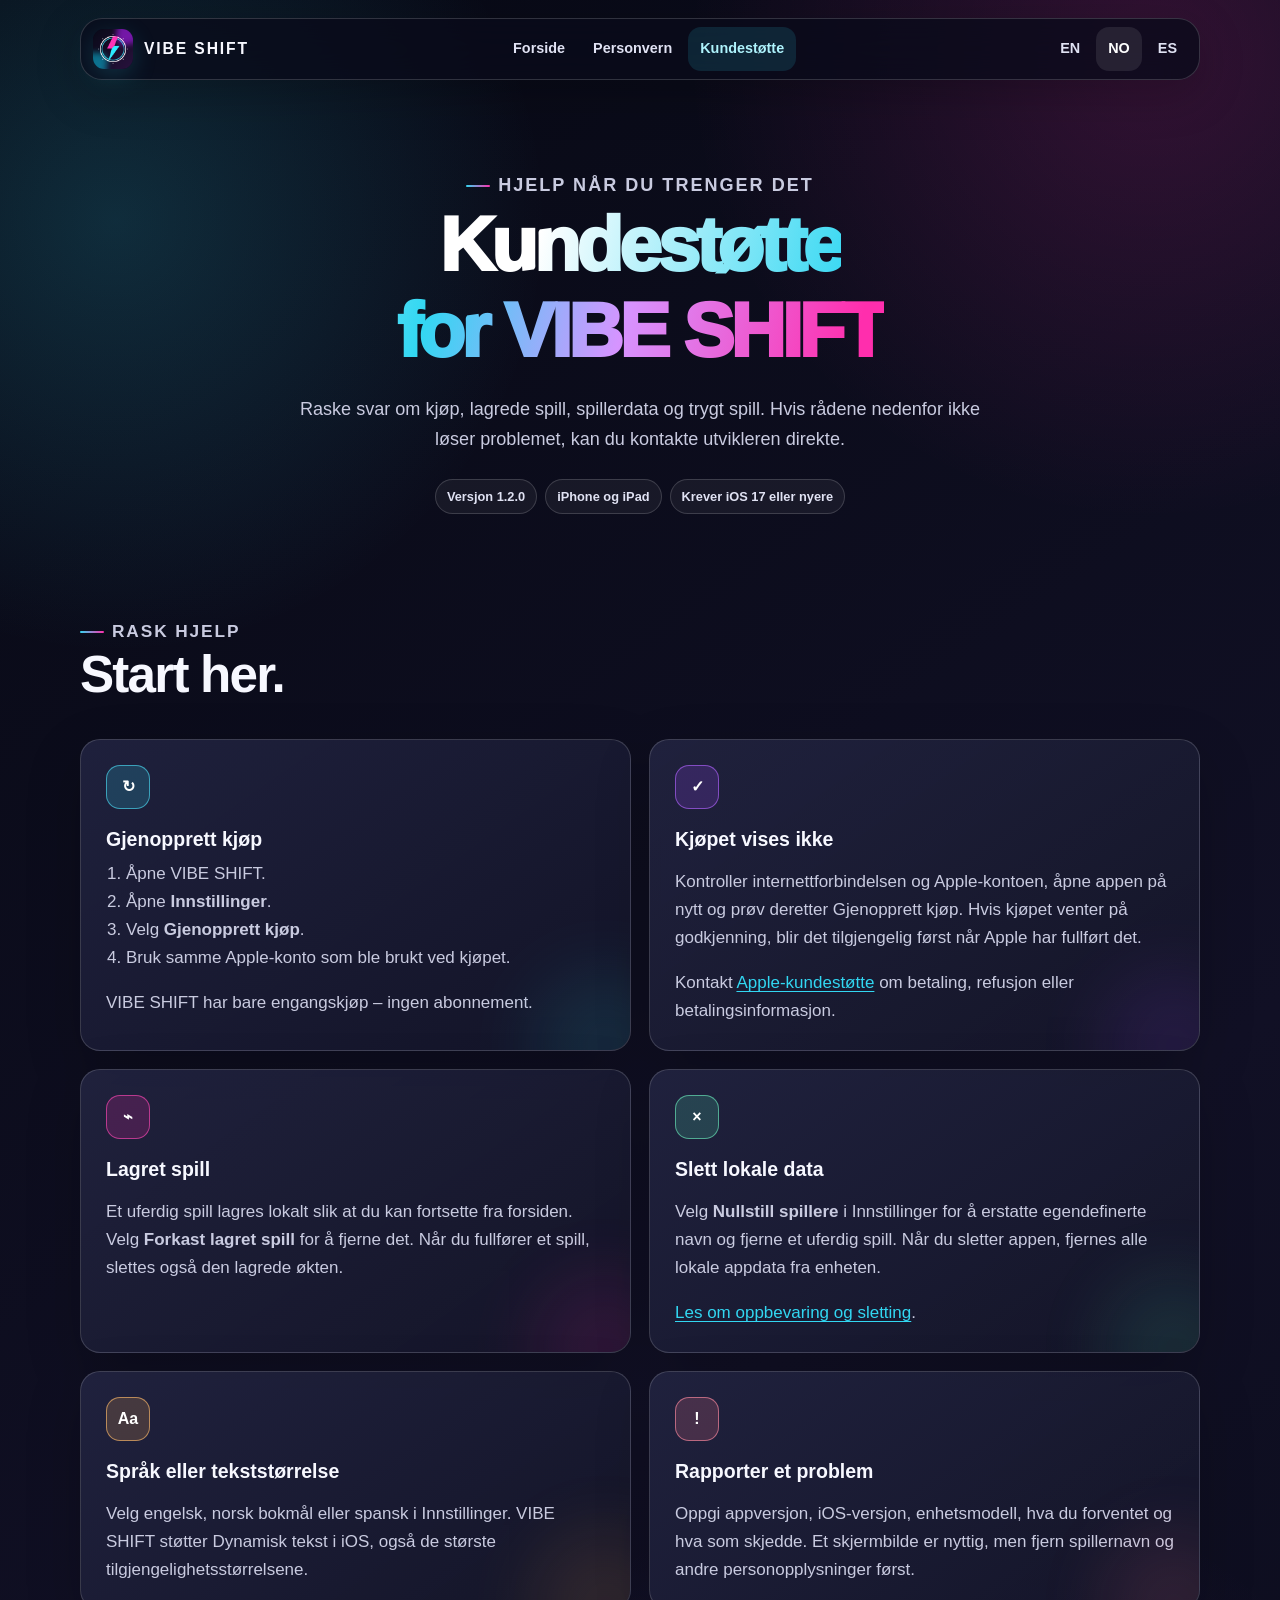
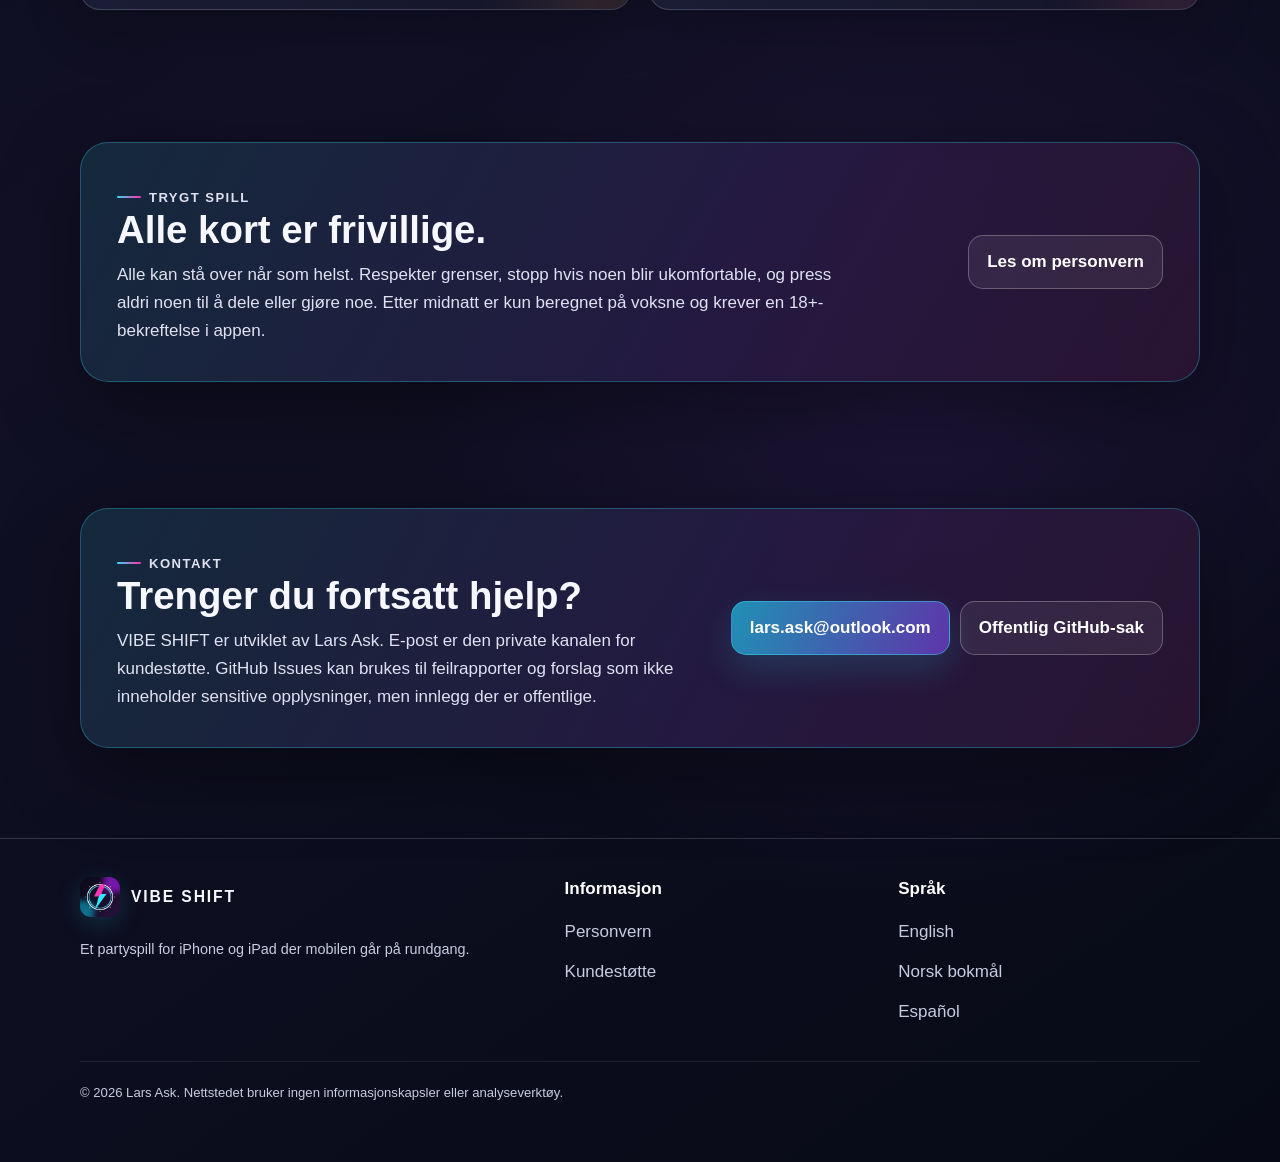
<file: nb/support/index.html>
<!doctype html>
<html lang="nb">
<head>
  <meta charset="utf-8">
  <meta name="viewport" content="width=device-width, initial-scale=1">
  <title>Kundestøtte — VIBE SHIFT</title>
  <meta name="description" content="Kundestøtte for VIBE SHIFT: gjenopprett kjøp, administrer lokale data, løs problemer og kontakt utvikleren.">
  <meta name="theme-color" content="#070914"><meta name="referrer" content="strict-origin-when-cross-origin">
  <link rel="canonical" href="https://lars12345678911.github.io/vibeshift/nb/support/"><link rel="alternate" hreflang="en" href="https://lars12345678911.github.io/vibeshift/support/"><link rel="alternate" hreflang="nb" href="https://lars12345678911.github.io/vibeshift/nb/support/"><link rel="alternate" hreflang="es" href="https://lars12345678911.github.io/vibeshift/es/support/"><link rel="alternate" hreflang="x-default" href="https://lars12345678911.github.io/vibeshift/support/">
  <meta property="og:type" content="website"><meta property="og:title" content="Kundestøtte — VIBE SHIFT"><meta property="og:description" content="Hjelp med kjøp, lokale data og VIBE SHIFT-spillet."><meta property="og:url" content="https://lars12345678911.github.io/vibeshift/nb/support/">
  <link rel="icon" href="../../assets/app-icon.png" type="image/png"><link rel="apple-touch-icon" href="../../assets/app-icon.png"><link rel="stylesheet" href="../../styles.css">
</head>
<body>
  <a class="skip-link" href="#main">Gå til innholdet</a>
  <header class="site-header"><div class="container nav-shell"><a class="brand" href="../" aria-label="VIBE SHIFT-forsiden"><img src="../../assets/app-icon.png" width="40" height="40" alt=""><span class="wordmark">VIBE SHIFT</span></a><nav aria-label="Hovedmeny"><ul class="nav-links"><li><a href="../">Forside</a></li><li><a href="../privacy/">Personvern</a></li><li><a class="nav-primary" href="./" aria-current="page">Kundestøtte</a></li></ul></nav><nav aria-label="Språk"><ul class="language-links"><li><a href="../../support/" lang="en" aria-label="English">EN</a></li><li><a href="./" lang="nb" aria-current="page" aria-label="Norsk bokmål">NO</a></li><li><a href="../../es/support/" lang="es" aria-label="Español">ES</a></li></ul></nav></div></header>

  <main id="main">
    <header class="container page-hero"><p class="eyebrow">Hjelp når du trenger det</p><h1><span class="gradient-text">Kundestøtte for VIBE SHIFT</span></h1><p>Raske svar om kjøp, lagrede spill, spillerdata og trygt spill. Hvis rådene nedenfor ikke løser problemet, kan du kontakte utvikleren direkte.</p><div class="page-meta"><span class="tag">Versjon 1.2.0</span><span class="tag">iPhone og iPad</span><span class="tag">Krever iOS 17 eller nyere</span></div></header>

    <section class="container section-compact" aria-labelledby="quick-help-title"><div class="section-heading"><p class="eyebrow">Rask hjelp</p><h2 id="quick-help-title">Start her.</h2></div><div class="support-grid">
      <article class="card" style="--accent: var(--cyan)"><span class="icon-tile" aria-hidden="true">↻</span><h3>Gjenopprett kjøp</h3><ol class="steps"><li>Åpne VIBE SHIFT.</li><li>Åpne <strong>Innstillinger</strong>.</li><li>Velg <strong>Gjenopprett kjøp</strong>.</li><li>Bruk samme Apple-konto som ble brukt ved kjøpet.</li></ol><p>VIBE SHIFT har bare engangskjøp – ingen abonnement.</p></article>
      <article class="card" style="--accent: var(--purple)"><span class="icon-tile" aria-hidden="true">✓</span><h3>Kjøpet vises ikke</h3><p>Kontroller internettforbindelsen og Apple-kontoen, åpne appen på nytt og prøv deretter Gjenopprett kjøp. Hvis kjøpet venter på godkjenning, blir det tilgjengelig først når Apple har fullført det.</p><p>Kontakt <a href="https://support.apple.com/no-no/billing" rel="noreferrer">Apple-kundestøtte</a> om betaling, refusjon eller betalingsinformasjon.</p></article>
      <article class="card" style="--accent: var(--pink)"><span class="icon-tile" aria-hidden="true">⌁</span><h3>Lagret spill</h3><p>Et uferdig spill lagres lokalt slik at du kan fortsette fra forsiden. Velg <strong>Forkast lagret spill</strong> for å fjerne det. Når du fullfører et spill, slettes også den lagrede økten.</p></article>
      <article class="card" style="--accent: var(--green)"><span class="icon-tile" aria-hidden="true">×</span><h3>Slett lokale data</h3><p>Velg <strong>Nullstill spillere</strong> i Innstillinger for å erstatte egendefinerte navn og fjerne et uferdig spill. Når du sletter appen, fjernes alle lokale appdata fra enheten.</p><p><a href="../privacy/#oppbevaring">Les om oppbevaring og sletting</a>.</p></article>
      <article class="card" style="--accent: var(--orange)"><span class="icon-tile" aria-hidden="true">Aa</span><h3>Språk eller tekststørrelse</h3><p>Velg engelsk, norsk bokmål eller spansk i Innstillinger. VIBE SHIFT støtter Dynamisk tekst i iOS, også de største tilgjengelighetsstørrelsene.</p></article>
      <article class="card" style="--accent: var(--danger)"><span class="icon-tile" aria-hidden="true">!</span><h3>Rapporter et problem</h3><p>Oppgi appversjon, iOS-versjon, enhetsmodell, hva du forventet og hva som skjedde. Et skjermbilde er nyttig, men fjern spillernavn og andre personopplysninger først.</p></article>
    </div></section>

    <section class="container section" id="trygt-spill" aria-labelledby="safe-play-title"><div class="safe-banner"><div><p class="eyebrow">Trygt spill</p><h2 id="safe-play-title">Alle kort er frivillige.</h2><p>Alle kan stå over når som helst. Respekter grenser, stopp hvis noen blir ukomfortable, og press aldri noen til å dele eller gjøre noe. Etter midnatt er kun beregnet på voksne og krever en 18+-bekreftelse i appen.</p></div><a class="button button-secondary" href="../privacy/">Les om personvern</a></div></section>

    <section class="container" id="kontakt" aria-labelledby="contact-title"><div class="contact-panel"><div><p class="eyebrow">Kontakt</p><h2 id="contact-title">Trenger du fortsatt hjelp?</h2><p>VIBE SHIFT er utviklet av Lars Ask. E-post er den private kanalen for kundestøtte. GitHub Issues kan brukes til feilrapporter og forslag som ikke inneholder sensitive opplysninger, men innlegg der er offentlige.</p></div><div class="contact-methods"><a class="button button-primary" href="mailto:lars.ask@outlook.com">lars.ask@outlook.com</a><a class="button button-secondary" href="https://github.com/lars12345678911/vibeshift/issues/new" rel="noreferrer">Offentlig GitHub-sak</a></div></div></section>
  </main>

  <footer class="site-footer"><div class="container"><div class="footer-grid"><div class="footer-brand"><a class="brand" href="../"><img src="../../assets/app-icon.png" width="40" height="40" alt=""><span class="wordmark">VIBE SHIFT</span></a><p>Et partyspill for iPhone og iPad der mobilen går på rundgang.</p></div><div class="footer-column"><strong>Informasjon</strong><ul><li><a href="../privacy/">Personvern</a></li><li><a href="./">Kundestøtte</a></li></ul></div><div class="footer-column"><strong>Språk</strong><ul><li><a href="../../support/" lang="en">English</a></li><li><a href="./" lang="nb">Norsk bokmål</a></li><li><a href="../../es/support/" lang="es">Español</a></li></ul></div></div><p class="copyright">© 2026 Lars Ask. Nettstedet bruker ingen informasjonskapsler eller analyseverktøy.</p></div></footer>
</body>
</html>
</file>
<file: styles.css>
:root {
  color-scheme: dark;
  --bg: #070914;
  --bg-soft: #101126;
  --surface: rgba(27, 29, 52, 0.88);
  --surface-strong: #1e2038;
  --surface-soft: rgba(255, 255, 255, 0.055);
  --line: rgba(255, 255, 255, 0.16);
  --line-strong: rgba(255, 255, 255, 0.26);
  --text: #f7f8ff;
  --muted: #c9cbe0;
  --muted-strong: #e0e2f3;
  --cyan: #32d7f2;
  --pink: #ff2ead;
  --purple: #a64dff;
  --green: #55e7b1;
  --orange: #ffb155;
  --danger: #ff7b92;
  --shadow: 0 24px 80px rgba(0, 0, 0, 0.36);
  --radius-sm: 14px;
  --radius-md: 20px;
  --radius-lg: 28px;
  --radius-xl: 38px;
  --content: 1120px;
  --reading: 720px;
}

* {
  box-sizing: border-box;
}

html {
  scroll-behavior: smooth;
}

body {
  min-height: 100vh;
  margin: 0;
  overflow-x: hidden;
  background:
    radial-gradient(circle at 9% 8%, rgba(50, 215, 242, 0.17), transparent 27rem),
    radial-gradient(circle at 90% 2%, rgba(255, 46, 173, 0.16), transparent 29rem),
    radial-gradient(circle at 72% 72%, rgba(166, 77, 255, 0.1), transparent 33rem),
    linear-gradient(145deg, #070914 0%, #111025 52%, #070a16 100%);
  color: var(--text);
  font-family: -apple-system, BlinkMacSystemFont, "Segoe UI", sans-serif;
  font-size: 17px;
  line-height: 1.65;
  text-rendering: optimizeLegibility;
  -webkit-font-smoothing: antialiased;
}

body::before {
  position: fixed;
  z-index: -1;
  inset: 0;
  content: "";
  opacity: 0.22;
  pointer-events: none;
  background-image:
    linear-gradient(rgba(255, 255, 255, 0.018) 1px, transparent 1px),
    linear-gradient(90deg, rgba(255, 255, 255, 0.018) 1px, transparent 1px);
  background-size: 44px 44px;
  mask-image: linear-gradient(to bottom, black, transparent 88%);
}

a {
  color: var(--cyan);
  text-underline-offset: 0.18em;
  text-decoration-thickness: 0.08em;
}

a:hover {
  color: #8eebf8;
}

img {
  display: block;
  max-width: 100%;
}

button,
a {
  -webkit-tap-highlight-color: transparent;
}

:focus-visible {
  outline: 3px solid #ffffff;
  outline-offset: 4px;
  border-radius: 8px;
}

.skip-link {
  position: fixed;
  z-index: 100;
  top: 12px;
  left: 12px;
  padding: 10px 14px;
  transform: translateY(-170%);
  border-radius: 12px;
  background: #ffffff;
  color: #070914;
  font-weight: 800;
}

.skip-link:focus {
  transform: translateY(0);
}

.container {
  width: min(calc(100% - 36px), var(--content));
  margin-inline: auto;
}

.site-header {
  position: relative;
  z-index: 10;
  padding: 18px 0;
}

.nav-shell {
  display: flex;
  align-items: center;
  justify-content: space-between;
  min-height: 58px;
  gap: 18px;
  padding: 8px 10px 8px 12px;
  border: 1px solid var(--line);
  border-radius: 22px;
  background: rgba(9, 11, 26, 0.78);
  box-shadow: 0 14px 46px rgba(0, 0, 0, 0.22);
  backdrop-filter: blur(18px);
  -webkit-backdrop-filter: blur(18px);
}

.brand {
  display: inline-flex;
  align-items: center;
  min-height: 44px;
  gap: 11px;
  color: var(--text);
  text-decoration: none;
}

.brand img {
  width: 40px;
  height: 40px;
  border-radius: 11px;
  box-shadow: 0 7px 24px rgba(50, 215, 242, 0.17);
}

.wordmark {
  font-family: ui-rounded, -apple-system, BlinkMacSystemFont, "Segoe UI", sans-serif;
  font-size: 0.98rem;
  font-weight: 900;
  letter-spacing: 0.12em;
}

.nav-links,
.language-links {
  display: flex;
  align-items: center;
  gap: 4px;
  margin: 0;
  padding: 0;
  list-style: none;
}

.nav-links a,
.language-links a {
  display: inline-flex;
  align-items: center;
  justify-content: center;
  min-height: 44px;
  padding: 8px 12px;
  border-radius: 13px;
  color: var(--muted-strong);
  font-size: 0.9rem;
  font-weight: 720;
  text-decoration: none;
}

.nav-links a:hover,
.language-links a:hover,
.language-links a[aria-current="page"] {
  background: rgba(255, 255, 255, 0.09);
  color: #ffffff;
}

.nav-links .nav-primary {
  background: rgba(50, 215, 242, 0.13);
  color: #aef3fc;
}

.hero {
  display: grid;
  grid-template-columns: minmax(0, 1.05fr) minmax(320px, 0.95fr);
  align-items: center;
  min-height: 700px;
  gap: 64px;
  padding: 72px 0 92px;
}

.eyebrow {
  display: inline-flex;
  align-items: center;
  gap: 8px;
  margin: 0 0 18px;
  color: #aef3fc;
  font-size: 0.82rem;
  font-weight: 820;
  letter-spacing: 0.11em;
  text-transform: uppercase;
}

.eyebrow::before {
  width: 24px;
  height: 2px;
  border-radius: 999px;
  background: linear-gradient(90deg, var(--cyan), var(--pink));
  content: "";
}

h1,
h2,
h3 {
  margin-top: 0;
  font-family: ui-rounded, -apple-system, BlinkMacSystemFont, "Segoe UI", sans-serif;
  line-height: 1.12;
  text-wrap: balance;
}

h1 {
  max-width: 780px;
  margin-bottom: 22px;
  font-size: clamp(3.1rem, 7.4vw, 6.6rem);
  font-weight: 950;
  letter-spacing: -0.055em;
}

.gradient-text {
  color: transparent;
  background: linear-gradient(105deg, #ffffff 12%, var(--cyan) 48%, #d694ff 70%, var(--pink) 96%);
  background-clip: text;
  -webkit-background-clip: text;
}

.hero-copy {
  max-width: 640px;
  margin: 0 0 30px;
  color: var(--muted);
  font-size: clamp(1.08rem, 1.8vw, 1.28rem);
  line-height: 1.62;
}

.actions {
  display: flex;
  flex-wrap: wrap;
  gap: 12px;
  margin: 30px 0 28px;
}

.button {
  display: inline-flex;
  align-items: center;
  justify-content: center;
  min-height: 50px;
  gap: 9px;
  padding: 12px 18px;
  border: 1px solid var(--line-strong);
  border-radius: 15px;
  color: #ffffff;
  font-weight: 820;
  text-decoration: none;
  transition: transform 160ms ease, border-color 160ms ease, background 160ms ease;
}

.button:hover {
  transform: translateY(-2px);
  color: #ffffff;
}

.button-primary {
  border-color: rgba(50, 215, 242, 0.5);
  background: linear-gradient(110deg, rgba(32, 152, 189, 0.94), rgba(98, 55, 177, 0.94));
  box-shadow: 0 14px 34px rgba(50, 215, 242, 0.16);
}

.button-secondary {
  background: rgba(255, 255, 255, 0.07);
}

.trust-list {
  display: flex;
  flex-wrap: wrap;
  gap: 8px;
  margin: 0;
  padding: 0;
  list-style: none;
}

.trust-list li,
.tag {
  display: inline-flex;
  align-items: center;
  min-height: 34px;
  gap: 7px;
  padding: 6px 11px;
  border: 1px solid var(--line);
  border-radius: 999px;
  background: rgba(255, 255, 255, 0.05);
  color: var(--muted-strong);
  font-size: 0.8rem;
  font-weight: 720;
}

.trust-list li::before {
  color: var(--green);
  content: "✓";
  font-weight: 950;
}

.hero-art {
  position: relative;
  min-height: 590px;
}

.app-icon-large {
  position: absolute;
  z-index: 4;
  top: 0;
  right: 3%;
  width: clamp(94px, 13vw, 138px);
  border: 1px solid rgba(255, 255, 255, 0.32);
  border-radius: 29%;
  box-shadow: 0 24px 70px rgba(255, 46, 173, 0.22), 0 14px 40px rgba(0, 0, 0, 0.46);
}

.phone-stack {
  position: absolute;
  inset: 55px 0 0;
}

.phone-shot {
  position: absolute;
  top: 0;
  width: min(55%, 285px);
  overflow: hidden;
  border: 7px solid #17182a;
  border-radius: 38px;
  background: #17182a;
  box-shadow: 0 30px 80px rgba(0, 0, 0, 0.5);
}

.phone-shot img {
  width: 100%;
  border-radius: 30px;
}

.phone-shot:nth-child(1) {
  z-index: 3;
  left: 14%;
  transform: rotate(-5deg);
}

.phone-shot:nth-child(2) {
  z-index: 2;
  top: 50px;
  right: 2%;
  transform: rotate(7deg);
}

.glow-orb {
  position: absolute;
  z-index: -1;
  width: 360px;
  height: 360px;
  border-radius: 50%;
  opacity: 0.34;
  filter: blur(68px);
  background: linear-gradient(135deg, var(--cyan), var(--purple), var(--pink));
  inset: 18% auto auto 17%;
}

section {
  scroll-margin-top: 32px;
}

.section {
  padding: 84px 0;
}

.section-compact {
  padding: 48px 0;
}

.section-heading {
  max-width: 720px;
  margin-bottom: 36px;
}

.section-heading h2 {
  margin-bottom: 14px;
  font-size: clamp(2rem, 4vw, 3.25rem);
  letter-spacing: -0.035em;
}

.section-heading p {
  margin: 0;
  color: var(--muted);
  font-size: 1.08rem;
}

.grid-3,
.grid-2,
.feature-grid,
.support-grid {
  display: grid;
  gap: 18px;
}

.grid-3,
.feature-grid {
  grid-template-columns: repeat(3, minmax(0, 1fr));
}

.grid-2,
.support-grid {
  grid-template-columns: repeat(2, minmax(0, 1fr));
}

.card {
  position: relative;
  padding: 25px;
  overflow: hidden;
  border: 1px solid var(--line);
  border-radius: var(--radius-md);
  background: linear-gradient(145deg, rgba(35, 37, 67, 0.84), rgba(20, 21, 40, 0.88));
  box-shadow: 0 18px 55px rgba(0, 0, 0, 0.2);
}

.card::after {
  position: absolute;
  right: -50px;
  bottom: -70px;
  width: 150px;
  height: 150px;
  border-radius: 50%;
  opacity: 0.11;
  background: var(--accent, var(--cyan));
  filter: blur(34px);
  content: "";
}

.card-number,
.icon-tile {
  display: inline-flex;
  align-items: center;
  justify-content: center;
  width: 44px;
  height: 44px;
  margin-bottom: 20px;
  border: 1px solid color-mix(in srgb, var(--accent, var(--cyan)) 55%, white 8%);
  border-radius: 14px;
  background: color-mix(in srgb, var(--accent, var(--cyan)) 18%, transparent);
  color: #ffffff;
  font-size: 1rem;
  font-weight: 900;
}

.card h3 {
  margin-bottom: 9px;
  font-size: 1.22rem;
}

.card p,
.card li {
  color: var(--muted);
}

.card p:last-child,
.card ul:last-child {
  margin-bottom: 0;
}

.pack-card {
  min-height: 190px;
}

.pack-label {
  display: inline-block;
  margin-bottom: 16px;
  padding: 5px 9px;
  border: 1px solid var(--line);
  border-radius: 999px;
  color: var(--muted-strong);
  font-size: 0.72rem;
  font-weight: 850;
  letter-spacing: 0.08em;
  text-transform: uppercase;
}

.privacy-banner,
.safe-banner,
.contact-panel {
  display: grid;
  grid-template-columns: minmax(0, 1fr) auto;
  align-items: center;
  gap: 32px;
  padding: 36px;
  border: 1px solid rgba(50, 215, 242, 0.3);
  border-radius: var(--radius-lg);
  background:
    linear-gradient(120deg, rgba(50, 215, 242, 0.12), rgba(166, 77, 255, 0.13) 58%, rgba(255, 46, 173, 0.1)),
    rgba(17, 18, 36, 0.9);
  box-shadow: var(--shadow);
}

.privacy-banner h2,
.safe-banner h2,
.contact-panel h2 {
  margin-bottom: 10px;
  font-size: clamp(1.7rem, 3vw, 2.45rem);
}

.privacy-banner p,
.safe-banner p,
.contact-panel p {
  max-width: 720px;
  margin: 0;
  color: var(--muted-strong);
}

.screenshot-strip {
  display: grid;
  grid-template-columns: repeat(3, minmax(0, 1fr));
  align-items: end;
  gap: 20px;
  padding: 30px;
  overflow: hidden;
  border: 1px solid var(--line);
  border-radius: var(--radius-xl);
  background: rgba(9, 11, 27, 0.72);
}

.screenshot-strip figure {
  margin: 0;
}

.screenshot-strip img {
  width: 100%;
  border: 5px solid #191a2c;
  border-radius: 30px;
  box-shadow: 0 20px 44px rgba(0, 0, 0, 0.44);
}

.screenshot-strip figure:nth-child(2) {
  transform: translateY(-18px);
}

.screenshot-strip figcaption {
  margin-top: 12px;
  color: var(--muted);
  font-size: 0.85rem;
  text-align: center;
}

.page-hero {
  padding: 70px 0 52px;
  text-align: center;
}

.page-hero .eyebrow {
  justify-content: center;
}

.page-hero h1 {
  max-width: 860px;
  margin-inline: auto;
  font-size: clamp(2.65rem, 6vw, 5.2rem);
}

.page-hero p {
  max-width: 710px;
  margin: 0 auto;
  color: var(--muted);
  font-size: 1.13rem;
}

.page-meta {
  display: flex;
  flex-wrap: wrap;
  justify-content: center;
  gap: 8px;
  margin-top: 24px;
}

.prose-layout {
  display: grid;
  grid-template-columns: 240px minmax(0, var(--reading));
  justify-content: center;
  align-items: start;
  gap: 50px;
  padding-bottom: 96px;
}

.toc {
  position: sticky;
  top: 22px;
  padding: 18px;
  border: 1px solid var(--line);
  border-radius: var(--radius-md);
  background: rgba(16, 17, 36, 0.76);
}

.toc strong {
  display: block;
  margin-bottom: 8px;
  font-size: 0.82rem;
  letter-spacing: 0.08em;
  text-transform: uppercase;
}

.toc ol {
  margin: 0;
  padding-left: 20px;
}

.toc a {
  display: inline-block;
  padding: 5px 0;
  color: var(--muted);
  font-size: 0.88rem;
  text-decoration: none;
}

.toc a:hover {
  color: #ffffff;
}

.prose {
  min-width: 0;
}

.prose section {
  padding: 28px 0;
  border-bottom: 1px solid var(--line);
}

.prose section:first-child {
  padding-top: 0;
}

.prose section:last-child {
  border-bottom: 0;
}

.prose h2 {
  margin-bottom: 14px;
  font-size: clamp(1.45rem, 2.5vw, 2rem);
}

.prose h3 {
  margin: 24px 0 8px;
  font-size: 1.08rem;
}

.prose p,
.prose li {
  color: var(--muted-strong);
}

.prose li + li {
  margin-top: 8px;
}

.prose strong {
  color: #ffffff;
}

.plain-list {
  padding-left: 1.25rem;
}

.fact-box,
.notice {
  margin: 22px 0;
  padding: 20px;
  border: 1px solid rgba(85, 231, 177, 0.32);
  border-radius: var(--radius-sm);
  background: rgba(85, 231, 177, 0.08);
}

.notice {
  border-color: rgba(255, 177, 85, 0.35);
  background: rgba(255, 177, 85, 0.08);
}

.fact-box p,
.notice p {
  margin: 0;
}

.support-grid .card {
  min-height: 220px;
}

.steps {
  margin: 0;
  padding-left: 1.25rem;
}

.contact-panel {
  margin: 42px 0 90px;
}

.contact-methods {
  display: flex;
  flex-wrap: wrap;
  justify-content: flex-end;
  gap: 10px;
}

.site-footer {
  margin-top: 40px;
  padding: 36px 0 46px;
  border-top: 1px solid var(--line);
}

.footer-grid {
  display: grid;
  grid-template-columns: 1.2fr 0.8fr 0.8fr;
  gap: 32px;
}

.footer-brand p {
  max-width: 420px;
  margin: 12px 0 0;
  color: var(--muted);
  font-size: 0.9rem;
}

.footer-column strong {
  display: block;
  margin-bottom: 9px;
  color: #ffffff;
}

.footer-column ul {
  margin: 0;
  padding: 0;
  list-style: none;
}

.footer-column a {
  display: inline-block;
  min-height: 38px;
  padding: 6px 0;
  color: var(--muted);
  text-decoration: none;
}

.footer-column a:hover {
  color: #ffffff;
}

.copyright {
  margin-top: 28px;
  padding-top: 20px;
  border-top: 1px solid rgba(255, 255, 255, 0.09);
  color: var(--muted);
  font-size: 0.82rem;
}

@media (max-width: 900px) {
  .nav-links {
    display: none;
  }

  .hero {
    grid-template-columns: 1fr;
    min-height: 0;
    gap: 30px;
    padding-top: 52px;
  }

  .hero-copy-block {
    text-align: center;
  }

  .hero .eyebrow,
  .hero .actions,
  .hero .trust-list {
    justify-content: center;
  }

  .hero-copy {
    margin-inline: auto;
  }

  .hero-art {
    min-height: 560px;
    max-width: 560px;
    width: 100%;
    margin-inline: auto;
  }

  .grid-3,
  .feature-grid {
    grid-template-columns: repeat(2, minmax(0, 1fr));
  }

  .prose-layout {
    grid-template-columns: minmax(0, var(--reading));
  }

  .toc {
    position: static;
  }
}

@media (max-width: 680px) {
  body {
    font-size: 16px;
  }

  .container {
    width: min(calc(100% - 24px), var(--content));
  }

  .wordmark {
    font-size: 0.84rem;
  }

  .language-links a {
    min-width: 42px;
    padding-inline: 8px;
    font-size: 0.78rem;
  }

  .hero {
    padding: 42px 0 64px;
  }

  h1 {
    font-size: clamp(2.8rem, 15vw, 4.5rem);
  }

  .hero-art {
    min-height: 450px;
  }

  .phone-shot {
    width: min(60%, 248px);
    border-width: 5px;
    border-radius: 31px;
  }

  .phone-shot img {
    border-radius: 25px;
  }

  .app-icon-large {
    right: 0;
  }

  .section {
    padding: 64px 0;
  }

  .grid-3,
  .grid-2,
  .feature-grid,
  .support-grid,
  .footer-grid {
    grid-template-columns: 1fr;
  }

  .screenshot-strip {
    grid-template-columns: 1fr;
    max-width: 390px;
    margin-inline: auto;
  }

  .screenshot-strip figure:nth-child(2) {
    transform: none;
  }

  .privacy-banner,
  .safe-banner,
  .contact-panel {
    grid-template-columns: 1fr;
    padding: 26px;
  }

  .contact-methods {
    justify-content: flex-start;
  }

  .page-hero {
    padding-top: 48px;
  }

  .page-hero h1 {
    font-size: clamp(2.5rem, 13vw, 4rem);
  }
}

@media (prefers-reduced-motion: reduce) {
  html {
    scroll-behavior: auto;
  }

  *,
  *::before,
  *::after {
    scroll-behavior: auto !important;
    transition-duration: 0.01ms !important;
    animation-duration: 0.01ms !important;
    animation-iteration-count: 1 !important;
  }
}

@media (prefers-reduced-transparency: reduce) {
  .nav-shell,
  .card,
  .toc {
    background: var(--surface-strong);
    backdrop-filter: none;
    -webkit-backdrop-filter: none;
  }
}

@media (forced-colors: active) {
  .gradient-text {
    color: CanvasText;
  }

  .card,
  .nav-shell,
  .privacy-banner,
  .safe-banner,
  .contact-panel,
  .screenshot-strip {
    border: 2px solid CanvasText;
  }
}
</file>
